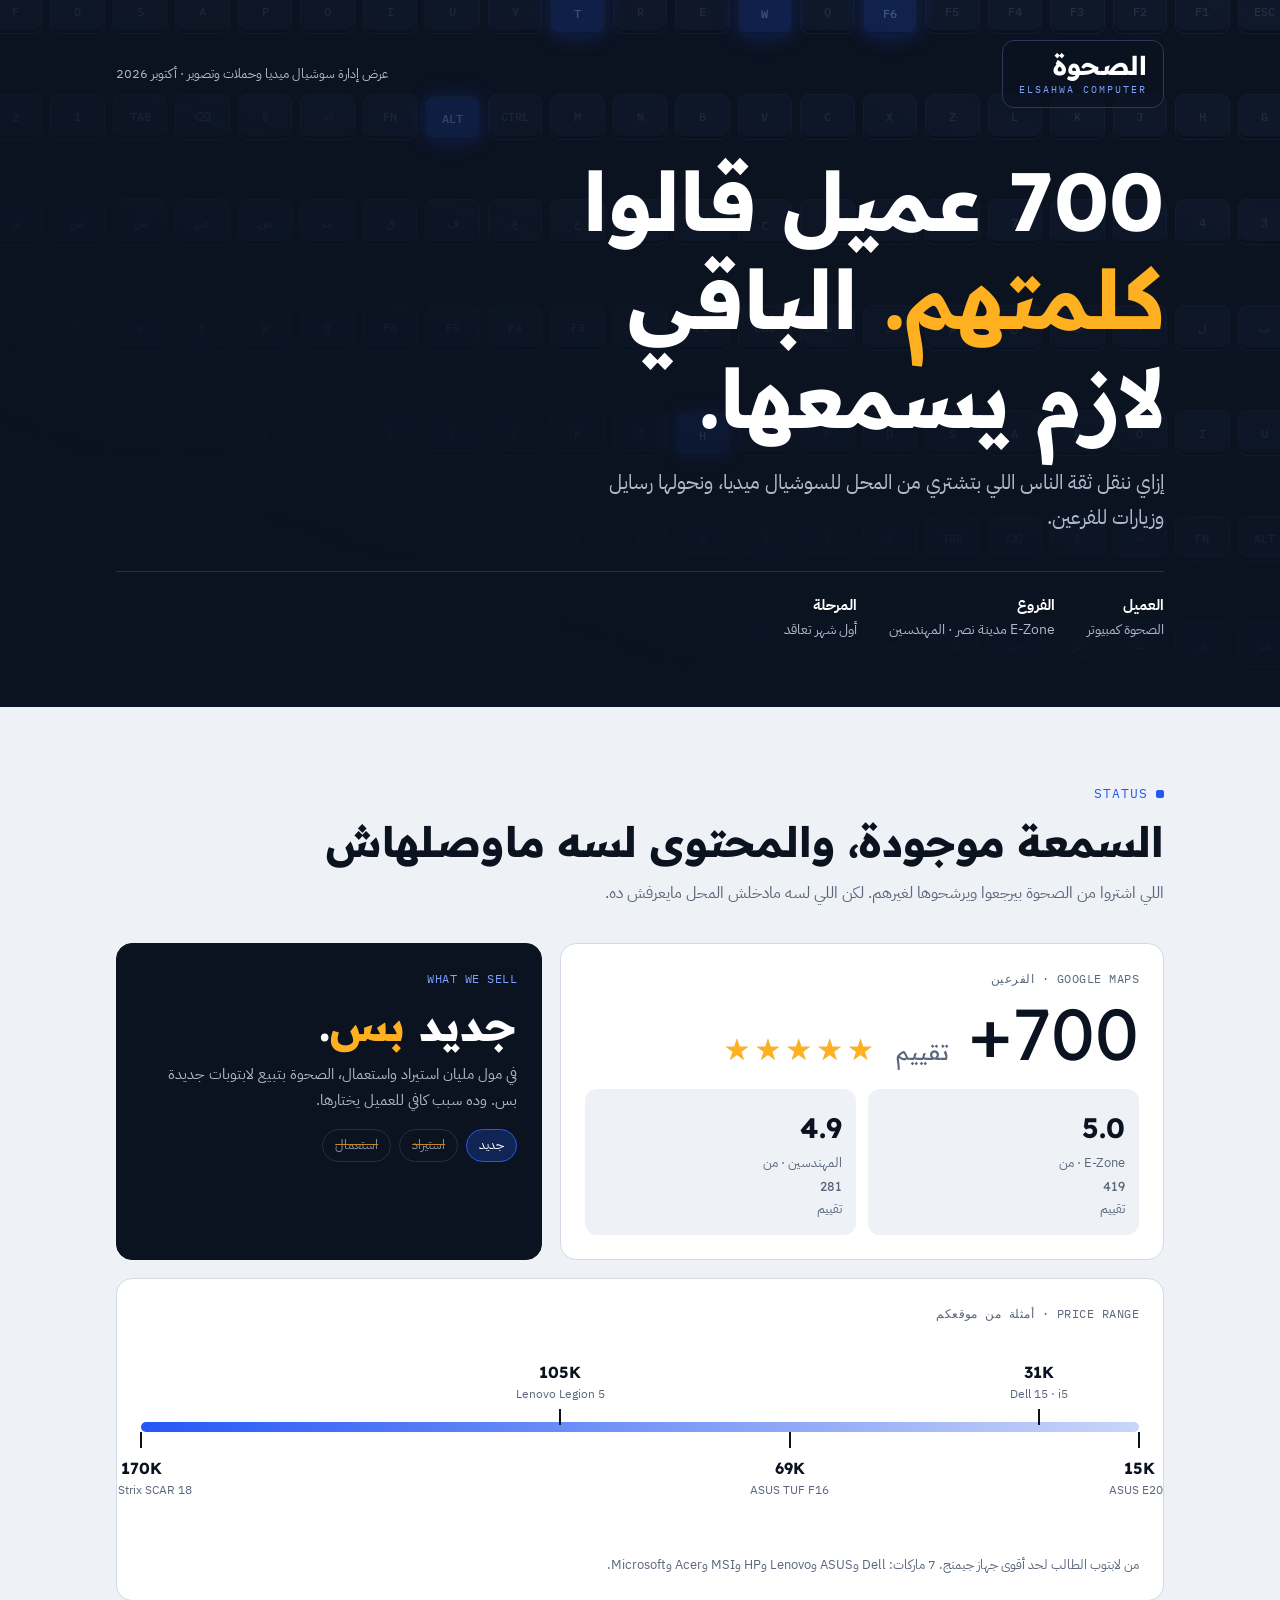
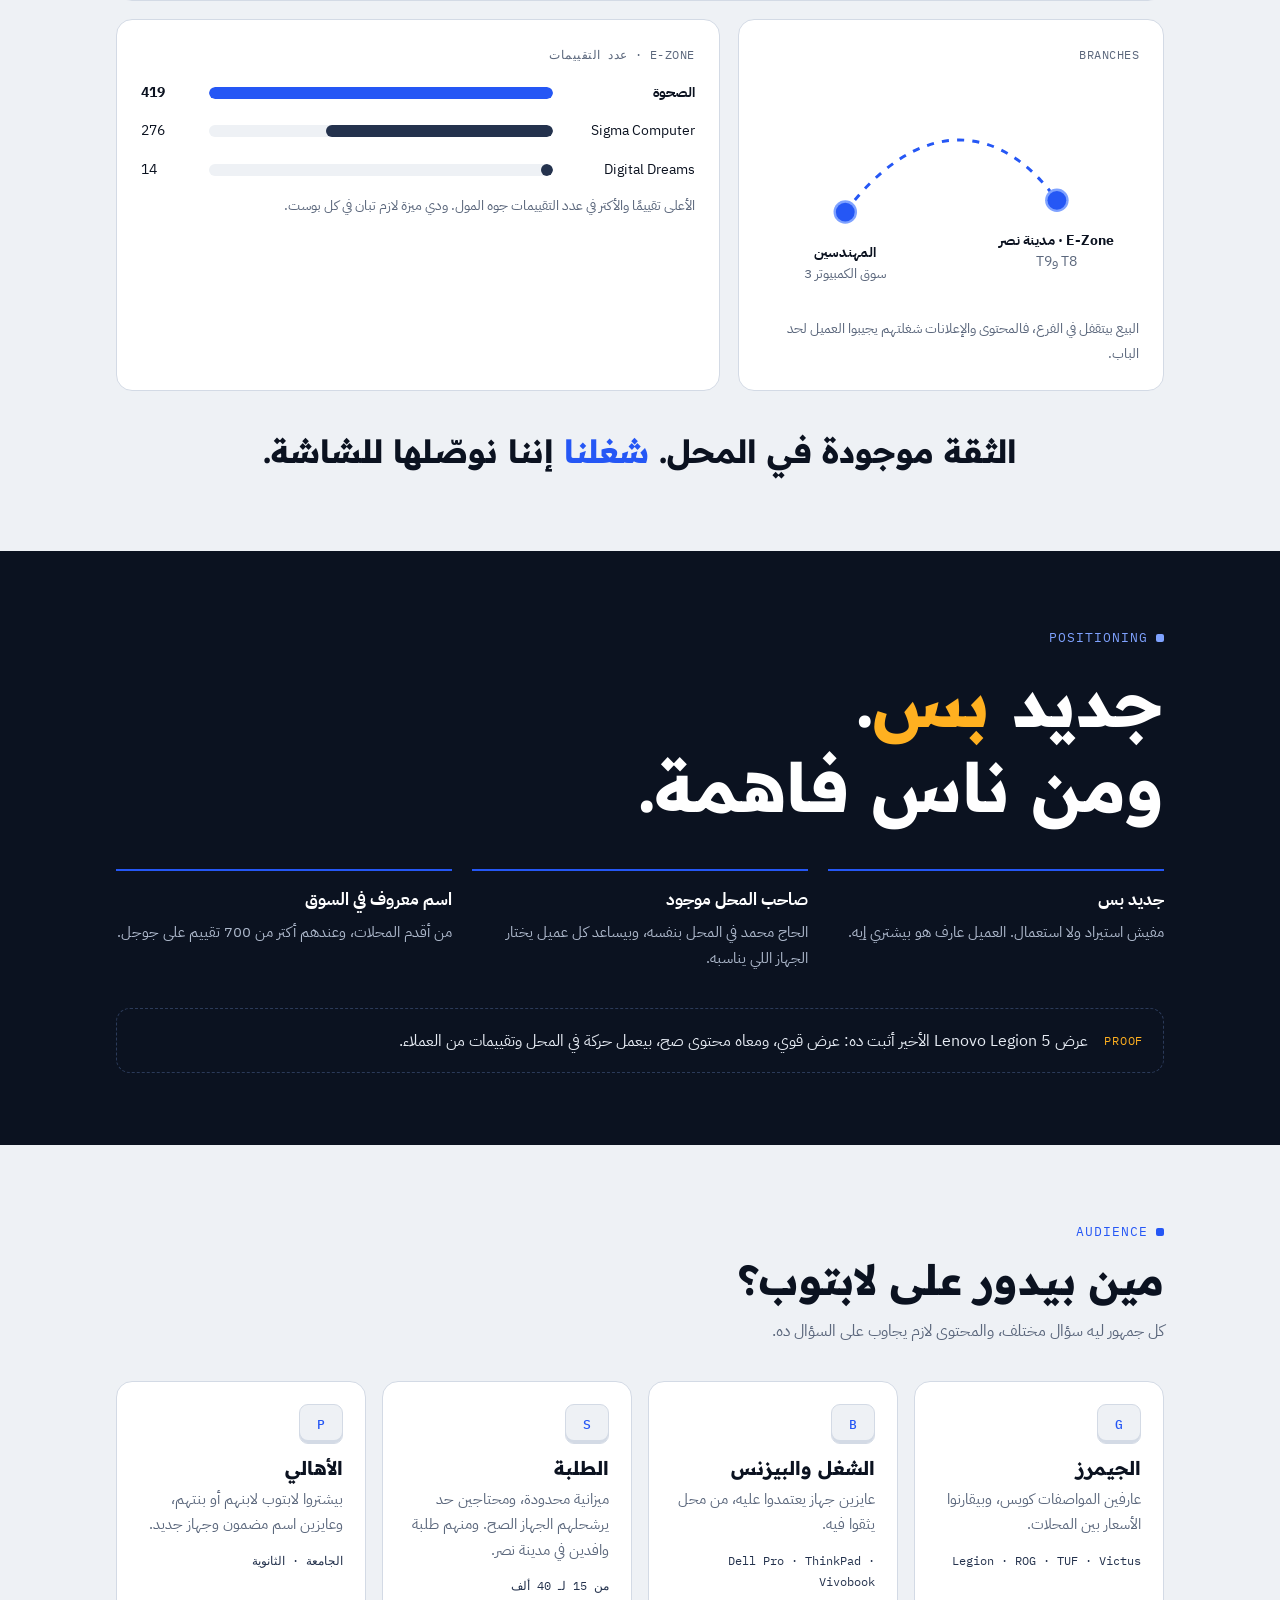
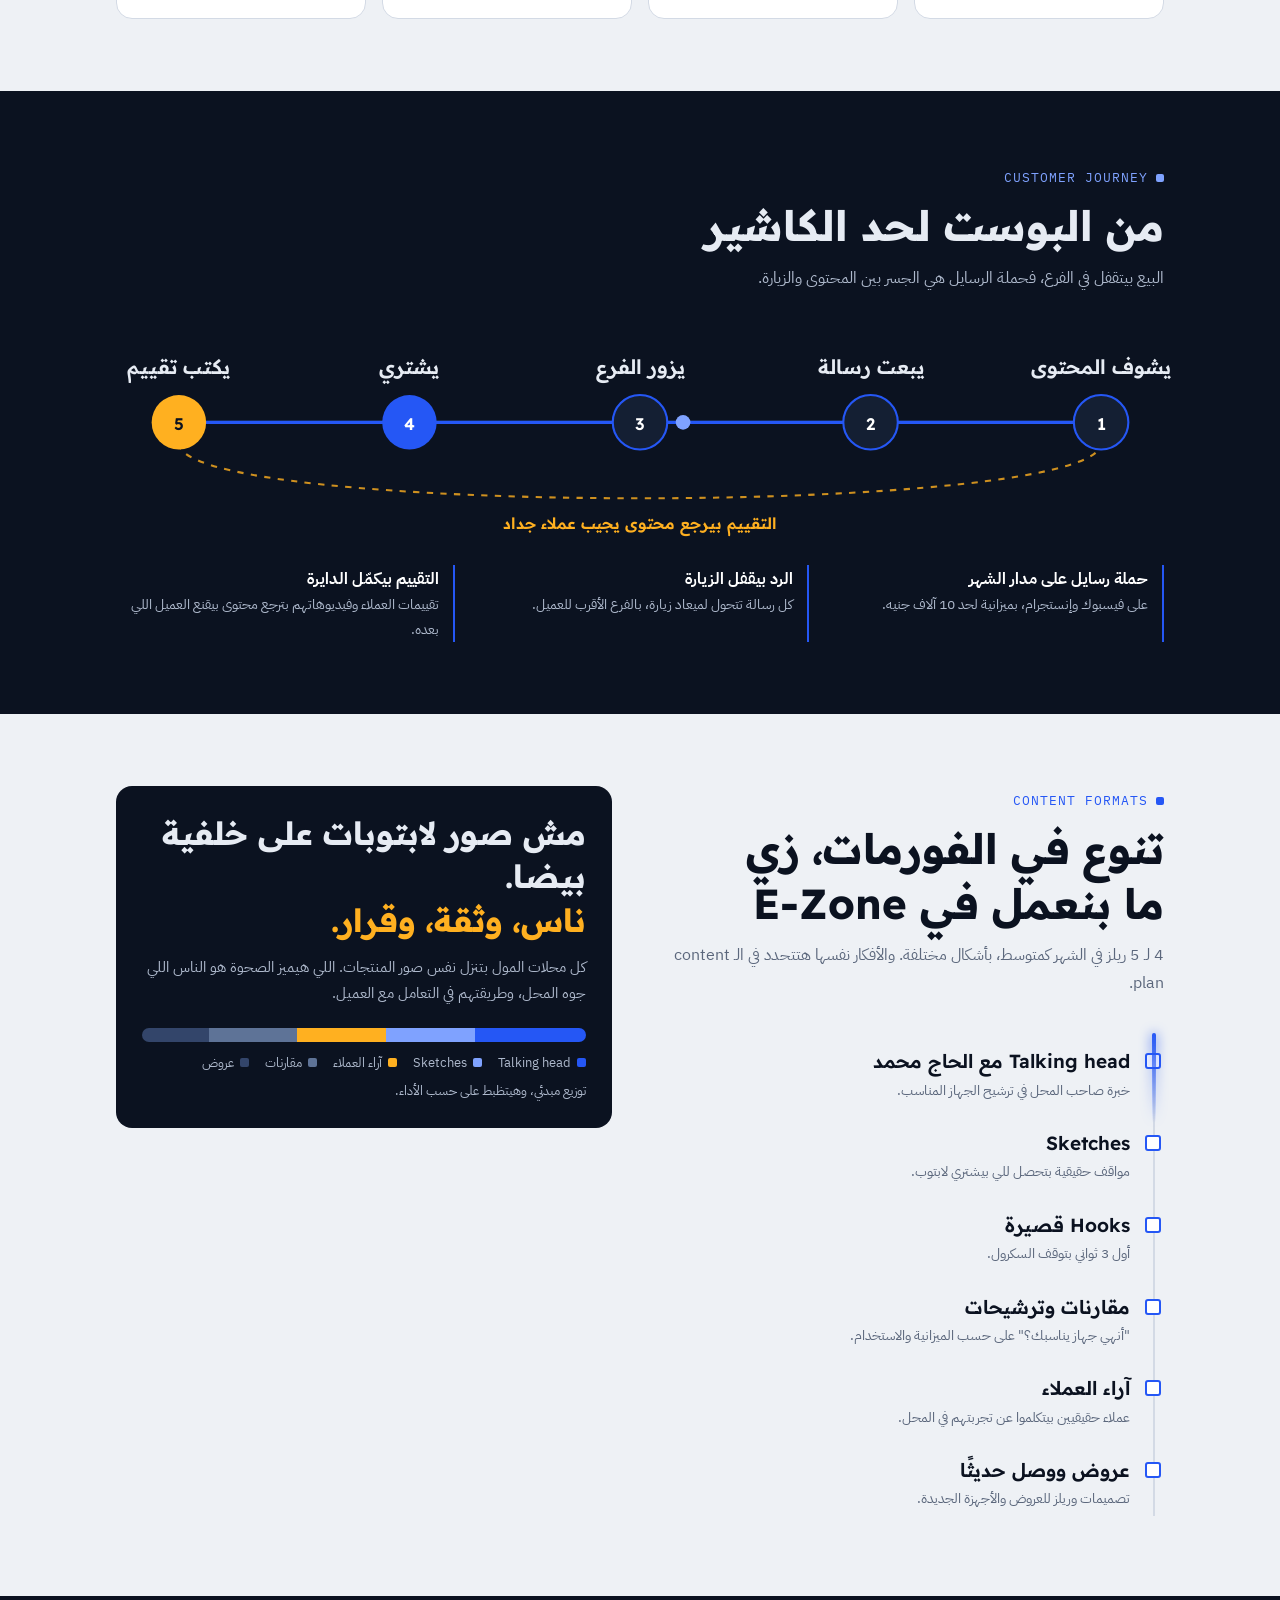
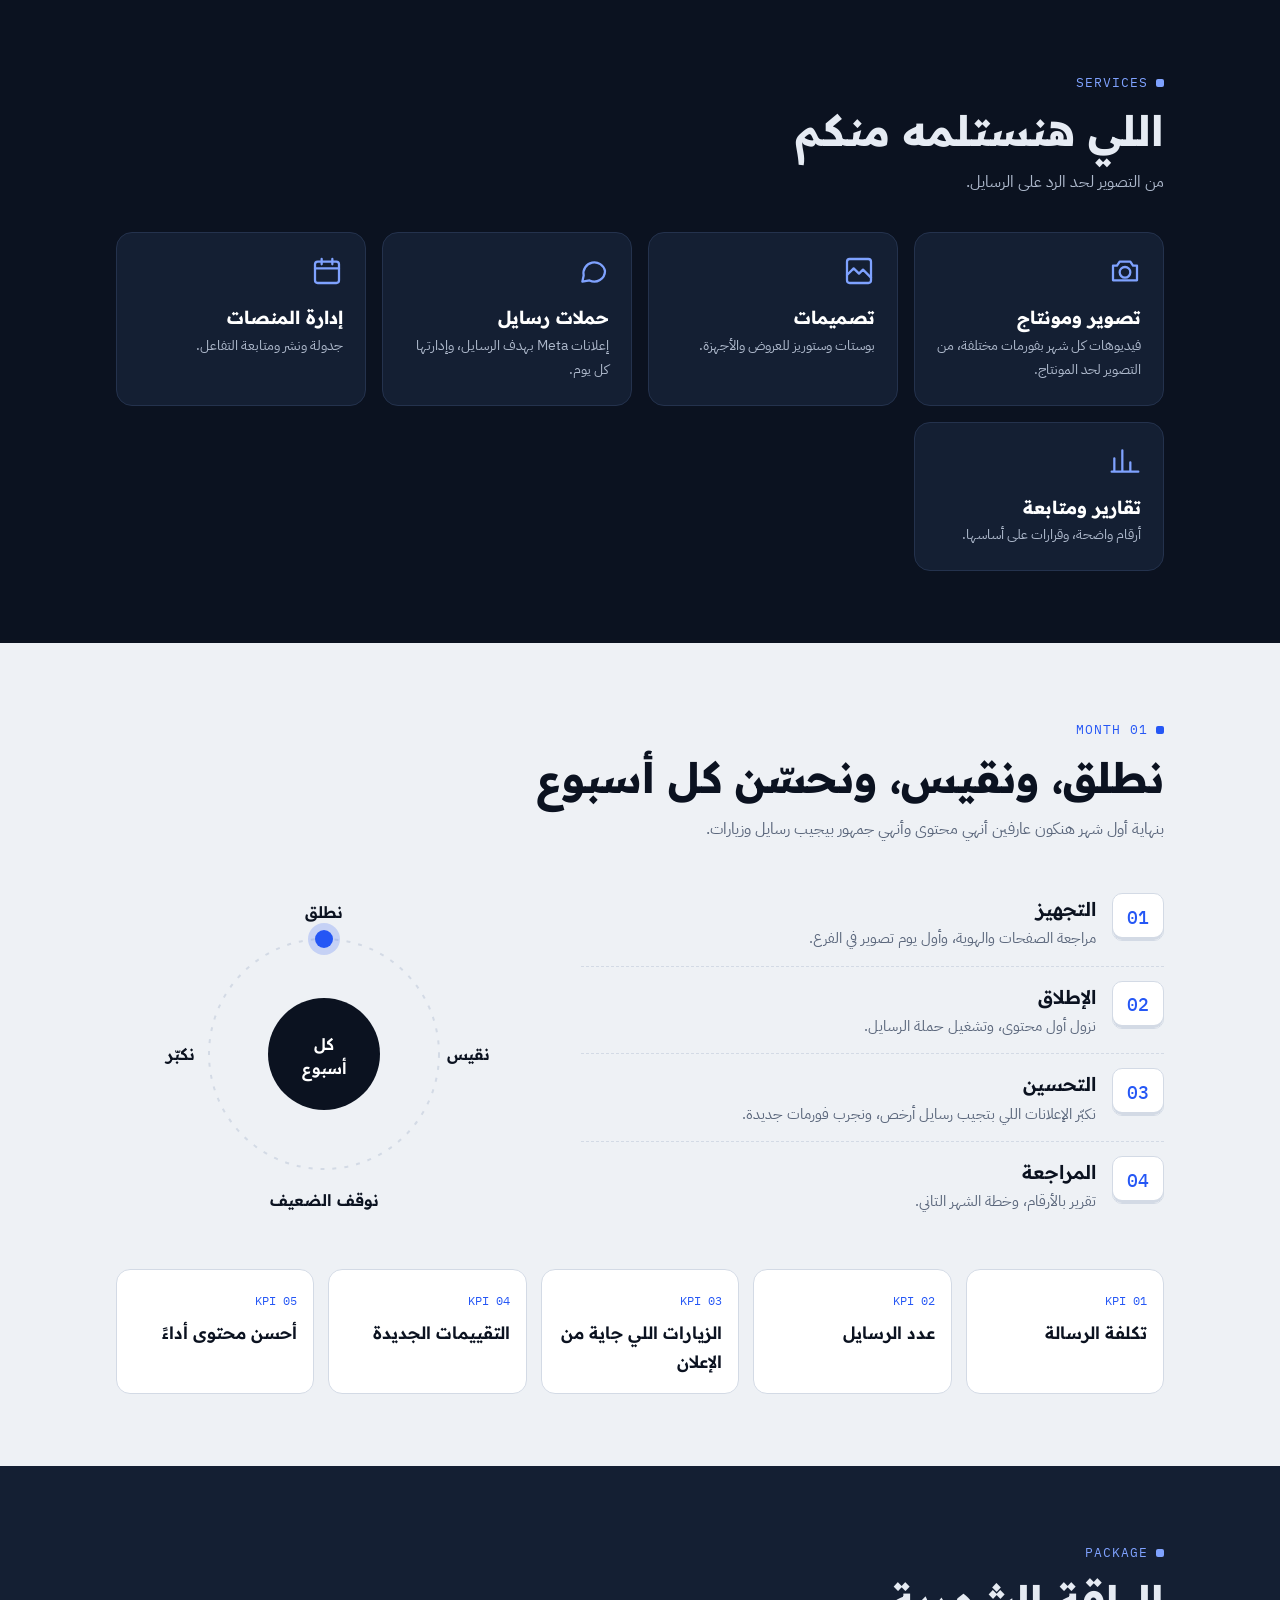
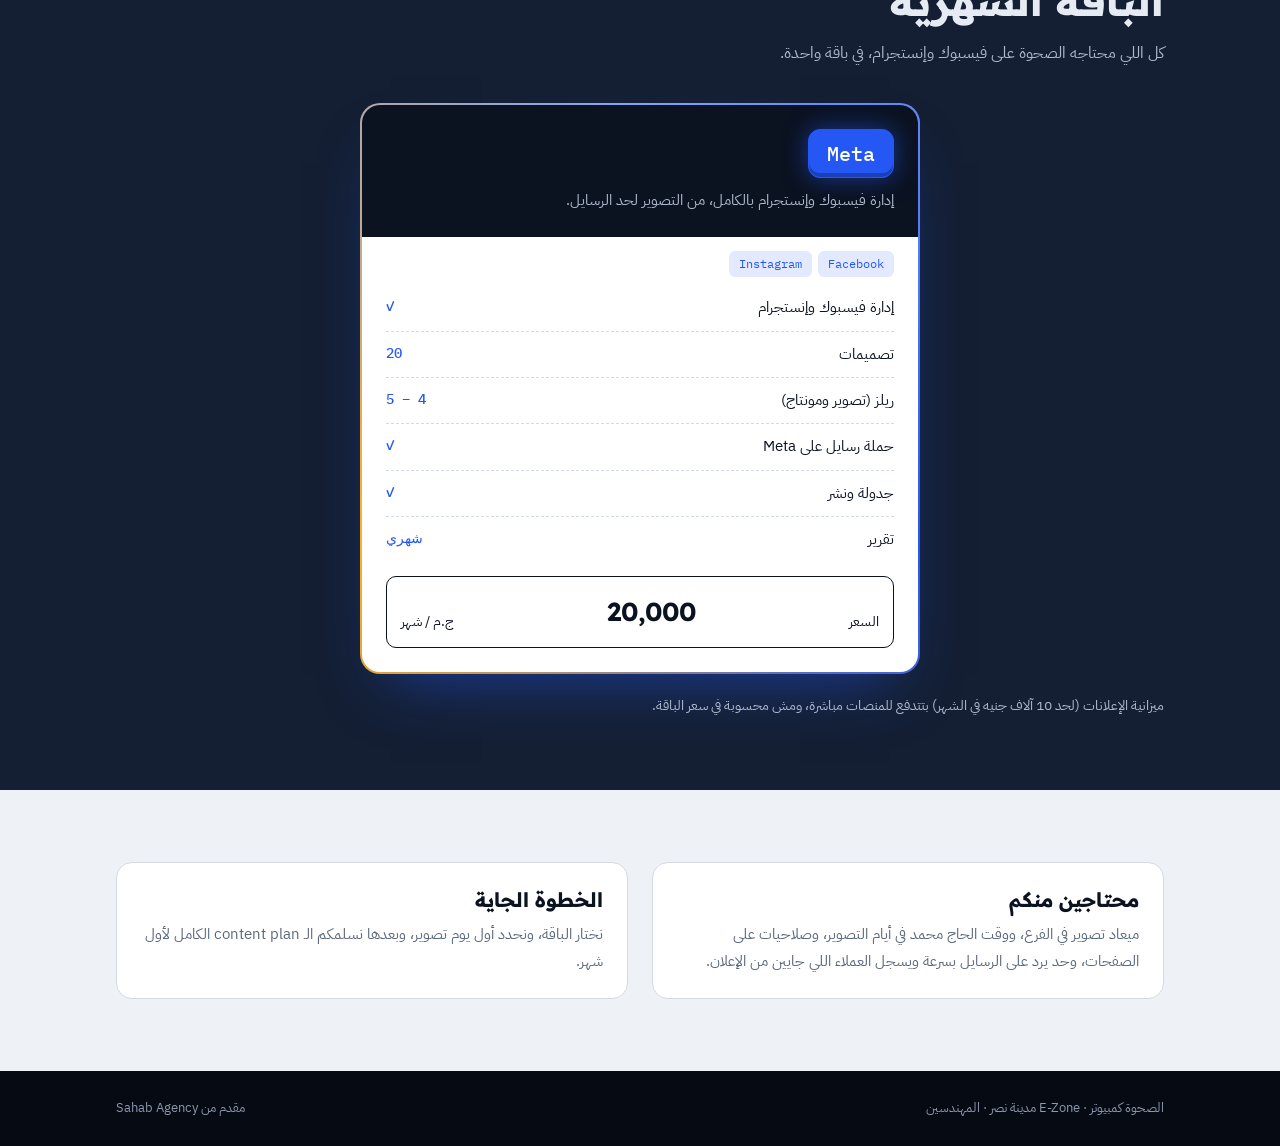
<file: index.html>
<!doctype html>
<html lang="ar" dir="rtl">
<head>
<meta charset="utf-8">
<meta name="viewport" content="width=device-width, initial-scale=1, viewport-fit=cover">
<title>عرض الصحوة كمبيوتر</title>
<link rel="preconnect" href="https://fonts.googleapis.com">
<link rel="preconnect" href="https://fonts.gstatic.com" crossorigin>
<link rel="stylesheet" href="https://fonts.googleapis.com/css2?family=Readex+Pro:wght@400;600;700&family=IBM+Plex+Sans+Arabic:wght@400;500;700&family=IBM+Plex+Mono:wght@500&display=swap">
<style>
/* Layout: laptop spec-sheet — cool paper with ink bands, cobalt signal, amber for stars; keycaps as the recurring motif. Single deliberate look. */
:root{
  --paper:#EEF1F5;
  --card:#FFFFFF;
  --ink:#0B1220;
  --ink-2:#141F33;
  --ink-3:#24324D;
  --cobalt:#2557F5;
  --cobalt-2:#7FA2FF;
  --amber:#FFB020;
  --muted:#5B677C;
  --soft:#AEB9CC;
  --line:#D3DAE5;
  --display:"Readex Pro","IBM Plex Sans Arabic",system-ui,sans-serif;
  --body:"IBM Plex Sans Arabic",system-ui,"Segoe UI",Tahoma,sans-serif;
  --mono:"IBM Plex Mono",ui-monospace,Menlo,monospace;
  --ease:cubic-bezier(.2,.7,.2,1);
  color-scheme:light;
}
*{box-sizing:border-box}
html{direction:rtl;scroll-behavior:smooth}
body{background:var(--paper);color:var(--ink);font-family:var(--body);font-size:16px;line-height:1.75;margin:0;overflow-x:hidden}
.wrap{max-width:1080px;margin:0 auto;padding-left:max(16px,env(safe-area-inset-left,0px));padding-right:max(16px,env(safe-area-inset-right,0px))}
section{padding-block:72px;position:relative}
.dark{background:var(--ink);color:#E6EBF3}
h1,h2,h3{font-family:var(--display);font-weight:700;line-height:1.3;text-wrap:balance;margin:0}
h2{font-size:clamp(28px,4.2vw,42px)}
h3{font-size:20px}
p{margin:0}
.eyebrow{display:inline-flex;align-items:center;gap:8px;font-family:var(--mono);font-size:12.5px;letter-spacing:.08em;color:var(--cobalt);margin-bottom:10px;text-transform:uppercase}
.eyebrow::before{content:"";width:8px;height:8px;border-radius:2px;background:currentColor}
.dark .eyebrow{color:var(--cobalt-2)}
.lead{color:var(--muted);max-width:60ch;margin-top:10px;margin-bottom:36px}
.dark .lead{color:var(--soft)}
.num{font-family:var(--display);font-variant-numeric:tabular-nums}
.mono{font-family:var(--mono)}

.progress{position:fixed;top:0;right:0;left:0;height:3px;z-index:20;padding-top:env(safe-area-inset-top,0px);pointer-events:none}
.progress i{display:block;height:3px;background:linear-gradient(270deg,var(--cobalt),var(--cobalt-2));transform-origin:right;transform:scaleX(0)}

/* hero */
.hero{background:var(--ink);color:#E6EBF3;padding-block:40px 64px;position:relative;overflow:hidden}
.keys{position:absolute;inset:-20px;display:grid;grid-template-columns:repeat(auto-fill,minmax(54px,1fr));gap:8px;padding:8px;opacity:.55;pointer-events:none;mask-image:linear-gradient(200deg,#000 0%,rgba(0,0,0,.6) 40%,transparent 75%);-webkit-mask-image:linear-gradient(200deg,#000 0%,rgba(0,0,0,.6) 40%,transparent 75%)}
.keys b{height:46px;border-radius:9px;background:var(--ink-2);border:1px solid #1E2A42;box-shadow:inset 0 -3px 0 #0A1020;font:500 12px var(--mono);color:#3A4B6C;display:grid;place-items:center;transition:background .5s,color .5s,box-shadow .5s,transform .2s}
.keys b.on{background:#16337F;color:var(--cobalt-2);box-shadow:inset 0 -3px 0 #0E2160,0 0 22px rgba(37,87,245,.55);transform:translateY(2px)}
.hero .wrap{position:relative;z-index:1}
.topbar{display:flex;justify-content:space-between;align-items:center;gap:12px;flex-wrap:wrap;font-size:13px;color:var(--soft)}
.mark{display:inline-flex;flex-direction:column;align-items:flex-start;line-height:1;padding:12px 16px;border:1.5px solid #2B3A59;border-radius:12px;background:rgba(11,18,32,.6)}
.mark b{font-family:var(--display);font-size:26px;color:#fff}
.mark small{font-family:var(--mono);font-size:10px;letter-spacing:.2em;color:var(--cobalt-2);margin-top:6px}
.hero h1{font-size:clamp(38px,7vw,82px);margin-top:44px;color:#fff;line-height:1.2;max-width:15ch}
.hero h1 .w{display:inline-block;animation:rise .9s var(--ease) both}
.hero h1 .hot{color:var(--amber)}
@keyframes rise{from{opacity:0;transform:translateY(40px)}to{opacity:1;transform:none}}
.hero .sub{font-size:clamp(17px,2.2vw,20px);max-width:48ch;margin-top:18px;color:var(--soft);animation:rise .9s .5s var(--ease) both}
.hero .meta{display:flex;gap:32px;flex-wrap:wrap;margin-top:36px;padding-top:20px;border-top:1px solid #24324D;font-size:14px;color:var(--soft);animation:rise .9s .7s var(--ease) both}
.hero .meta b{display:block;color:#fff;font-size:15px}

/* snapshot */
.snap{display:grid;grid-template-columns:repeat(12,1fr);gap:18px}
.card{background:var(--card);border:1px solid var(--line);border-radius:16px;padding:24px;position:relative;overflow:hidden;min-width:0}
.spot::before{content:"";position:absolute;inset:0;background:radial-gradient(320px circle at var(--mx,-300px) var(--my,-300px),rgba(37,87,245,.10),transparent 60%);pointer-events:none}
.c-stars{grid-column:span 7}
.c-new{grid-column:span 5;background:var(--ink);color:#fff;border-color:var(--ink)}
.c-ladder{grid-column:span 12}
.c-map{grid-column:span 5}
.c-rank{grid-column:span 7}
@media (max-width:860px){.c-stars,.c-new,.c-map,.c-rank{grid-column:span 12}}
.lbl{font-family:var(--mono);font-size:12px;color:var(--muted);letter-spacing:.04em}
.c-new .lbl{color:var(--cobalt-2)}
.stars-big{display:flex;align-items:flex-end;gap:18px;flex-wrap:wrap;margin-top:8px}
.stars-big .num{font-size:72px;line-height:1;color:var(--ink)}
.stars-big .num small{font-size:22px;color:var(--muted)}
.starrow{position:relative;display:inline-block;font-size:30px;letter-spacing:4px;line-height:1;color:var(--line)}
.starrow i{position:absolute;inset:0 0 0 auto;overflow:hidden;white-space:nowrap;color:var(--amber);font-style:normal;width:var(--w,100%)}
.branches{display:grid;grid-template-columns:1fr 1fr;gap:12px;margin-top:20px}
.br{background:var(--paper);border-radius:12px;padding:14px}
.br b{font-family:var(--display);font-size:28px}
.br span{display:block;font-size:13px;color:var(--muted)}
.c-new h3{font-size:clamp(30px,4vw,44px);margin-top:10px;line-height:1.2}
.c-new h3 em{font-style:normal;color:var(--amber)}
.c-new p{color:var(--soft);font-size:14.5px;margin-top:10px}
.x{display:flex;gap:8px;flex-wrap:wrap;margin-top:16px}
.x span{font-size:13px;border:1px solid #2B3A59;border-radius:99px;padding:4px 12px;color:var(--soft)}
.x span.no{text-decoration:line-through;text-decoration-color:var(--amber);opacity:.75}
.x span.yes{border-color:var(--cobalt);color:#fff;background:rgba(37,87,245,.25)}

.ladder{position:relative;margin-top:22px;padding-top:6px}
.ladder .track{height:10px;border-radius:99px;background:linear-gradient(270deg,#C9D5F8,var(--cobalt));transform-origin:right}
.ticks{position:relative;height:118px}
.tick{position:absolute;top:0;transform:translateX(50%);text-align:center;width:120px}
.tick::before{content:"";display:block;width:2px;height:16px;background:var(--ink);margin:0 auto 6px}
.tick b{display:block;font-family:var(--display);font-size:16px}
.tick span{display:block;font-size:12px;color:var(--muted);line-height:1.4}
.tick.up{top:-74px}
.tick.up::before{display:none}
.tick.up::after{content:"";display:block;width:2px;height:16px;background:var(--ink);margin:6px auto 0}
.ladder-note{font-size:12.5px;color:var(--muted);margin-top:4px}
@media (max-width:700px){
  .ticks{height:auto;display:grid;grid-template-columns:1fr 1fr;gap:10px;margin-top:14px}
  .tick,.tick.up{position:static;transform:none;width:auto;text-align:right;background:var(--paper);border-radius:10px;padding:10px}
  .tick::before,.tick.up::after{display:none}
  .ladder{padding-top:0}
}
.ladder-wrap{padding-top:70px}
@media (max-width:700px){.ladder-wrap{padding-top:0}}

.map{width:100%;height:auto;display:block;margin-top:6px}
.map text{font-family:var(--body);font-size:12px}
.flow{stroke-dasharray:6 7;animation:flow 1.4s linear infinite}
@keyframes flow{to{stroke-dashoffset:-26}}
.ping{transform-origin:center;transform-box:fill-box;animation:ping 2s var(--ease) infinite}
@keyframes ping{0%{transform:scale(.6);opacity:.9}100%{transform:scale(2.8);opacity:0}}
.bars{display:grid;gap:14px;margin-top:16px}
.bar{display:grid;grid-template-columns:130px 1fr 56px;gap:12px;align-items:center;font-size:14px}
.bar .t{height:12px;background:var(--paper);border-radius:99px;overflow:hidden}
.bar .t i{display:block;height:100%;background:var(--ink-3);border-radius:99px;transform-origin:right}
.bar.us{font-weight:700}
.bar.us .t i{background:var(--cobalt)}
.bar .v{text-align:left;font-variant-numeric:tabular-nums}
@media (max-width:480px){.bar{grid-template-columns:96px 1fr 44px;font-size:13px}}
.callout{margin-top:32px;font-family:var(--display);font-weight:700;font-size:clamp(22px,3.2vw,32px);text-align:center}
.callout em{font-style:normal;color:var(--cobalt)}

/* positioning */
.thesis{font-family:var(--display);font-weight:700;font-size:clamp(34px,6vw,68px);line-height:1.25;color:#fff}
.thesis em{font-style:normal;color:var(--amber)}
.pill3{display:grid;grid-template-columns:repeat(auto-fit,minmax(230px,1fr));gap:20px;margin-top:40px}
.pill3 > div{border-top:2px solid var(--cobalt);padding-top:14px}
.pill3 b{display:block;font-size:17px;color:#fff;margin-bottom:4px}
.pill3 p{font-size:15px;color:var(--soft)}
.proof{margin-top:36px;display:flex;gap:16px;align-items:center;flex-wrap:wrap;border:1px dashed #2B3A59;border-radius:14px;padding:18px 20px}
.proof .k{font-family:var(--mono);font-size:12px;color:var(--amber);letter-spacing:.06em}
.proof p{color:#E6EBF3;font-size:15.5px;flex:1;min-width:240px}

/* audience */
.aud{display:grid;grid-template-columns:repeat(auto-fit,minmax(240px,1fr));gap:16px}
.au{background:var(--card);border:1px solid var(--line);border-radius:16px;padding:22px;position:relative;overflow:hidden}
.au .cap{display:inline-grid;place-items:center;min-width:44px;height:40px;padding:0 10px;border-radius:9px;background:var(--paper);border:1px solid var(--line);box-shadow:inset 0 -3px 0 var(--line);font:500 13px var(--mono);color:var(--cobalt);margin-bottom:12px}
.au h3{font-size:19px}
.au p{font-size:14.5px;color:var(--muted);margin-top:6px}
.au .ex{font-family:var(--mono);font-size:12px;color:var(--ink-3);margin-top:12px}

/* journey */
.journey{position:relative;margin-top:10px}
.journey svg{width:100%;height:auto;display:block;overflow:visible}
.journey text{font-family:var(--display);font-weight:600}
.steps-m{display:none}
@media (max-width:700px){.journey svg{display:none}.steps-m{display:grid;gap:10px}}
.steps-m div{display:flex;gap:12px;align-items:center;background:var(--ink-2);border:1px solid #24324D;border-radius:12px;padding:12px 14px}
.steps-m b{font-family:var(--mono);color:var(--cobalt-2);font-size:13px}
.jnote{display:grid;grid-template-columns:repeat(auto-fit,minmax(220px,1fr));gap:16px;margin-top:28px}
.jnote div{border-right:2px solid var(--cobalt);padding-right:14px}
.jnote b{display:block;color:#fff;font-size:16px}
.jnote p{font-size:14px;color:var(--soft)}

/* formats */
.formats{display:grid;grid-template-columns:1fr 1fr;gap:56px;align-items:start}
@media (max-width:820px){.formats{grid-template-columns:1fr;gap:32px}}
.rail{position:relative;padding-right:34px}
.rail::before{content:"";position:absolute;right:9px;top:8px;bottom:8px;width:2px;background:var(--line)}
.rail::after{content:"";position:absolute;right:8px;top:0;width:4px;height:90px;border-radius:4px;background:linear-gradient(var(--cobalt),transparent);animation:travel 3.6s var(--ease) infinite;filter:drop-shadow(0 0 6px var(--cobalt))}
@keyframes travel{0%{top:0;opacity:0}10%{opacity:1}90%{opacity:1}100%{top:calc(100% - 90px);opacity:0}}
.node{position:relative;padding-block:12px}
.node::before{content:"";position:absolute;right:-31px;top:20px;width:12px;height:12px;border-radius:3px;background:var(--card);border:2px solid var(--cobalt)}
.node b{font-family:var(--display);font-weight:600;font-size:19px}
.node p{font-size:14px;color:var(--muted)}
.rulebox{background:var(--ink);color:#E6EBF3;border-radius:16px;padding:26px;position:sticky;top:calc(env(safe-area-inset-top,0px) + 24px)}
.rulebox .q{font-family:var(--display);font-weight:700;font-size:clamp(24px,3.2vw,32px);line-height:1.35}
.rulebox .q em{font-style:normal;color:var(--amber)}
.rulebox p{color:var(--soft);font-size:15px;margin-top:12px}
.mix{display:flex;height:14px;border-radius:99px;overflow:hidden;margin-top:22px}
.mix i{display:block;height:100%;transform-origin:right}
.mixkey{display:flex;flex-wrap:wrap;gap:6px 16px;margin-top:10px;font-size:12.5px;color:var(--soft)}
.mixkey span::before{content:"";display:inline-block;width:9px;height:9px;border-radius:2px;margin-left:6px;background:var(--c)}

/* services */
.svc{display:grid;grid-template-columns:repeat(auto-fit,minmax(220px,1fr));gap:16px}
.sv{background:var(--ink-2);border:1px solid #24324D;border-radius:16px;padding:22px;transition:transform .4s var(--ease),border-color .4s}
.sv:hover{transform:translateY(-4px);border-color:var(--cobalt)}
.sv svg{width:32px;height:32px;stroke:var(--cobalt-2);fill:none;stroke-width:1.7;stroke-linecap:round;stroke-linejoin:round}
.sv h3{font-size:18px;color:#fff;margin-top:10px}
.sv p{font-size:14px;color:var(--soft);margin-top:4px}

/* month */
.month{display:grid;grid-template-columns:1.4fr 1fr;gap:48px;align-items:center}
@media (max-width:860px){.month{grid-template-columns:1fr}}
.wk{display:grid;grid-template-columns:52px 1fr;gap:16px;padding-block:14px;border-bottom:1px dashed var(--line)}
.wk:last-child{border-bottom:0}
.wk .n{width:52px;height:48px;border-radius:10px;border:1px solid var(--line);background:var(--card);box-shadow:inset 0 -3px 0 var(--line);display:grid;place-items:center;font:500 18px var(--mono);color:var(--cobalt)}
.wk b{font-family:var(--display);font-weight:600;font-size:19px}
.wk p{font-size:14.5px;color:var(--muted)}
.loop{width:100%;max-width:340px;margin:0 auto;display:block}
.loop text{font-family:var(--display);font-weight:600;font-size:16px}
.spin{transform-origin:170px 170px;animation:turn 8s linear infinite}
@keyframes turn{to{transform:rotate(360deg)}}
.kpis{display:grid;grid-template-columns:repeat(auto-fit,minmax(190px,1fr));gap:14px;margin-top:40px}
.kpi{background:var(--card);border:1px solid var(--line);border-radius:14px;padding:16px}
.kpi .mono{font-size:11.5px;color:var(--cobalt)}
.kpi b{display:block;font-family:var(--display);font-weight:600;font-size:17px;margin-top:4px}

/* packages */
.offers{display:grid;grid-template-columns:repeat(auto-fit,minmax(300px,1fr));gap:24px;align-items:start}
.offer{background:var(--card);color:var(--ink);border-radius:20px;overflow:hidden;min-width:0;border:1px solid var(--line)}
@property --ang{syntax:"<angle>";inherits:false;initial-value:0deg}
.offer.pro{border:2.5px solid transparent;background:linear-gradient(var(--card),var(--card)) padding-box,conic-gradient(from var(--ang),var(--cobalt-2),var(--cobalt),var(--amber),var(--cobalt-2)) border-box;animation:angle 5s linear infinite;box-shadow:0 30px 60px -30px rgba(37,87,245,.6)}
@keyframes angle{to{--ang:360deg}}
.offer .head{padding:24px;display:flex;justify-content:space-between;align-items:flex-start;gap:12px;background:var(--paper)}
.offer.pro .head{background:var(--ink);color:#fff}
.keycap{display:inline-grid;place-items:center;padding:10px 18px;border-radius:12px;background:var(--card);border:1px solid var(--line);box-shadow:inset 0 -4px 0 var(--line);font:500 20px var(--mono);color:var(--ink)}
.offer.pro .keycap{background:var(--cobalt);border-color:var(--cobalt);box-shadow:inset 0 -4px 0 #1A3FB8,0 0 24px rgba(37,87,245,.55);color:#fff}
.offer .pitch{font-size:14.5px;margin-top:10px}
.offer.pro .pitch{color:var(--soft)}
.badge{display:inline-block;background:var(--amber);color:var(--ink);font-size:12px;font-weight:700;padding:4px 12px;border-radius:99px}
.plats{display:flex;gap:6px;flex-wrap:wrap;padding:14px 24px 0}
.plats span{font-family:var(--mono);font-size:11.5px;padding:3px 10px;border-radius:6px;background:var(--paper);color:var(--ink-3)}
.plats span.off{opacity:.4;text-decoration:line-through}
.offer.pro .plats span{background:#E3EAFF;color:var(--cobalt)}
.offer ul{list-style:none;margin:0;padding:8px 24px 4px}
.offer li{display:flex;gap:10px;justify-content:space-between;padding:10px 0;border-bottom:1px dashed var(--line);font-size:14.5px}
.offer li:last-child{border-bottom:0}
.offer li span:last-child{font-family:var(--mono);font-size:13.5px;color:var(--ink-3);white-space:nowrap}
.offer.pro li span:last-child{color:var(--cobalt);font-weight:500}
.offer li.no{color:#9AA4B5}
.offer li.no span:last-child{color:#B5BDCA}
.price{margin:10px 24px 24px;border:1.5px solid var(--ink);border-radius:10px;padding:12px 14px;display:flex;justify-content:space-between;align-items:flex-end;gap:12px;font-size:14px}
.price .blank{flex:1;border-bottom:1.5px dotted var(--ink);min-width:60px;height:1em}
.note{margin-top:20px;font-size:14px;color:var(--muted)}

.two{display:grid;grid-template-columns:repeat(auto-fit,minmax(280px,1fr));gap:24px}
.two h3{margin-bottom:8px}
.two p{color:var(--muted);font-size:15px}
footer{background:#060A12;color:#8C98AE;font-size:13px;padding-block:26px}
footer .wrap{display:flex;justify-content:space-between;gap:12px;flex-wrap:wrap}

:focus-visible{outline:2px solid var(--cobalt);outline-offset:3px}
@page{margin:0}
@media print{
  *{-webkit-print-color-adjust:exact!important;print-color-adjust:exact!important}
  *,*::before,*::after{animation:none!important;transition:none!important}
  .progress{display:none!important}
  .hero h1 .w,.hero .sub,.hero .meta{opacity:1!important;transform:none!important}
  .rulebox{position:static}
  .card,.offer,.au,.sv,.wk,.node,.kpi,.bar,.pill3>div,.jnote>div{break-inside:avoid}
}
@media (prefers-reduced-motion:reduce){
  *,*::before,*::after{animation:none!important;transition:none!important}
  html{scroll-behavior:auto}
}
</style>
</head>
<body>

<div class="progress" aria-hidden="true"><i id="prog"></i></div>

<header class="hero">
  <div class="keys" id="keys" aria-hidden="true"></div>
  <div class="wrap">
    <div class="topbar">
      <span class="mark"><b>الصحوة</b><small>ELSAHWA COMPUTER</small></span>
      <span>عرض إدارة سوشيال ميديا وحملات وتصوير · أكتوبر 2026</span>
    </div>
    <h1>
      <span class="w" style="animation-delay:.05s">700</span>
      <span class="w" style="animation-delay:.12s">عميل</span>
      <span class="w" style="animation-delay:.2s">قالوا</span>
      <span class="w hot" style="animation-delay:.28s">كلمتهم.</span>
      <span class="w" style="animation-delay:.42s">الباقي</span>
      <span class="w" style="animation-delay:.5s">لازم</span>
      <span class="w" style="animation-delay:.58s">يسمعها.</span>
    </h1>
    <p class="sub">إزاي ننقل ثقة الناس اللي بتشتري من المحل للسوشيال ميديا، ونحولها رسايل وزيارات للفرعين.</p>
    <div class="meta">
      <div><b>العميل</b>الصحوة كمبيوتر</div>
      <div><b>الفروع</b>E-Zone مدينة نصر · المهندسين</div>
      <div><b>المرحلة</b>أول شهر تعاقد</div>
    </div>
  </div>
</header>

<section>
  <div class="wrap">
    <div class="eyebrow">Status</div>
    <h2>السمعة موجودة، والمحتوى لسه ماوصلهاش</h2>
    <p class="lead">اللي اشتروا من الصحوة بيرجعوا ويرشحوها لغيرهم. لكن اللي لسه مادخلش المحل مايعرفش ده.</p>
    <div class="snap">
      <div class="card spot c-stars" data-anim="rise">
        <div class="lbl">GOOGLE MAPS · الفرعين</div>
        <div class="stars-big">
          <div class="num"><span data-count="700">700</span>+ <small>تقييم</small></div>
          <div><span class="starrow" aria-label="تقييم 5 من 5">★★★★★<i data-stars>★★★★★</i></span></div>
        </div>
        <div class="branches">
          <div class="br"><b class="num">5.0</b><span>E-Zone · من <span class="num">419</span> تقييم</span></div>
          <div class="br"><b class="num">4.9</b><span>المهندسين · من <span class="num">281</span> تقييم</span></div>
        </div>
      </div>
      <div class="card c-new" data-anim="rise" data-d="100">
        <div class="lbl">WHAT WE SELL</div>
        <h3>جديد <em>بس</em>.</h3>
        <p>في مول مليان استيراد واستعمال، الصحوة بتبيع لابتوبات جديدة بس. وده سبب كافي للعميل يختارها.</p>
        <div class="x"><span class="yes">جديد</span><span class="no">استيراد</span><span class="no">استعمال</span></div>
      </div>
      <div class="card spot c-ladder" data-anim="rise">
        <div class="lbl">PRICE RANGE · أمثلة من موقعكم</div>
        <div class="ladder-wrap">
          <div class="ladder">
            <div class="track" data-grow></div>
            <div class="ticks">
              <div class="tick" style="right:0%"><b class="num">15K</b><span>ASUS E203</span></div>
              <div class="tick up" style="right:10%"><b class="num">31K</b><span>Dell 15 · i5</span></div>
              <div class="tick" style="right:35%"><b class="num">69K</b><span>ASUS TUF F16</span></div>
              <div class="tick up" style="right:58%"><b class="num">105K</b><span>Lenovo Legion 5</span></div>
              <div class="tick" style="right:100%"><b class="num">170K</b><span>ROG Strix SCAR 18</span></div>
            </div>
          </div>
        </div>
        <p class="ladder-note">من لابتوب الطالب لحد أقوى جهاز جيمنج. 7 ماركات: Dell وASUS وLenovo وHP وMSI وAcer وMicrosoft.</p>
      </div>
      <div class="card spot c-map" data-anim="rise">
        <div class="lbl">BRANCHES</div>
        <svg class="map" viewBox="0 0 320 210" role="img" aria-label="فرعين: E-Zone في مدينة نصر، والمهندسين">
          <path class="flow" d="M70 120 C130 40, 200 40, 250 110" stroke="#2557F5" stroke-width="2.5" fill="none"/>
          <circle class="ping" cx="250" cy="110" r="10" fill="#7FA2FF"/>
          <circle cx="250" cy="110" r="8" fill="#2557F5"/>
          <circle class="ping" cx="70" cy="120" r="10" fill="#7FA2FF" style="animation-delay:1s"/>
          <circle cx="70" cy="120" r="8" fill="#2557F5"/>
          <text x="250" y="148" text-anchor="middle" fill="#0B1220" font-weight="700">E-Zone · مدينة نصر</text>
          <text x="250" y="166" text-anchor="middle" fill="#5B677C">T8 وT9</text>
          <text x="70" y="158" text-anchor="middle" fill="#0B1220" font-weight="700">المهندسين</text>
          <text x="70" y="176" text-anchor="middle" fill="#5B677C">سوق الكمبيوتر 3</text>
        </svg>
        <p style="font-size:14px;color:var(--muted)">البيع بيتقفل في الفرع، فالمحتوى والإعلانات شغلتهم يجيبوا العميل لحد الباب.</p>
      </div>
      <div class="card spot c-rank" data-anim="rise" data-d="100">
        <div class="lbl">E-ZONE · عدد التقييمات</div>
        <div class="bars">
          <div class="bar us"><span>الصحوة</span><span class="t"><i data-bar style="width:100%"></i></span><span class="v">419</span></div>
          <div class="bar"><span>Sigma Computer</span><span class="t"><i data-bar style="width:66%"></i></span><span class="v">276</span></div>
          <div class="bar"><span>Digital Dreams</span><span class="t"><i data-bar style="width:3.5%"></i></span><span class="v">14</span></div>
        </div>
        <p style="font-size:14px;color:var(--muted);margin-top:12px">الأعلى تقييمًا والأكتر في عدد التقييمات جوه المول. ودي ميزة لازم تبان في كل بوست.</p>
      </div>
    </div>
    <p class="callout" data-anim="rise">الثقة موجودة في المحل. <em>شغلنا</em> إننا نوصّلها للشاشة.</p>
  </div>
</section>

<section class="dark">
  <div class="wrap">
    <div class="eyebrow">Positioning</div>
    <p class="thesis" data-anim="rise">جديد <em>بس</em>.<br>ومن ناس فاهمة.</p>
    <div class="pill3">
      <div data-anim="rise"><b>جديد بس</b><p>مفيش استيراد ولا استعمال. العميل عارف هو بيشتري إيه.</p></div>
      <div data-anim="rise" data-d="100"><b>صاحب المحل موجود</b><p>الحاج محمد في المحل بنفسه، وبيساعد كل عميل يختار الجهاز اللي يناسبه.</p></div>
      <div data-anim="rise" data-d="200"><b>اسم معروف في السوق</b><p>من أقدم المحلات، وعندهم أكتر من 700 تقييم على جوجل.</p></div>
    </div>
    <div class="proof" data-anim="rise">
      <span class="k mono">PROOF</span>
      <p>عرض Lenovo Legion 5 الأخير أثبت ده: عرض قوي، ومعاه محتوى صح، بيعمل حركة في المحل وتقييمات من العملاء.</p>
    </div>
  </div>
</section>

<section>
  <div class="wrap">
    <div class="eyebrow">Audience</div>
    <h2>مين بيدور على لابتوب؟</h2>
    <p class="lead">كل جمهور ليه سؤال مختلف، والمحتوى لازم يجاوب على السؤال ده.</p>
    <div class="aud">
      <div class="au spot" data-anim="rise"><span class="cap">G</span><h3>الجيمرز</h3><p>عارفين المواصفات كويس، وبيقارنوا الأسعار بين المحلات.</p><div class="ex">Legion · ROG · TUF · Victus</div></div>
      <div class="au spot" data-anim="rise" data-d="80"><span class="cap">B</span><h3>الشغل والبيزنس</h3><p>عايزين جهاز يعتمدوا عليه، من محل يثقوا فيه.</p><div class="ex">Dell Pro · ThinkPad · Vivobook</div></div>
      <div class="au spot" data-anim="rise" data-d="160"><span class="cap">S</span><h3>الطلبة</h3><p>ميزانية محدودة، ومحتاجين حد يرشحلهم الجهاز الصح. ومنهم طلبة وافدين في مدينة نصر.</p><div class="ex">من 15 لـ 40 ألف</div></div>
      <div class="au spot" data-anim="rise" data-d="240"><span class="cap">P</span><h3>الأهالي</h3><p>بيشتروا لابتوب لابنهم أو بنتهم، وعايزين اسم مضمون وجهاز جديد.</p><div class="ex">الجامعة · الثانوية</div></div>
    </div>
  </div>
</section>

<section class="dark">
  <div class="wrap">
    <div class="eyebrow">Customer Journey</div>
    <h2>من البوست لحد الكاشير</h2>
    <p class="lead">البيع بيتقفل في الفرع، فحملة الرسايل هي الجسر بين المحتوى والزيارة.</p>
    <div class="journey" data-anim="journey">
      <svg viewBox="0 0 1000 200" role="img" aria-label="رحلة العميل: يشوف المحتوى، يبعت رسالة، يزور الفرع، يشتري، يكتب تقييم">
        <path d="M940 90 L60 90" stroke="#24324D" stroke-width="3" fill="none"/>
        <path data-draw d="M940 90 L60 90" pathLength="100" stroke="#2557F5" stroke-width="3" fill="none" stroke-dasharray="100 100"/>
        <path d="M60 110 C60 180, 940 180, 940 110" stroke="#FFB020" stroke-width="2" fill="none" stroke-dasharray="5 7" class="flow" opacity=".8"/>
        <circle r="7" fill="#7FA2FF"><animateMotion dur="5s" repeatCount="indefinite" path="M940 90 L60 90"/></circle>
        <g font-size="19" text-anchor="middle">
          <circle cx="940" cy="90" r="26" fill="#141F33" stroke="#2557F5" stroke-width="2"/><text x="940" y="97" fill="#fff" font-size="16">1</text><text x="940" y="44" fill="#E6EBF3">يشوف المحتوى</text>
          <circle cx="720" cy="90" r="26" fill="#141F33" stroke="#2557F5" stroke-width="2"/><text x="720" y="97" fill="#fff" font-size="16">2</text><text x="720" y="44" fill="#E6EBF3">يبعت رسالة</text>
          <circle cx="500" cy="90" r="26" fill="#141F33" stroke="#2557F5" stroke-width="2"/><text x="500" y="97" fill="#fff" font-size="16">3</text><text x="500" y="44" fill="#E6EBF3">يزور الفرع</text>
          <circle cx="280" cy="90" r="26" fill="#2557F5"/><text x="280" y="97" fill="#fff" font-size="16">4</text><text x="280" y="44" fill="#E6EBF3">يشتري</text>
          <circle cx="60" cy="90" r="26" fill="#FFB020"/><text x="60" y="97" fill="#0B1220" font-size="16">5</text><text x="60" y="44" fill="#E6EBF3">يكتب تقييم</text>
          <text x="500" y="192" fill="#FFB020" font-size="15">التقييم بيرجع محتوى يجيب عملاء جداد</text>
        </g>
      </svg>
      <div class="steps-m">
        <div><b>01</b>يشوف المحتوى</div><div><b>02</b>يبعت رسالة</div><div><b>03</b>يزور الفرع</div><div><b>04</b>يشتري</div><div><b>05</b>يكتب تقييم، ويرجع محتوى</div>
      </div>
    </div>
    <div class="jnote">
      <div data-anim="rise"><b>حملة رسايل على مدار الشهر</b><p>على فيسبوك وإنستجرام، بميزانية لحد 10 آلاف جنيه.</p></div>
      <div data-anim="rise" data-d="100"><b>الرد بيقفل الزيارة</b><p>كل رسالة تتحول لميعاد زيارة، بالفرع الأقرب للعميل.</p></div>
      <div data-anim="rise" data-d="200"><b>التقييم بيكمّل الدايرة</b><p>تقييمات العملاء وفيديوهاتهم بترجع محتوى بيقنع العميل اللي بعده.</p></div>
    </div>
  </div>
</section>

<section>
  <div class="wrap formats">
    <div>
      <div class="eyebrow">Content Formats</div>
      <h2>تنوع في الفورمات، زي ما بنعمل في E-Zone</h2>
      <p class="lead">4 لـ 5 ريلز في الشهر كمتوسط، بأشكال مختلفة. والأفكار نفسها هتتحدد في الـ content plan.</p>
      <div class="rail">
        <div class="node" data-anim="rise"><b>Talking head مع الحاج محمد</b><p>خبرة صاحب المحل في ترشيح الجهاز المناسب.</p></div>
        <div class="node" data-anim="rise" data-d="60"><b>Sketches</b><p>مواقف حقيقية بتحصل للي بيشتري لابتوب.</p></div>
        <div class="node" data-anim="rise" data-d="120"><b>Hooks قصيرة</b><p>أول 3 ثواني بتوقف السكرول.</p></div>
        <div class="node" data-anim="rise" data-d="180"><b>مقارنات وترشيحات</b><p>"أنهي جهاز يناسبك؟" على حسب الميزانية والاستخدام.</p></div>
        <div class="node" data-anim="rise" data-d="240"><b>آراء العملاء</b><p>عملاء حقيقيين بيتكلموا عن تجربتهم في المحل.</p></div>
        <div class="node" data-anim="rise" data-d="300"><b>عروض ووصل حديثًا</b><p>تصميمات وريلز للعروض والأجهزة الجديدة.</p></div>
      </div>
    </div>
    <div class="rulebox" data-anim="rise" data-d="150">
      <div class="q">مش صور لابتوبات على خلفية بيضا.<br><em>ناس، وثقة، وقرار.</em></div>
      <p>كل محلات المول بتنزل نفس صور المنتجات. اللي هيميز الصحوة هو الناس اللي جوه المحل، وطريقتهم في التعامل مع العميل.</p>
      <div class="mix" data-anim="mix" aria-hidden="true">
        <i style="flex:25;background:var(--cobalt)"></i><i style="flex:20;background:var(--cobalt-2)"></i><i style="flex:20;background:var(--amber)"></i><i style="flex:20;background:#5E7397"></i><i style="flex:15;background:#33456A"></i>
      </div>
      <div class="mixkey"><span style="--c:var(--cobalt)">Talking head</span><span style="--c:var(--cobalt-2)">Sketches</span><span style="--c:var(--amber)">آراء العملاء</span><span style="--c:#5E7397">مقارنات</span><span style="--c:#33456A">عروض</span></div>
      <p style="font-size:12.5px;margin-top:6px">توزيع مبدئي، وهيتظبط على حسب الأداء.</p>
    </div>
  </div>
</section>

<section class="dark">
  <div class="wrap">
    <div class="eyebrow">Services</div>
    <h2>اللي هنستلمه منكم</h2>
    <p class="lead">من التصوير لحد الرد على الرسايل.</p>
    <div class="svc">
      <div class="sv" data-anim="rise"><svg viewBox="0 0 24 24"><path d="M3 8h3l2-3h8l2 3h3v11H3z"/><circle cx="12" cy="13" r="4"/></svg><h3>تصوير ومونتاج</h3><p>فيديوهات كل شهر بفورمات مختلفة، من التصوير لحد المونتاج.</p></div>
      <div class="sv" data-anim="rise" data-d="60"><svg viewBox="0 0 24 24"><rect x="3" y="3" width="18" height="18" rx="2"/><path d="M3 15l5-5 4 4 3-3 6 6"/></svg><h3>تصميمات</h3><p>بوستات وستوريز للعروض والأجهزة.</p></div>
      <div class="sv" data-anim="rise" data-d="120"><svg viewBox="0 0 24 24"><path d="M21 12a8 8 0 0 1-11.6 7.1L4 20l1-4.6A8 8 0 1 1 21 12z"/></svg><h3>حملات رسايل</h3><p>إعلانات Meta بهدف الرسايل، وإدارتها كل يوم.</p></div>
      <div class="sv" data-anim="rise" data-d="180"><svg viewBox="0 0 24 24"><rect x="3" y="5" width="18" height="16" rx="2"/><path d="M3 10h18M8 3v4M16 3v4"/></svg><h3>إدارة المنصات</h3><p>جدولة ونشر ومتابعة التفاعل.</p></div>
      <div class="sv" data-anim="rise" data-d="300"><svg viewBox="0 0 24 24"><path d="M4 20V10M10 20V4M16 20v-7M22 20H2"/></svg><h3>تقارير ومتابعة</h3><p>أرقام واضحة، وقرارات على أساسها.</p></div>
    </div>
  </div>
</section>

<section>
  <div class="wrap">
    <div class="eyebrow">Month 01</div>
    <h2>نطلق، ونقيس، ونحسّن كل أسبوع</h2>
    <p class="lead">بنهاية أول شهر هنكون عارفين أنهي محتوى وأنهي جمهور بيجيب رسايل وزيارات.</p>
    <div class="month">
      <div>
        <div class="wk" data-anim="rise"><span class="n">01</span><div><b>التجهيز</b><p>مراجعة الصفحات والهوية، وأول يوم تصوير في الفرع.</p></div></div>
        <div class="wk" data-anim="rise" data-d="80"><span class="n">02</span><div><b>الإطلاق</b><p>نزول أول محتوى، وتشغيل حملة الرسايل.</p></div></div>
        <div class="wk" data-anim="rise" data-d="160"><span class="n">03</span><div><b>التحسين</b><p>نكبّر الإعلانات اللي بتجيب رسايل أرخص، ونجرب فورمات جديدة.</p></div></div>
        <div class="wk" data-anim="rise" data-d="240"><span class="n">04</span><div><b>المراجعة</b><p>تقرير بالأرقام، وخطة الشهر التاني.</p></div></div>
      </div>
      <svg class="loop" viewBox="0 0 340 340" role="img" aria-label="دورة التحسين الأسبوعية">
        <circle cx="170" cy="170" r="115" fill="none" stroke="#D3DAE5" stroke-width="2" stroke-dasharray="4 8"/>
        <g class="spin"><circle cx="170" cy="55" r="9" fill="#2557F5"/><circle cx="170" cy="55" r="16" fill="#2557F5" opacity=".2"/></g>
        <circle cx="170" cy="170" r="56" fill="#0B1220"/>
        <text x="170" y="166" text-anchor="middle" fill="#fff" font-size="17">كل</text>
        <text x="170" y="190" text-anchor="middle" fill="#fff" font-size="17">أسبوع</text>
        <text x="170" y="34" text-anchor="middle" fill="#0B1220">نطلق</text>
        <text x="314" y="176" text-anchor="middle" fill="#0B1220">نقيس</text>
        <text x="170" y="322" text-anchor="middle" fill="#0B1220">نوقف الضعيف</text>
        <text x="26" y="176" text-anchor="middle" fill="#0B1220">نكبّر</text>
      </svg>
    </div>
    <div class="kpis">
      <div class="kpi" data-anim="rise"><span class="mono">KPI 01</span><b>تكلفة الرسالة</b></div>
      <div class="kpi" data-anim="rise" data-d="60"><span class="mono">KPI 02</span><b>عدد الرسايل</b></div>
      <div class="kpi" data-anim="rise" data-d="120"><span class="mono">KPI 03</span><b>الزيارات اللي جاية من الإعلان</b></div>
      <div class="kpi" data-anim="rise" data-d="180"><span class="mono">KPI 04</span><b>التقييمات الجديدة</b></div>
      <div class="kpi" data-anim="rise" data-d="240"><span class="mono">KPI 05</span><b>أحسن محتوى أداءً</b></div>
    </div>
  </div>
</section>

<section class="dark" id="offers" style="background:var(--ink-2)">
  <div class="wrap">
    <div class="eyebrow">Package</div>
    <h2>الباقة الشهرية</h2>
    <p class="lead">كل اللي محتاجه الصحوة على فيسبوك وإنستجرام، في باقة واحدة.</p>
    <div class="offers" style="grid-template-columns:minmax(0,560px);justify-content:center">
      <div class="offer pro" data-anim="rise">
        <div class="head"><div><span class="keycap">Meta</span><p class="pitch">إدارة فيسبوك وإنستجرام بالكامل، من التصوير لحد الرسايل.</p></div></div>
        <div class="plats"><span>Facebook</span><span>Instagram</span></div>
        <ul>
          <li><span>إدارة فيسبوك وإنستجرام</span><span>✓</span></li>
          <li><span>تصميمات</span><span>20</span></li>
          <li><span>ريلز (تصوير ومونتاج)</span><span>4 – 5</span></li>
          <li><span>حملة رسايل على Meta</span><span>✓</span></li>
          <li><span>جدولة ونشر</span><span>✓</span></li>
          <li><span>تقرير</span><span>شهري</span></li>
        </ul>
        <div class="price"><span>السعر</span><b class="num" style="font-size:26px">20,000</b><span>ج.م / شهر</span></div>
      </div>
    </div>
    <p class="note" style="color:var(--soft)">ميزانية الإعلانات (لحد 10 آلاف جنيه في الشهر) بتتدفع للمنصات مباشرة، ومش محسوبة في سعر الباقة.</p>
  </div>
</section>

<section>
  <div class="wrap two">
    <div class="card spot" data-anim="rise"><h3>محتاجين منكم</h3><p>ميعاد تصوير في الفرع، ووقت الحاج محمد في أيام التصوير، وصلاحيات على الصفحات، وحد يرد على الرسايل بسرعة ويسجل العملاء اللي جايين من الإعلان.</p></div>
    <div class="card spot" data-anim="rise" data-d="100"><h3>الخطوة الجاية</h3><p>نختار الباقة، ونحدد أول يوم تصوير، وبعدها نسلمكم الـ content plan الكامل لأول شهر.</p></div>
  </div>
</section>

<footer>
  <div class="wrap"><span>الصحوة كمبيوتر · E-Zone مدينة نصر · المهندسين</span><span>مقدم من Sahab Agency</span></div>
</footer>

<script>
(function(){
  var reduce = window.matchMedia && matchMedia('(prefers-reduced-motion: reduce)').matches;
  var prog = document.getElementById('prog');
  function onScroll(){ var h=document.documentElement, m=h.scrollHeight-h.clientHeight; prog.style.transform='scaleX('+(m>0?h.scrollTop/m:0)+')'; }
  addEventListener('scroll', onScroll, {passive:true}); onScroll();

  document.querySelectorAll('.spot').forEach(function(c){
    c.addEventListener('pointermove', function(e){ var r=c.getBoundingClientRect(); c.style.setProperty('--mx',(e.clientX-r.left)+'px'); c.style.setProperty('--my',(e.clientY-r.top)+'px'); });
  });

  /* keycaps */
  var kb = document.getElementById('keys');
  if (kb){
    var labels = 'ESC F1 F2 F3 F4 F5 F6 Q W E R T Y U I O P A S D F G H J K L Z X C V B N M CTRL ALT FN ⏎ ⇧ ⌫ TAB 1 2 3 4 5 6 7 8 9 0 ح خ ه ع غ ف ق ث ص ض ش س ي ب ل ا ت ن م ك ط'.split(' ');
    var n = 140, html = '';
    for (var i=0;i<n;i++) html += '<b>'+labels[i % labels.length]+'</b>';
    kb.innerHTML = html;
    var keys = kb.children;
    if (!reduce){
      setInterval(function(){
        var k = keys[Math.floor(Math.random()*keys.length)];
        k.classList.add('on'); setTimeout(function(){ k.classList.remove('on'); }, 900);
      }, 140);
    }
  }

  if (reduce || !('IntersectionObserver' in window) || !Element.prototype.animate) return;
  var E='cubic-bezier(.2,.7,.2,1)';
  function rise(el,d){ el.animate([{opacity:0,transform:'translateY(30px)'},{opacity:1,transform:'none'}],{duration:850,delay:d||0,easing:E,fill:'backwards'}); }
  function grow(el,d,dur){ el.animate([{transform:'scaleX(0)'},{transform:'scaleX(1)'}],{duration:dur||1100,delay:d||0,easing:E,fill:'backwards'}); }
  function draw(el,d){ el.animate([{strokeDasharray:'0 100'},{strokeDasharray:'100 100'}],{duration:1600,delay:d||0,easing:E,fill:'backwards'}); }
  function count(el){ var to=parseFloat(el.dataset.count),s=null; function st(t){ if(!s)s=t; var k=Math.min(1,(t-s)/1300); k=1-Math.pow(1-k,3); el.textContent=Math.round(to*k).toLocaleString('en-US'); if(k<1) requestAnimationFrame(st); } requestAnimationFrame(st); }
  function play(el){
    var d=+(el.dataset.d||0), a=el.dataset.anim;
    if (a==='rise') rise(el,d);
    if (a==='mix') el.querySelectorAll('i').forEach(function(s,i){ grow(s,i*120,700); });
    if (a==='journey') el.querySelectorAll('[data-draw]').forEach(function(p){ draw(p,150); });
    el.querySelectorAll('[data-bar]').forEach(function(b,i){ grow(b,200+i*140); });
    el.querySelectorAll('[data-grow]').forEach(function(b){ grow(b,200,1400); });
    if (innerWidth > 700) el.querySelectorAll('.tick').forEach(function(t,i){ t.animate([{opacity:0,transform:t.classList.contains('up')?'translate(50%,-10px)':'translate(50%,10px)'},{opacity:1,transform:'translateX(50%)'}],{duration:600,delay:500+i*160,easing:E,fill:'backwards'}); });
    el.querySelectorAll('[data-stars]').forEach(function(s){ s.animate([{width:'0%'},{width:'100%'}],{duration:1400,delay:300,easing:E,fill:'backwards'}); });
    el.querySelectorAll('[data-count]').forEach(count);
  }
  var io=new IntersectionObserver(function(es){ es.forEach(function(e){ if(e.isIntersecting){ play(e.target); io.unobserve(e.target); } }); },{threshold:0});
  document.querySelectorAll('[data-anim]').forEach(function(el){ io.observe(el); });
})();
</script>

</body>
</html>
</file>
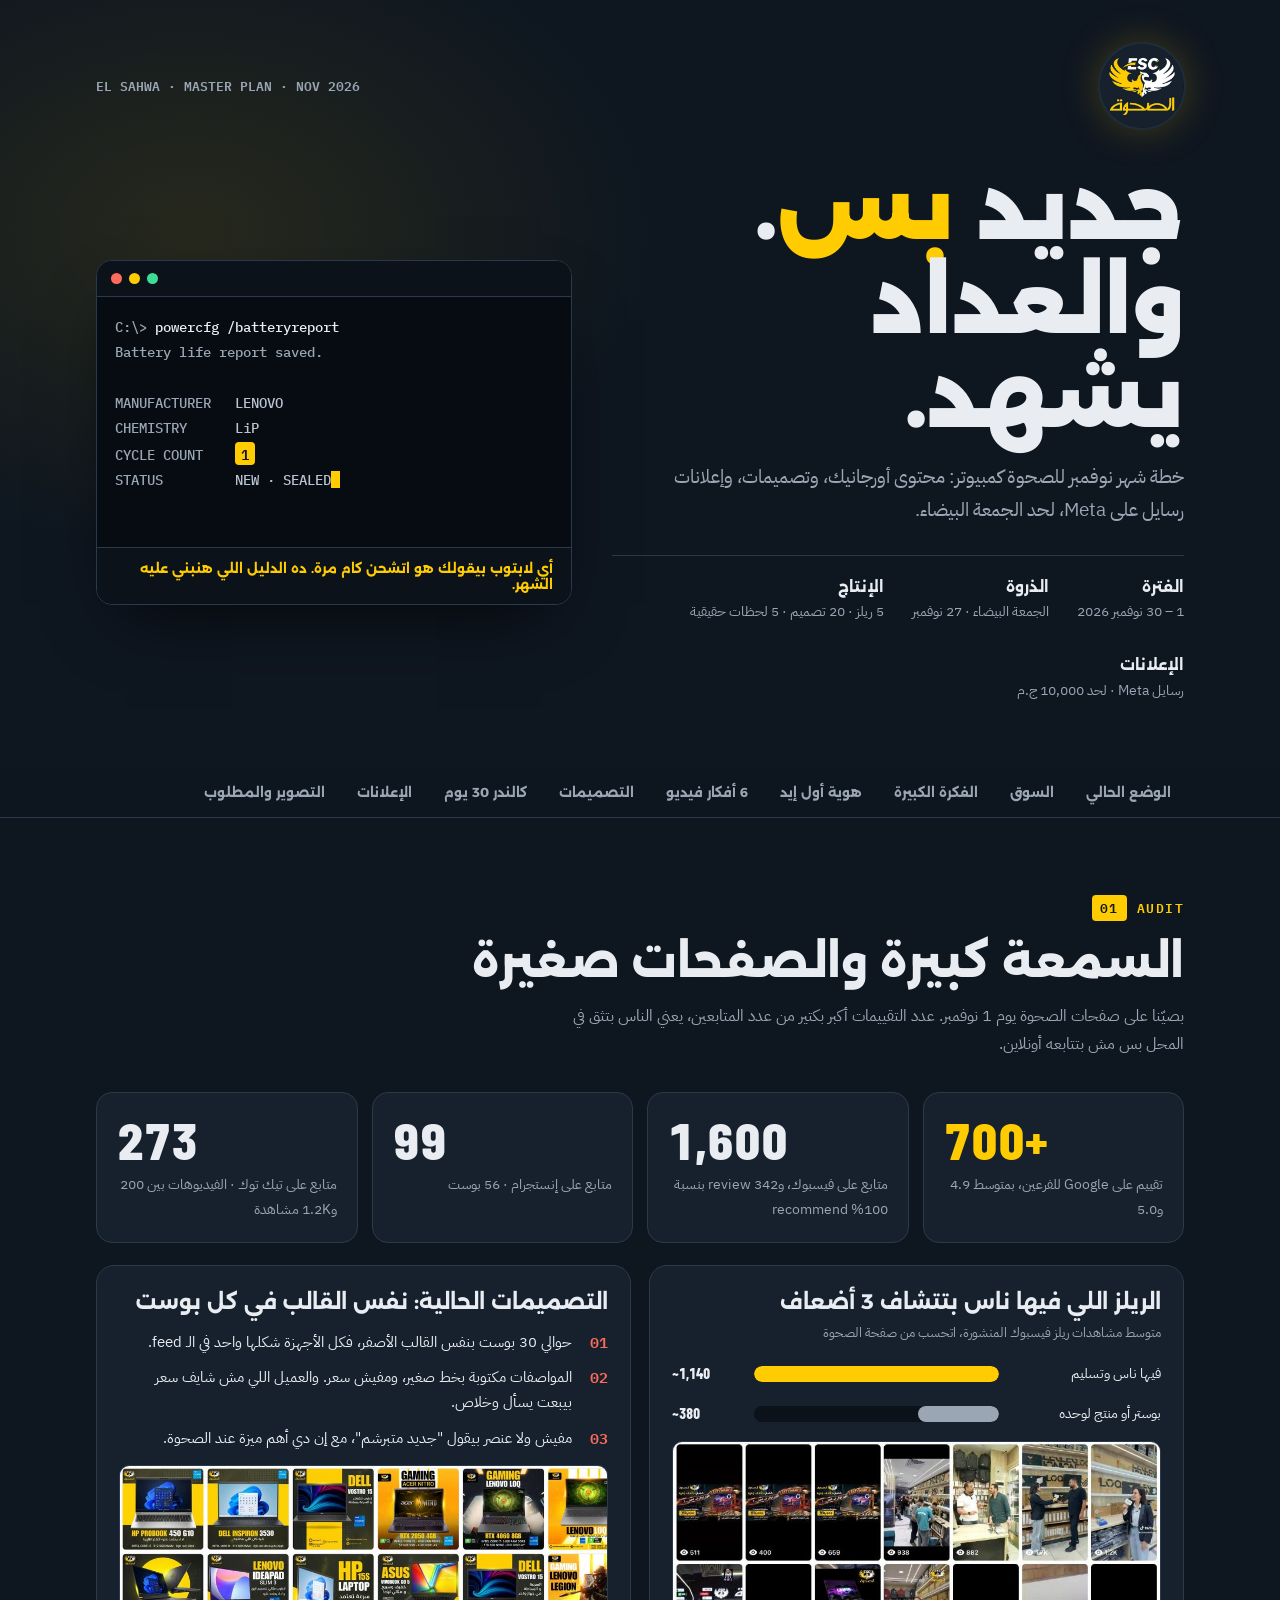
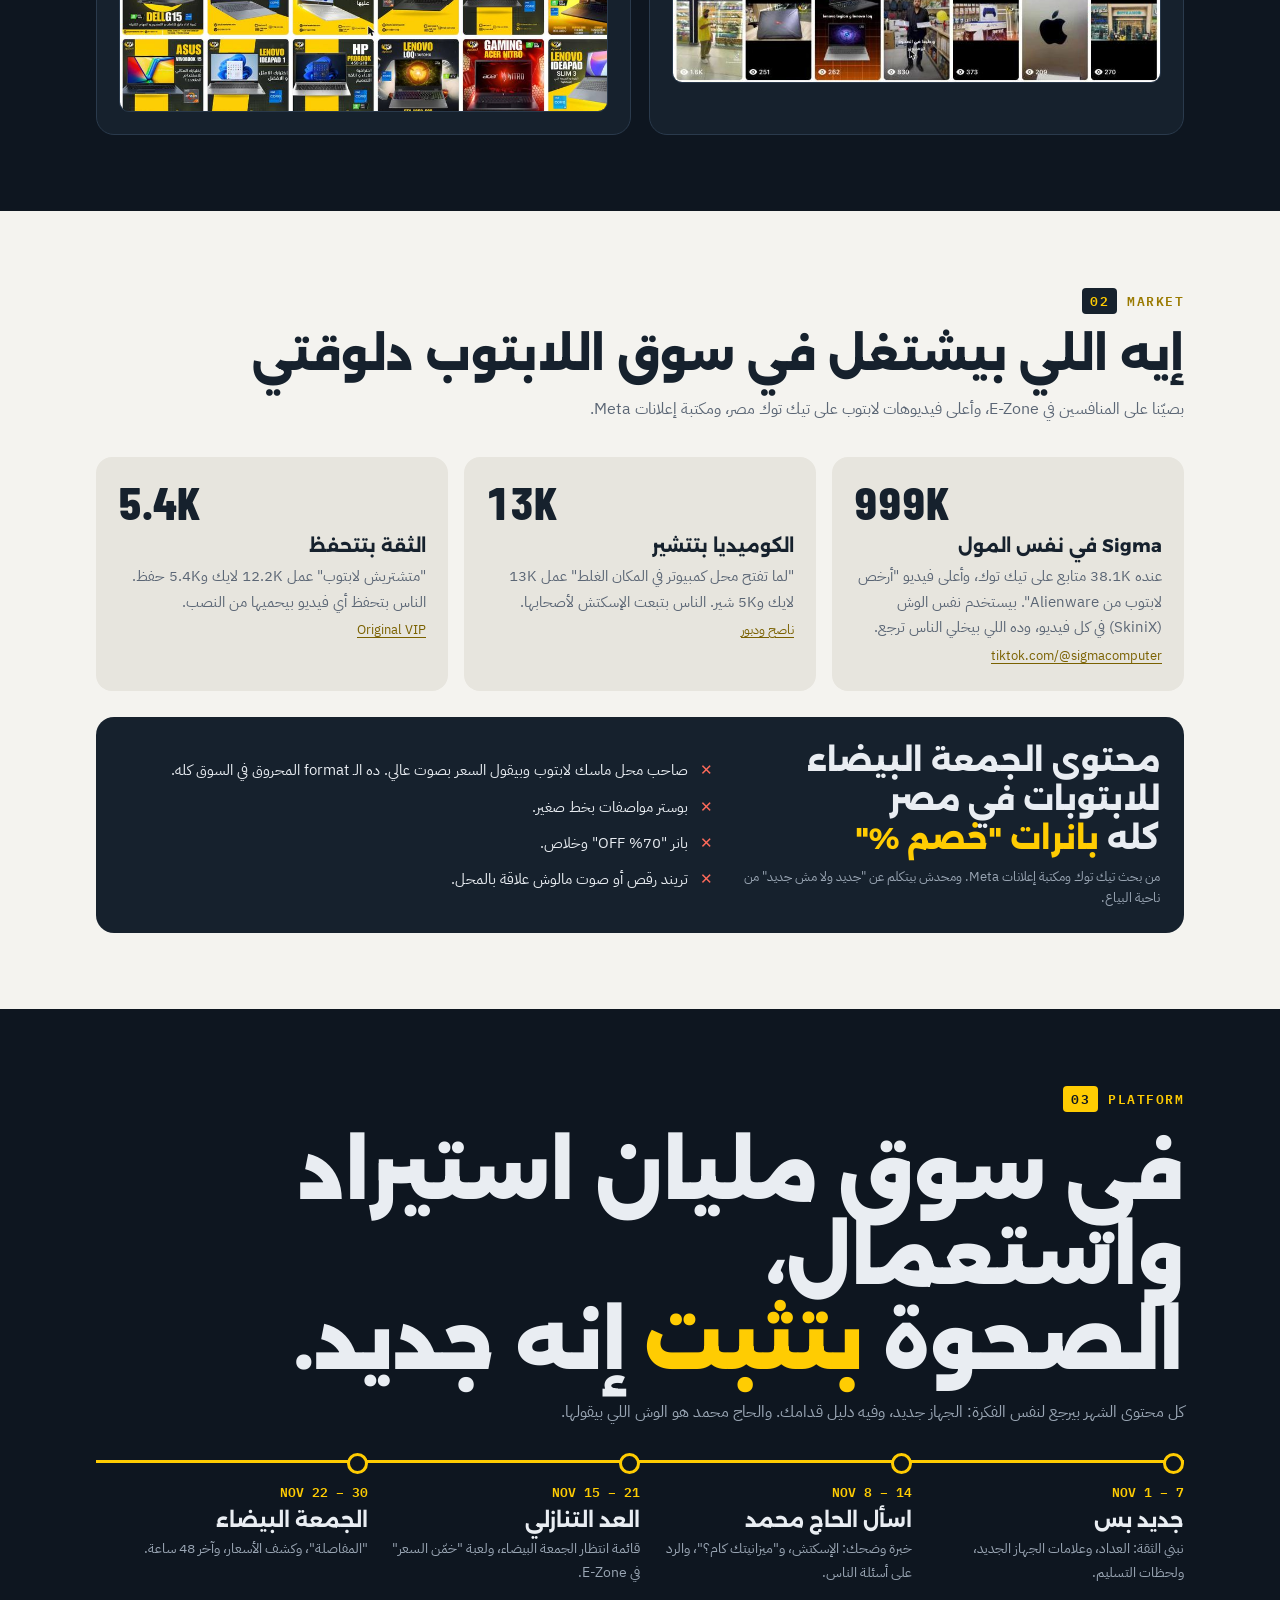
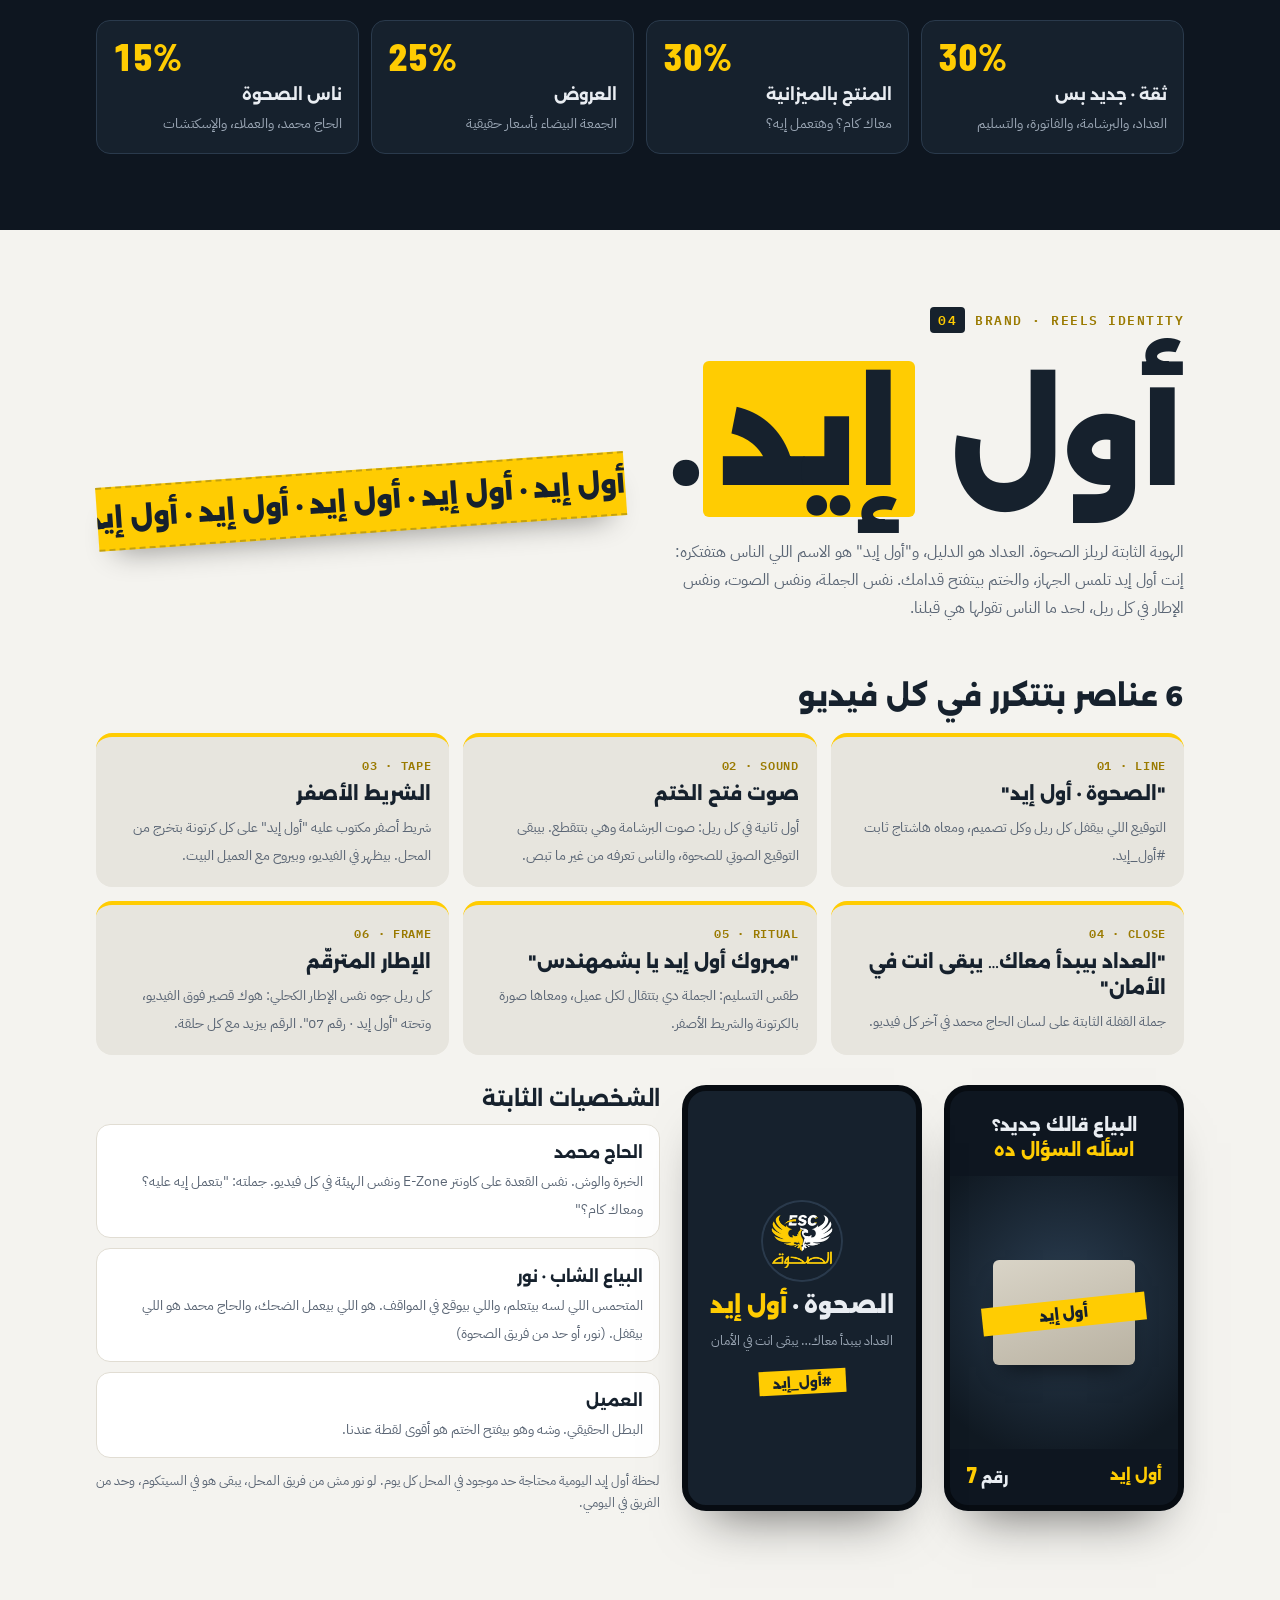
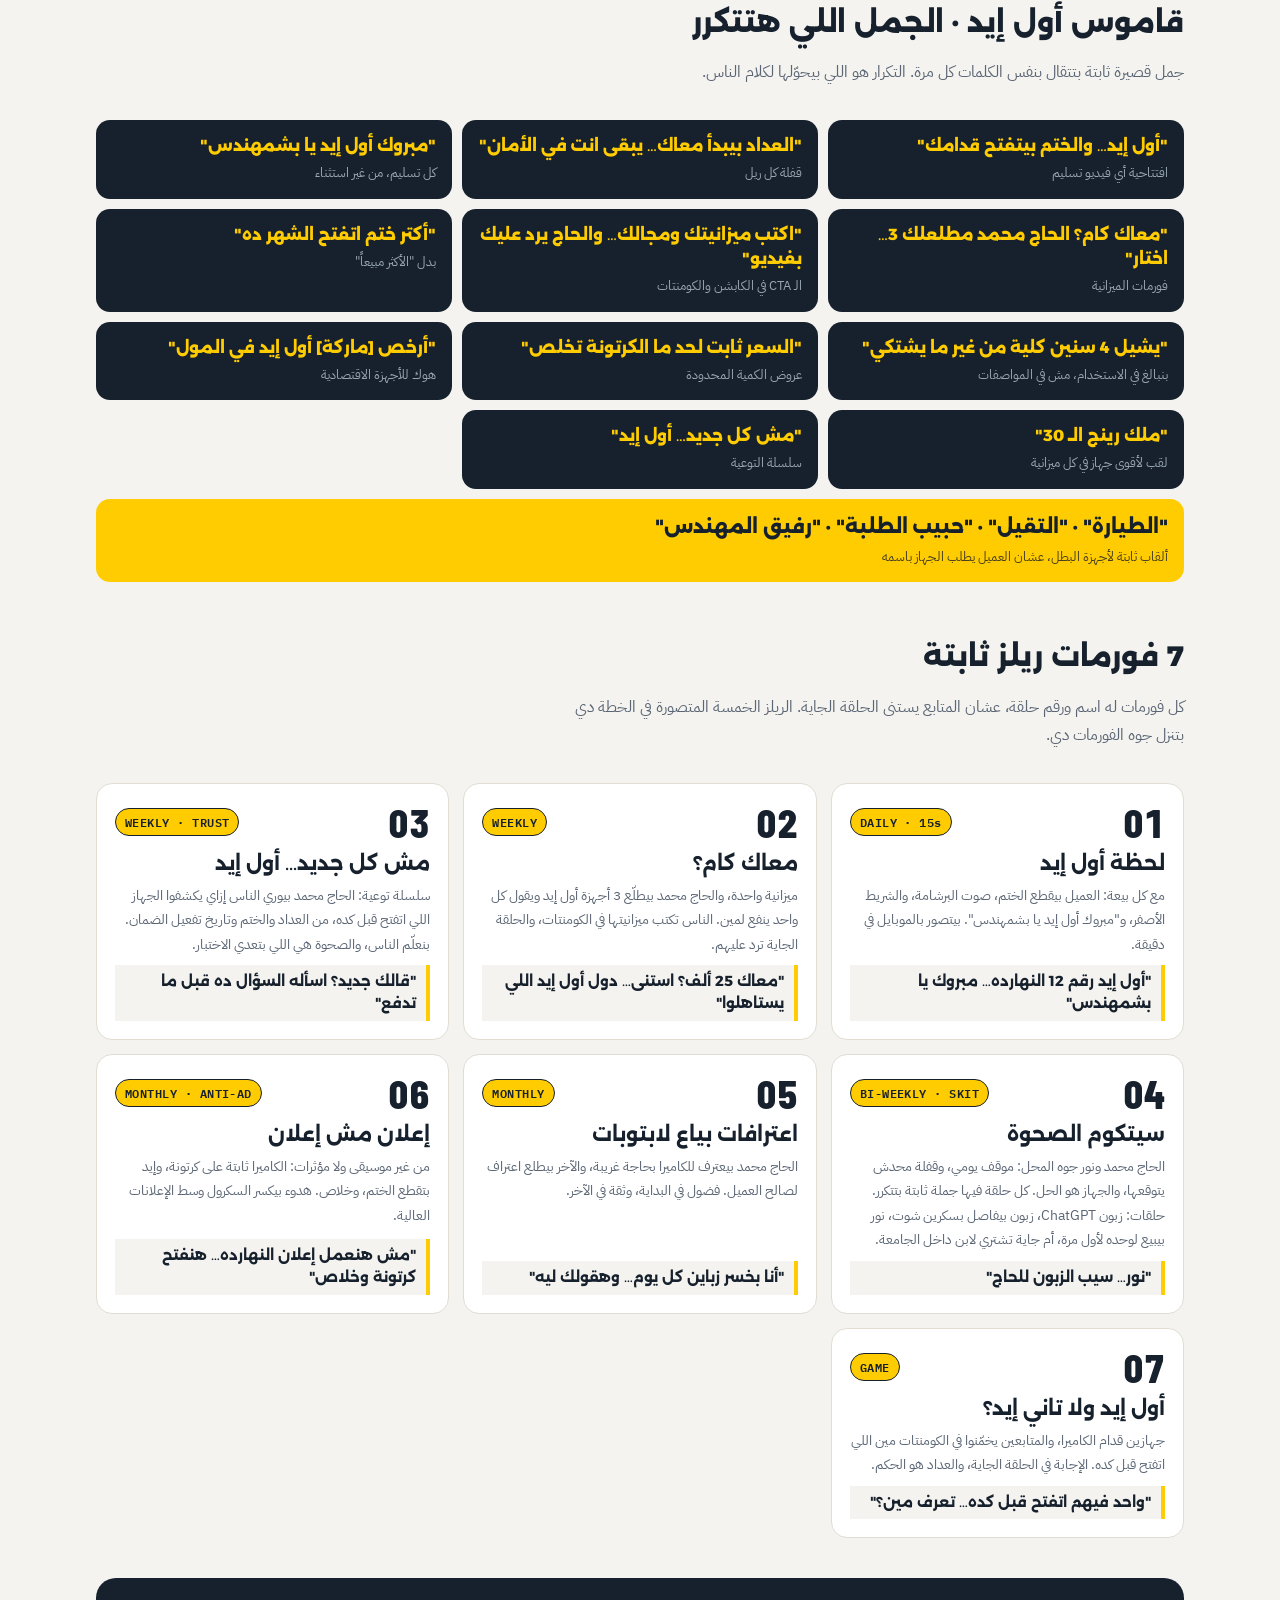
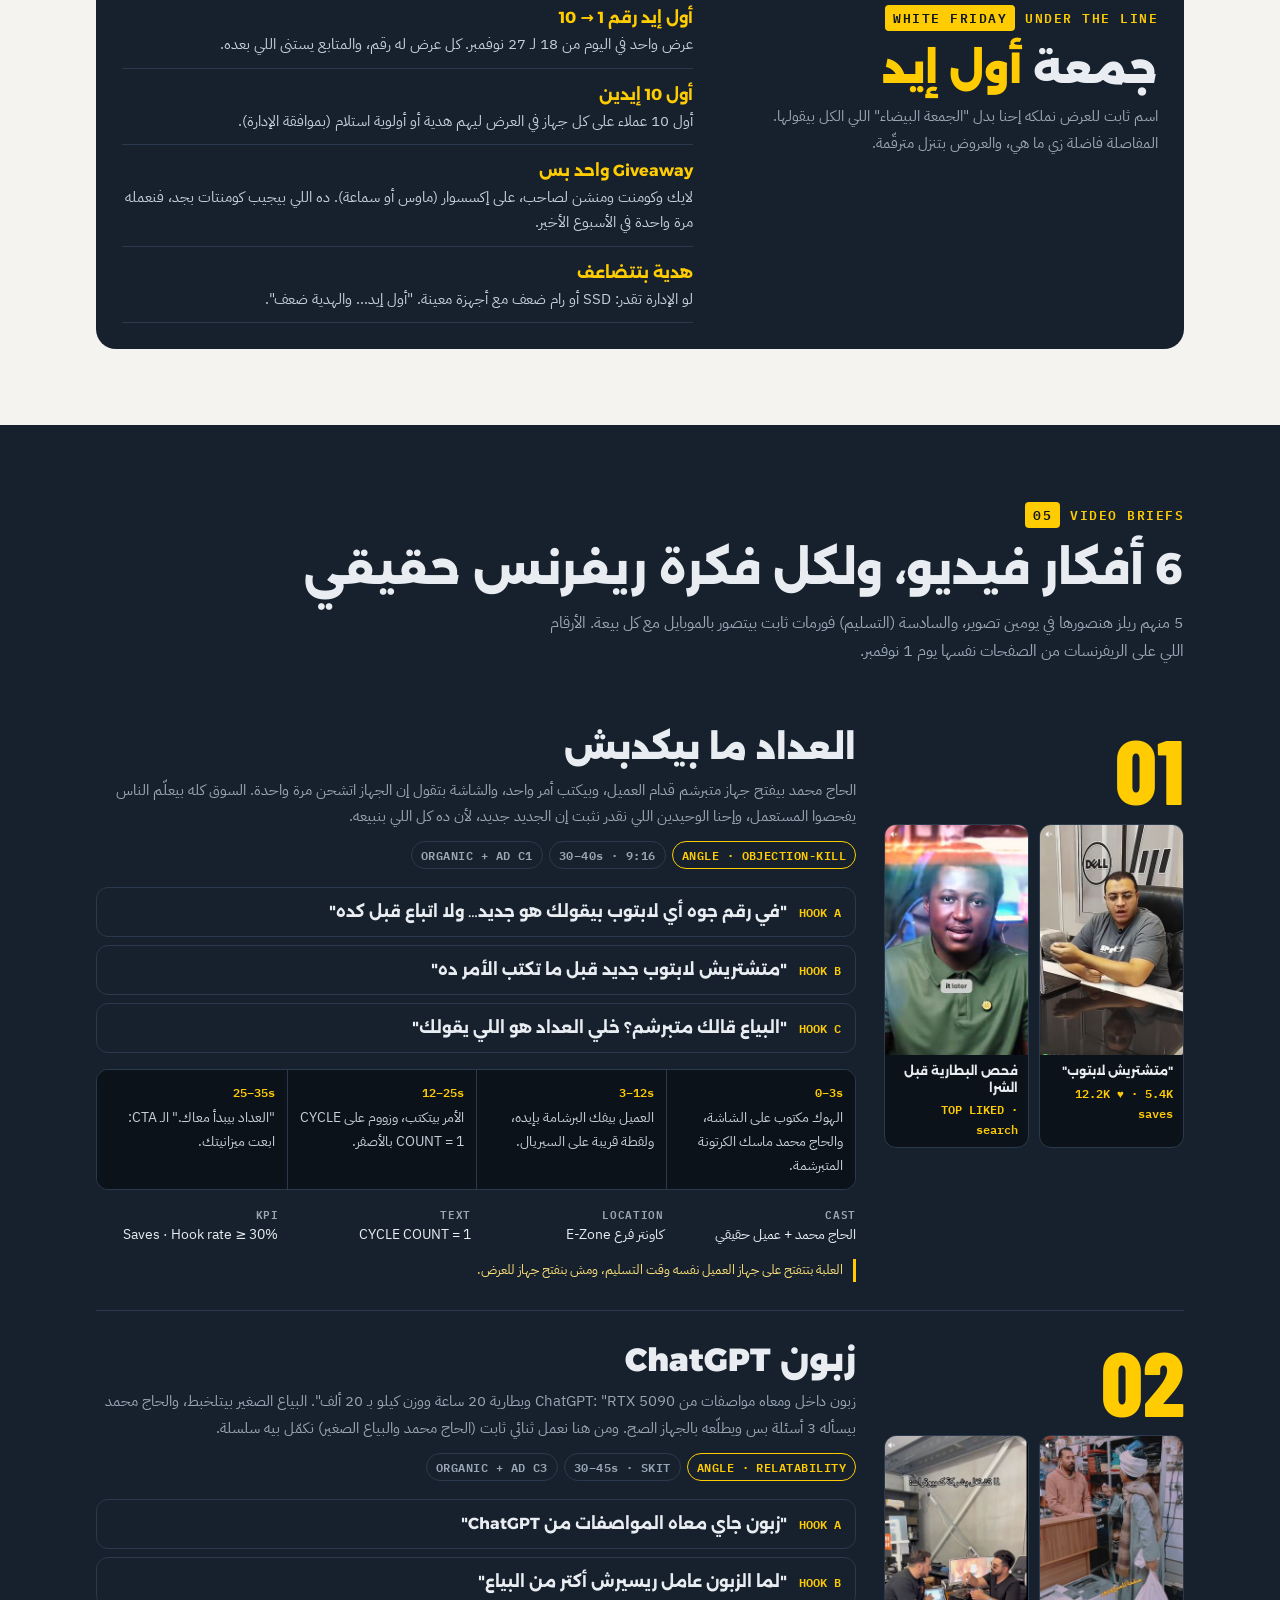
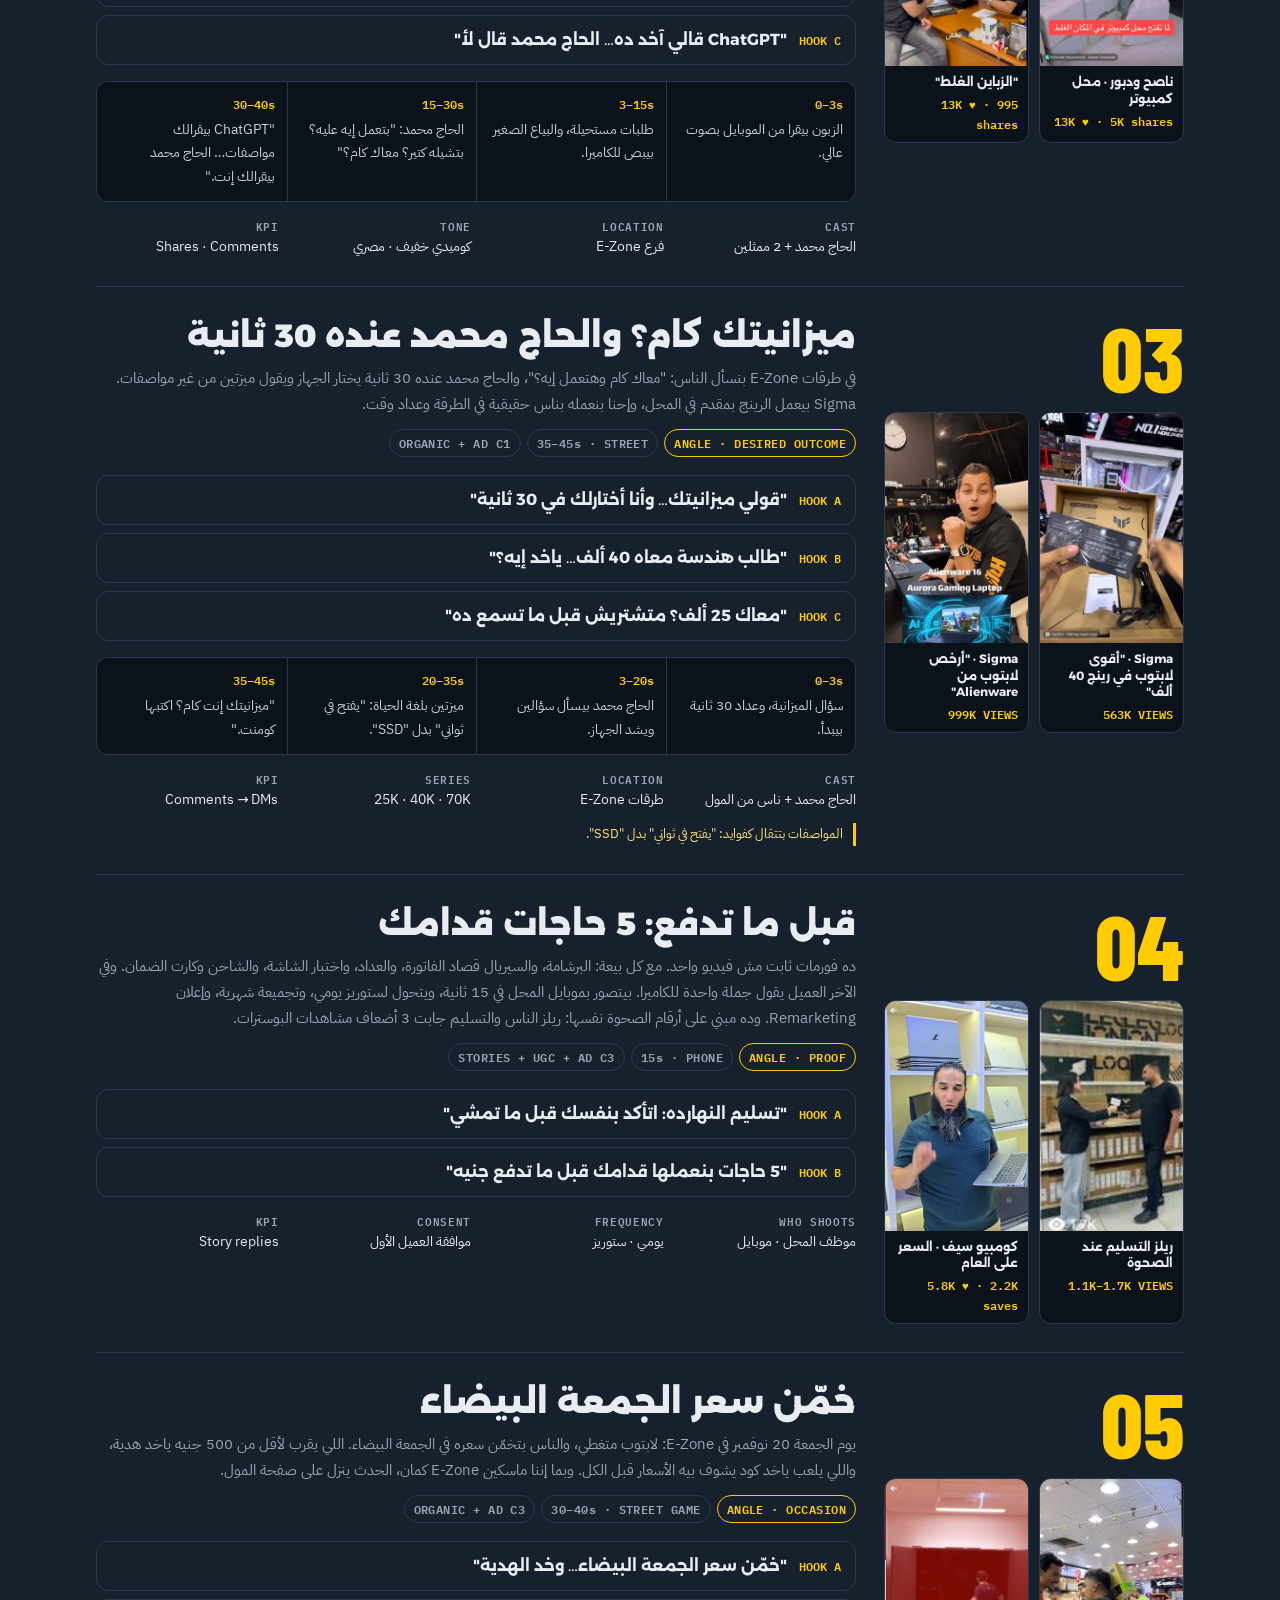
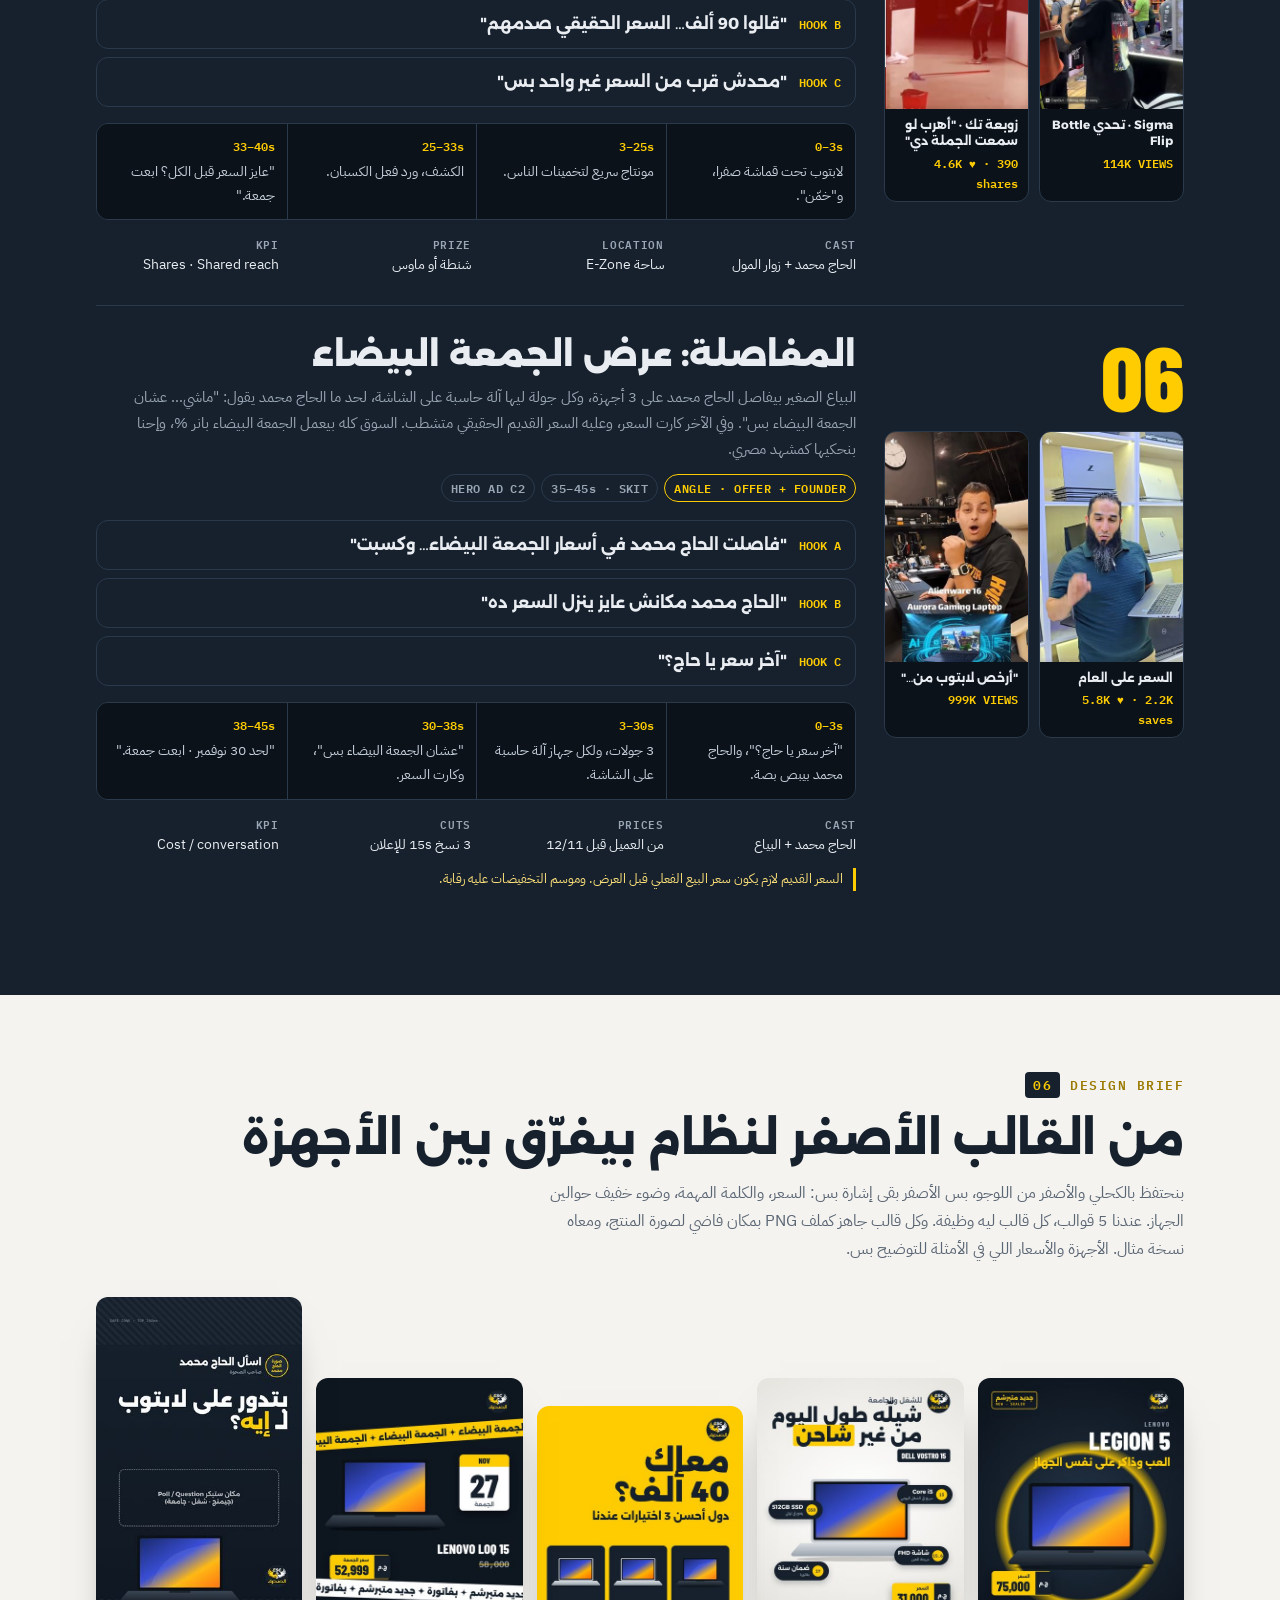
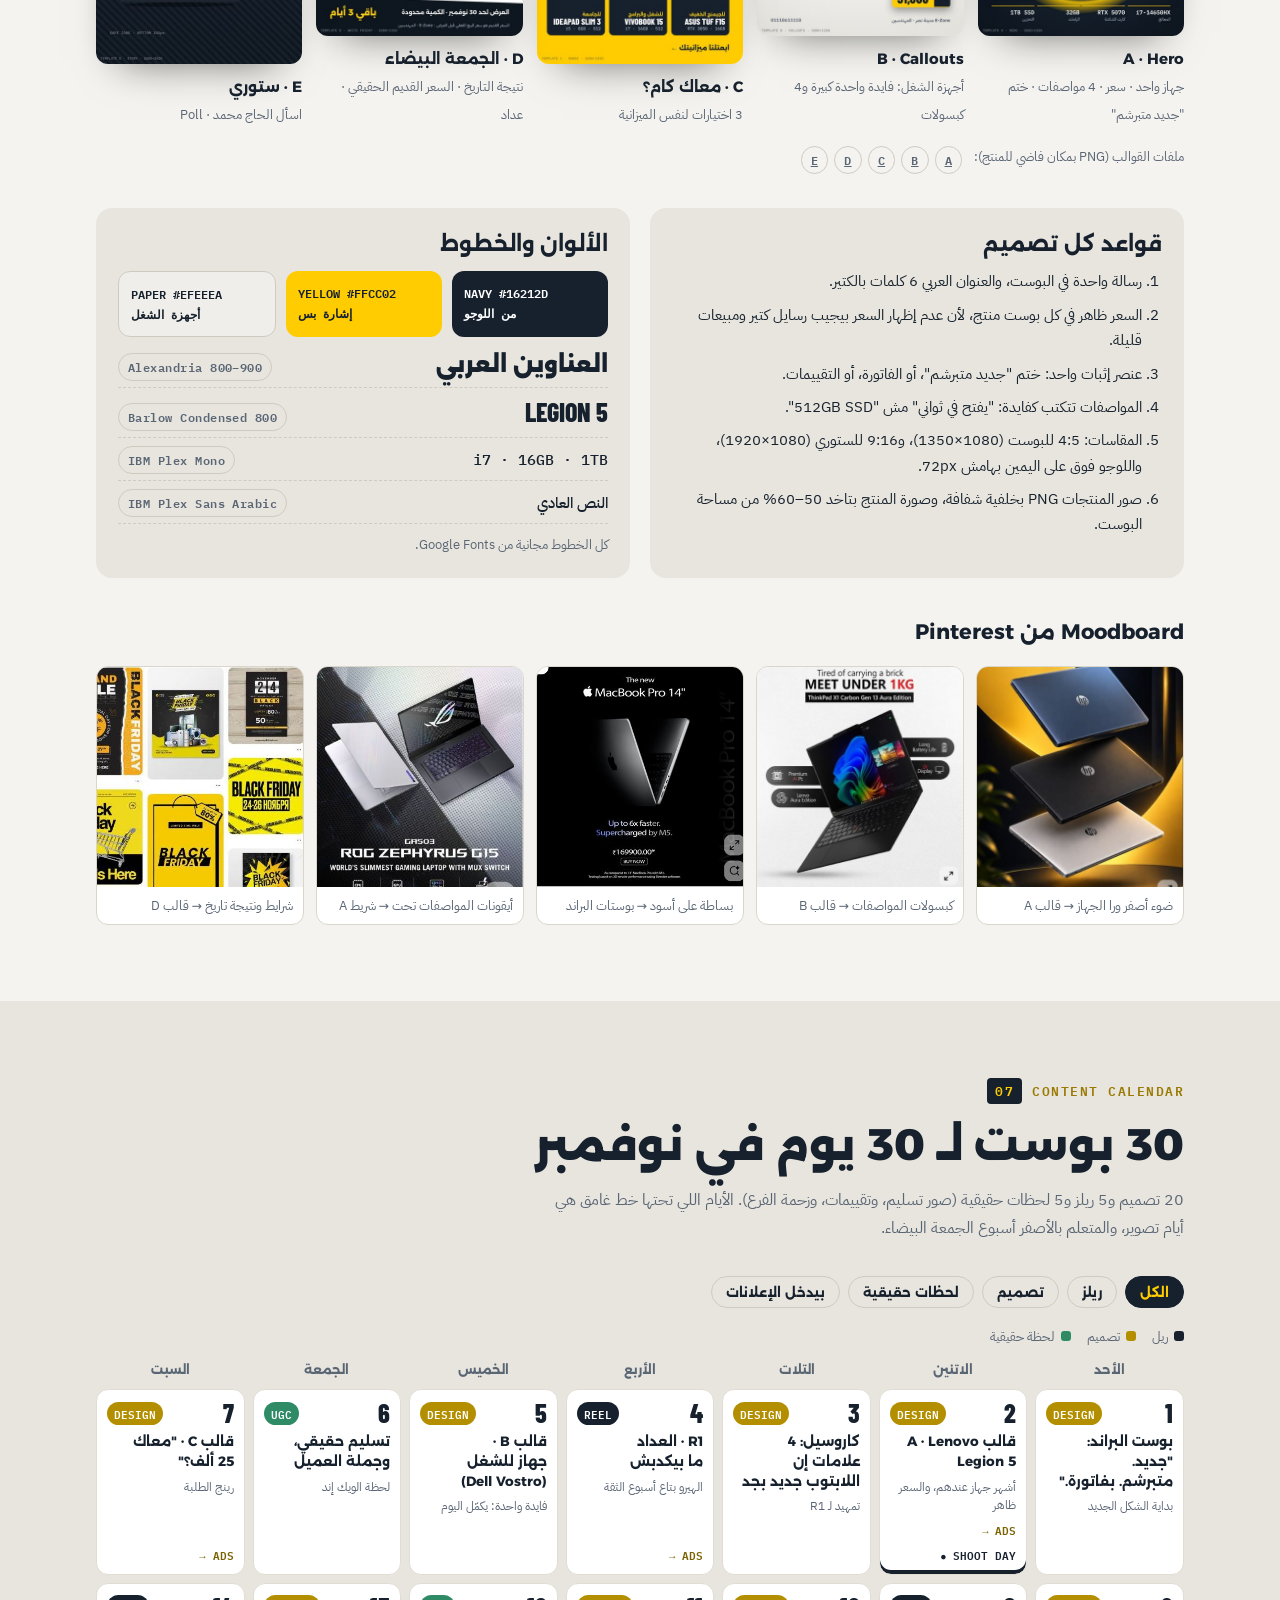
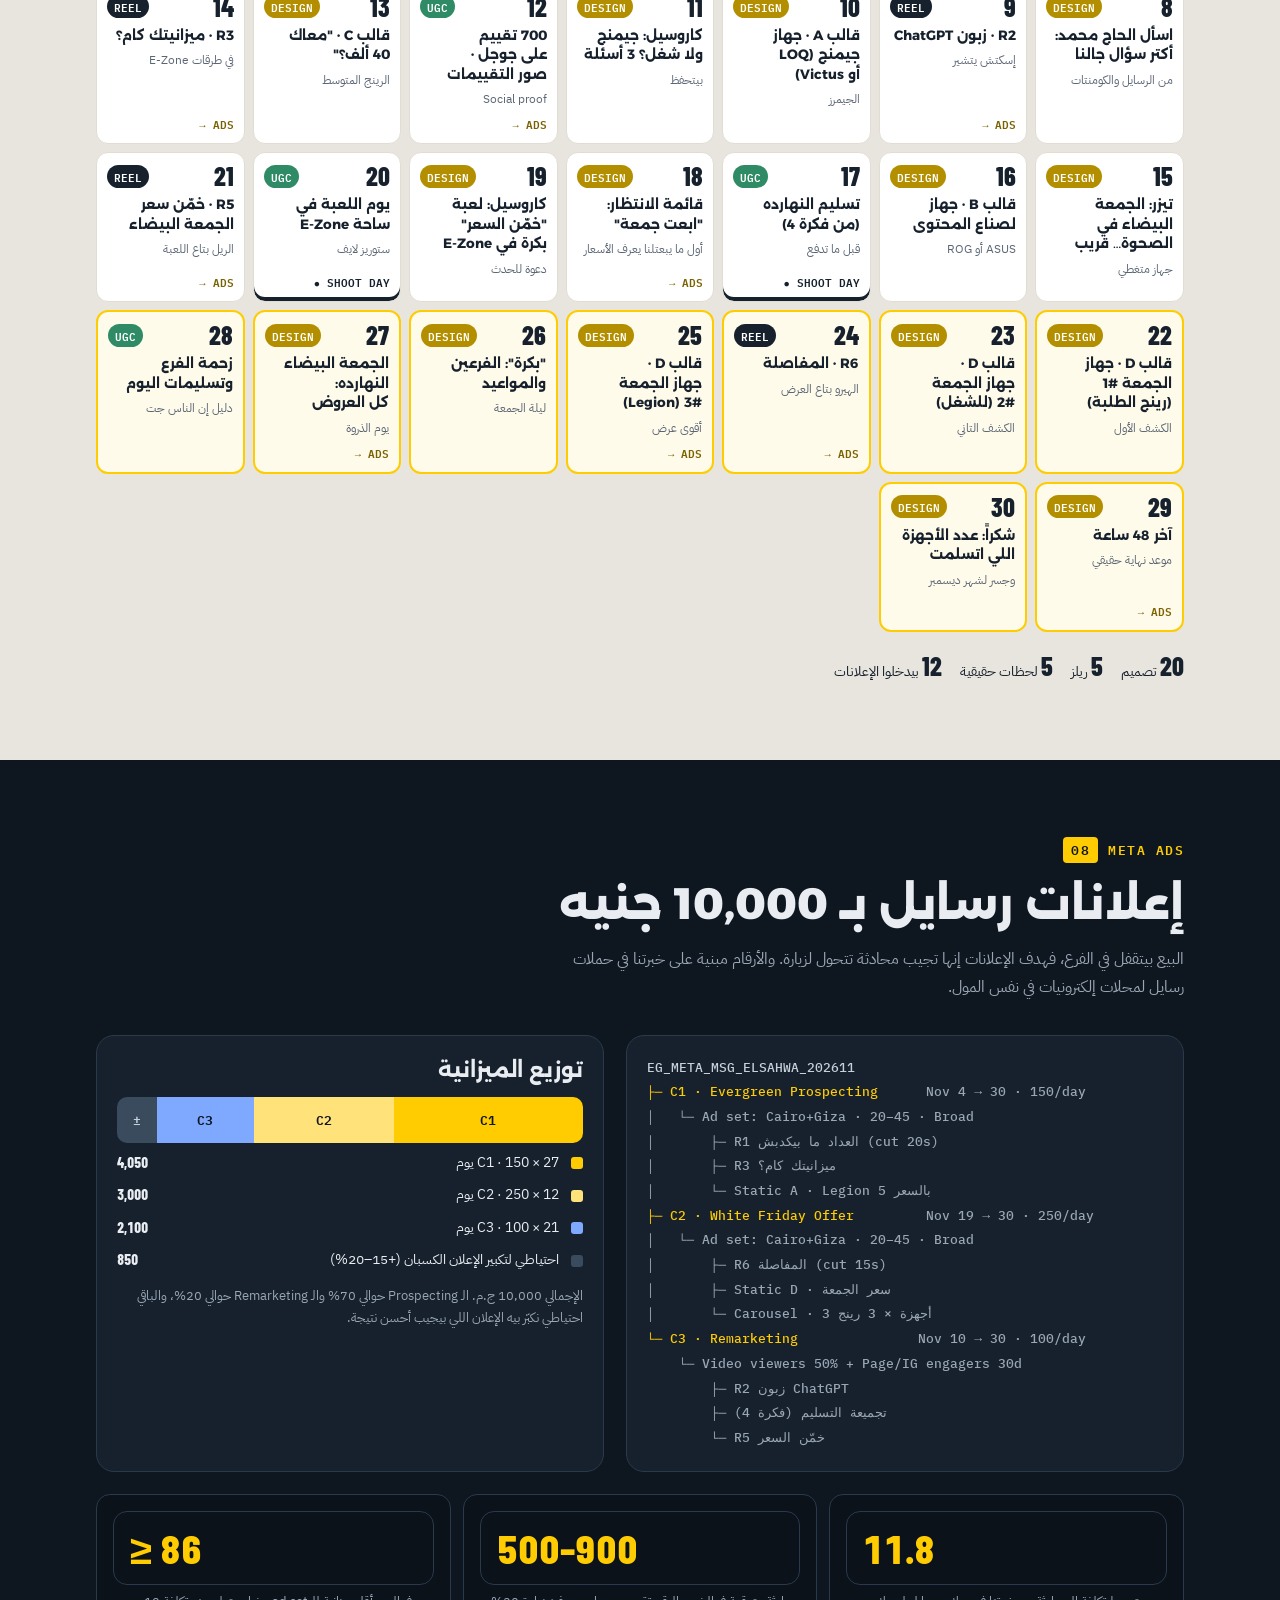
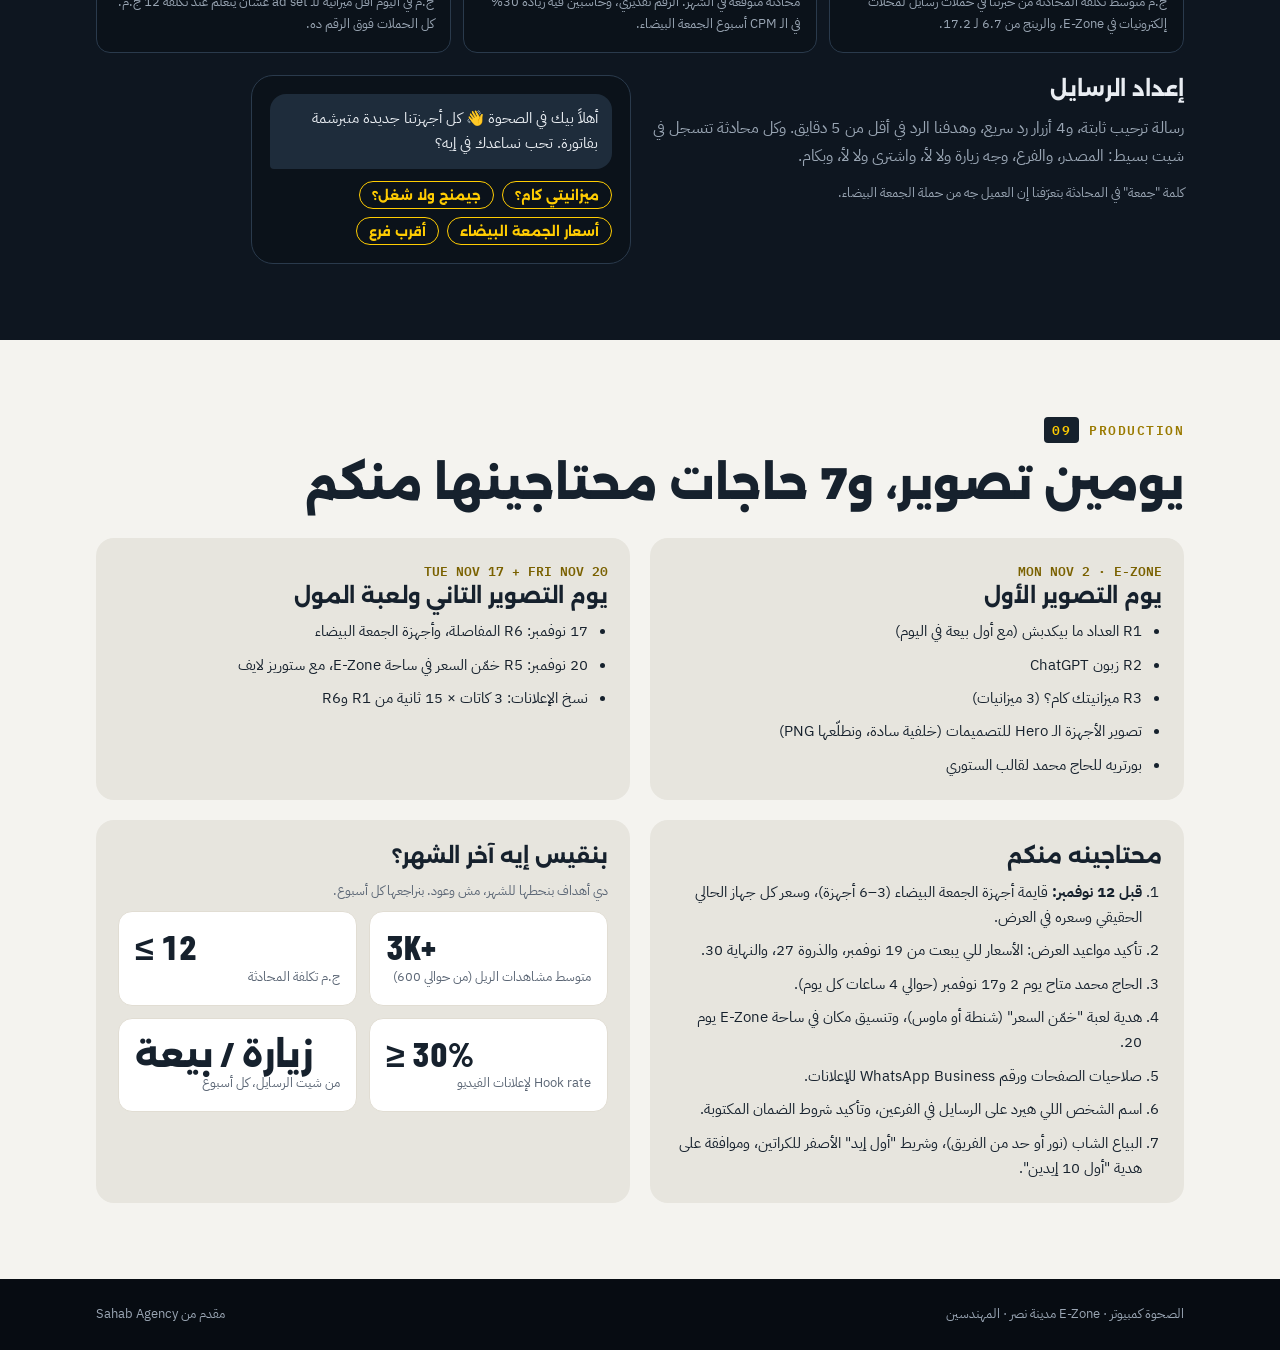
<file: plan/index.html>
<!doctype html>
<html lang="ar" dir="rtl">
<head>
<meta charset="utf-8">
<meta name="viewport" content="width=device-width, initial-scale=1, viewport-fit=cover">
<title>ماستر بلان الصحوة · نوفمبر</title>
<link rel="stylesheet" href="fonts.css">
<style>
/* Layout: laptop-store night shift — navy-black from the ESC logo, yellow used only as signal (prices, counters, the one word that matters); paper bands for working sections (calendar, ads). Single deliberate brand look. */
:root{
  --ink:#0E1620; --navy:#16212D; --navy2:#1E2C3B; --line:#2A3A4C;
  --yellow:#FFCC02; --yellow2:#FFE27A;
  --paper:#F4F3EF; --paper2:#E7E5DE; --text:#E9EDF2; --muted:#9AA6B4; --dark:#16212D; --dmuted:#5B6675;
  --red:#FF6B5B; --green:#3DDC97; --blue:#7FA8FF;
  --ar:"Alexandria","IBM Plex Sans Arabic",system-ui,sans-serif;
  --body:"IBM Plex Sans Arabic","Readex Pro",system-ui,sans-serif;
  --cond:"Barlow Condensed","Alexandria",sans-serif;
  --mono:"IBM Plex Mono",ui-monospace,monospace;
  --ease:cubic-bezier(.2,.7,.2,1);
  color-scheme:dark;
}
*{box-sizing:border-box}
html{direction:rtl;scroll-behavior:smooth}
body{margin:0;background:var(--ink);color:var(--text);font-family:var(--body);font-size:16px;line-height:1.75;overflow-x:hidden}
.wrap{max-width:1120px;margin:0 auto;padding-left:max(16px,env(safe-area-inset-left,0px));padding-right:max(16px,env(safe-area-inset-right,0px))}
section{padding-block:76px;position:relative}
.paper{background:var(--paper);color:var(--dark)}
.navy{background:var(--navy)}
h1,h2,h3,h4{font-family:var(--ar);margin:0;line-height:1.3;text-wrap:balance}
h2{font-size:clamp(28px,4.2vw,44px);font-weight:800}
h3{font-size:21px;font-weight:700}
p{margin:0}
a{color:inherit}
.eyebrow{display:inline-flex;align-items:center;gap:10px;font:600 12.5px var(--mono);letter-spacing:.12em;color:var(--yellow);text-transform:uppercase;margin-bottom:12px;direction:ltr}
.eyebrow b{background:var(--yellow);color:var(--ink);padding:2px 8px;border-radius:4px}
.paper .eyebrow{color:#9A7A00}
.paper .eyebrow b{background:var(--dark);color:var(--yellow)}
.lead{color:var(--muted);max-width:64ch;margin:12px 0 34px}
.paper .lead{color:var(--dmuted)}
.mono{font-family:var(--mono);direction:ltr;unicode-bidi:isolate}
.num{font-family:var(--cond);font-weight:800;font-variant-numeric:tabular-nums;direction:ltr;unicode-bidi:isolate}
.src{font-size:12.5px;color:var(--muted)}
.paper .src{color:var(--dmuted)}
.tag{display:inline-block;font:600 11.5px var(--mono);letter-spacing:.04em;padding:3px 9px;border-radius:99px;border:1px solid var(--line);color:var(--muted);direction:ltr}
.tag.y{border-color:var(--yellow);color:var(--yellow)}
.paper .tag{border-color:#CFCBC0;color:var(--dmuted)}

/* progress */
.progress{position:fixed;top:0;left:0;right:0;height:3px;z-index:30;padding-top:env(safe-area-inset-top,0px);pointer-events:none}
.progress i{display:block;height:3px;background:var(--yellow);transform-origin:right;transform:scaleX(0)}
/* nav */
.toc{position:sticky;top:env(safe-area-inset-top,0px);z-index:20;background:rgba(14,22,32,.92);backdrop-filter:blur(8px);border-bottom:1px solid var(--line)}
.toc .wrap{display:flex;gap:6px;overflow-x:auto;padding-block:10px;scrollbar-width:none}
.toc a{flex:none;font:600 13px var(--ar);text-decoration:none;color:var(--muted);padding:6px 12px;border-radius:99px;border:1px solid transparent}
.toc a:hover,.toc a:focus-visible{color:var(--text);border-color:var(--line)}
.toc a.on{color:var(--ink);background:var(--yellow)}

/* hero */
.hero{padding-block:44px 64px;overflow:hidden;background:radial-gradient(60% 70% at 15% 30%,rgba(255,204,2,.10),transparent 60%),var(--ink)}
.hero .top{display:flex;justify-content:space-between;align-items:center;gap:12px;flex-wrap:wrap}
.hero .top img{width:84px;height:84px;border-radius:50%;box-shadow:0 0 0 2px var(--navy2),0 0 40px rgba(255,204,2,.25)}
.hero .top span{font:600 12.5px var(--mono);color:var(--muted);direction:ltr}
.hgrid{display:grid;grid-template-columns:1.2fr 1fr;gap:40px;align-items:center;margin-top:34px}
@media (max-width:880px){.hgrid{grid-template-columns:1fr}}
.hero h1{font-size:clamp(40px,7vw,84px);font-weight:900;line-height:1.12}
.hero h1 em{font-style:normal;color:var(--yellow)}
.hero .sub{color:var(--muted);font-size:clamp(16px,2vw,19px);max-width:48ch;margin-top:16px}
.hero .meta{display:flex;gap:28px;flex-wrap:wrap;margin-top:28px;padding-top:18px;border-top:1px solid var(--line);font-size:14px;color:var(--muted)}
.hero .meta b{display:block;color:var(--text);font-family:var(--ar);font-size:15px}
.term{background:#070C12;border:1px solid var(--line);border-radius:16px;overflow:hidden;box-shadow:0 30px 70px -30px rgba(0,0,0,.8);direction:ltr}
.term .bar{display:flex;gap:7px;padding:12px 14px;background:#0B121A;border-bottom:1px solid var(--line)}
.term .bar i{width:11px;height:11px;border-radius:50%;background:#2A3A4C}
.term .bar i:first-child{background:var(--red)}.term .bar i:nth-child(2){background:var(--yellow)}.term .bar i:nth-child(3){background:var(--green)}
.term pre{margin:0;padding:18px 18px 22px;font:500 14px/1.8 var(--mono);color:#B9C4D0;white-space:pre-wrap;min-height:250px}
.term .cmd{color:var(--text)}
.term .k{color:var(--muted)}
.term .hit{color:var(--ink);background:var(--yellow);padding:0 6px;border-radius:4px;font-weight:600}
.term .cur{display:inline-block;width:9px;height:17px;background:var(--yellow);vertical-align:-3px;animation:blink 1s steps(1) infinite}
@keyframes blink{50%{opacity:0}}
.term .note{font:600 13px var(--ar);direction:rtl;padding:12px 18px;border-top:1px solid var(--line);color:var(--yellow);background:#0B121A}

/* stats */
.stats{display:grid;grid-template-columns:repeat(4,1fr);gap:14px}
@media (max-width:860px){.stats{grid-template-columns:repeat(2,1fr)}}
.st{background:var(--navy);border:1px solid var(--line);border-radius:16px;padding:20px;min-width:0}
.st .num{font-size:52px;line-height:1;color:var(--text)}
.st .num small{font-size:20px;color:var(--muted)}
.st p{font-size:14px;color:var(--muted);margin-top:8px}
.st.hl .num{color:var(--yellow)}
.vs{display:grid;grid-template-columns:1fr 1fr;gap:18px;margin-top:22px}
@media (max-width:860px){.vs{grid-template-columns:1fr}}
.panel{background:var(--navy);border:1px solid var(--line);border-radius:18px;padding:22px;min-width:0}
.panel h3{margin-bottom:6px}
.panel img{width:100%;height:auto;border-radius:10px;display:block;margin-top:14px;border:1px solid var(--line)}
.bars{display:grid;gap:16px;margin-top:18px}
.bar{display:grid;grid-template-columns:150px 1fr 70px;gap:12px;align-items:center;font-size:14px}
.bar .t{height:16px;border-radius:99px;background:#0B121A;overflow:hidden}
.bar .t i{display:block;height:100%;border-radius:99px;background:var(--muted);transform-origin:right}
.bar.y .t i{background:var(--yellow)}
.bar .v{text-align:left}
@media (max-width:480px){.bar{grid-template-columns:104px 1fr 56px;font-size:13px}}
.probs{list-style:none;padding:0;margin:14px 0 0;display:grid;gap:10px}
.probs li{display:grid;grid-template-columns:28px 1fr;gap:8px;font-size:14.5px}
.probs li b{color:var(--red);font-family:var(--mono)}

/* market */
.mk{display:grid;grid-template-columns:repeat(3,1fr);gap:16px}
@media (max-width:900px){.mk{grid-template-columns:1fr}}
.mcard{background:var(--paper2);border-radius:16px;padding:22px;min-width:0}
.mcard .num{font-size:46px;color:var(--dark);line-height:1}
.mcard h3{margin:10px 0 6px;font-size:18px}
.mcard p{font-size:14.5px;color:var(--dmuted)}
.mcard a{font-size:13px;color:#7A6100;text-decoration:underline;text-underline-offset:3px}
.nope{margin-top:26px;background:var(--dark);color:var(--text);border-radius:18px;padding:24px;display:grid;grid-template-columns:1fr 1.4fr;gap:24px;align-items:center}
@media (max-width:860px){.nope{grid-template-columns:1fr}}
.nope h3{font-size:clamp(22px,3vw,30px);font-weight:800}
.nope h3 em{font-style:normal;color:var(--yellow)}
.nope ul{list-style:none;margin:0;padding:0;display:grid;gap:10px}
.nope li{display:flex;gap:12px;align-items:flex-start;font-size:15px}
.nope li::before{content:"✕";color:var(--red);font-weight:700;flex:none}

/* platform */
.thesis{font:900 clamp(34px,6.4vw,74px)/1.15 var(--ar);margin:6px 0 10px}
.thesis em{font-style:normal;color:var(--yellow)}
.phases{display:grid;grid-template-columns:repeat(4,1fr);gap:0;margin-top:34px;border-top:3px solid var(--line);position:relative}
.phases .fill{position:absolute;top:-3px;right:0;height:3px;width:100%;background:var(--yellow);transform-origin:right}
@media (max-width:860px){.phases{grid-template-columns:1fr 1fr}}
@media (max-width:480px){.phases{grid-template-columns:1fr}}
.ph{padding:18px 0 0 18px;position:relative}
.ph::before{content:"";position:absolute;top:-10px;right:0;width:15px;height:15px;border-radius:50%;background:var(--ink);border:3px solid var(--yellow)}
.ph .d{font:600 12.5px var(--mono);color:var(--yellow);direction:ltr;text-align:right}
.ph h3{font-size:20px;margin:4px 0}
.ph p{font-size:14px;color:var(--muted)}
.pillars{display:grid;grid-template-columns:repeat(4,1fr);gap:12px;margin-top:34px}
@media (max-width:860px){.pillars{grid-template-columns:1fr 1fr}}
.pil{border:1px solid var(--line);border-radius:14px;padding:16px;background:var(--navy)}
.pil .num{font-size:38px;color:var(--yellow);line-height:1}
.pil b{display:block;font-family:var(--ar);margin-top:6px}
.pil span{font-size:13.5px;color:var(--muted)}

/* ideas */
.idea{display:grid;grid-template-columns:300px 1fr;gap:28px;padding:28px 0;border-top:1px solid var(--line)}
.idea:first-of-type{border-top:0}
@media (max-width:900px){.idea{grid-template-columns:1fr}}
.idea .no{font:800 92px/0.9 var(--cond);color:var(--yellow);direction:ltr;text-align:right}
.idea .refs{display:grid;grid-template-columns:1fr 1fr;gap:10px;margin-top:14px}
.ref{display:block;text-decoration:none;background:#0B121A;border:1px solid var(--line);border-radius:12px;overflow:hidden;transition:transform .35s var(--ease),border-color .35s}
.ref:hover{transform:translateY(-3px);border-color:var(--yellow)}
.ref img{width:100%;aspect-ratio:300/482;object-fit:cover;display:block}
.ref div{padding:8px 10px}
.ref b{display:block;font:600 12px var(--ar);color:var(--text);line-height:1.4}
.ref span{display:block;font:600 11.5px var(--mono);color:var(--yellow);direction:ltr;text-align:right;margin-top:3px}
.idea h3{font-size:clamp(24px,3vw,32px);font-weight:900}
.idea .why{color:var(--muted);margin-top:8px;font-size:15px}
.chips{display:flex;flex-wrap:wrap;gap:6px;margin-top:12px}
.hooks{margin-top:18px;display:grid;gap:8px}
.hook{display:grid;grid-template-columns:auto 1fr;gap:12px;align-items:baseline;background:var(--navy);border:1px solid var(--line);border-radius:12px;padding:10px 14px}
.hook i{font:600 11.5px var(--mono);font-style:normal;color:var(--yellow);direction:ltr}
.hook b{font-family:var(--ar);font-weight:700;font-size:16px}
.beats{margin-top:16px;display:grid;grid-template-columns:repeat(4,1fr);gap:0;border-radius:12px;overflow:hidden;border:1px solid var(--line)}
@media (max-width:640px){.beats{grid-template-columns:1fr 1fr}}
.beat{padding:12px;background:#0B121A;border-left:1px solid var(--line);min-width:0}
.beat:last-child{border-left:0}
.beat .s{font:600 11.5px var(--mono);color:var(--yellow);direction:ltr;text-align:right}
.beat p{font-size:13.5px;color:#C6CFDA;margin-top:4px}
.spec{display:grid;grid-template-columns:repeat(4,1fr);gap:10px;margin-top:14px}
@media (max-width:640px){.spec{grid-template-columns:1fr 1fr}}
.spec div{font-size:13.5px}
.spec span{display:block;font:600 11px var(--mono);color:var(--muted);direction:ltr;text-align:right;letter-spacing:.06em}
.flag{margin-top:12px;font-size:13px;color:var(--yellow2);border-right:3px solid var(--yellow);padding-right:10px}

/* design */
.tgrid{display:grid;grid-template-columns:repeat(5,1fr);gap:14px;align-items:end}
@media (max-width:980px){.tgrid{grid-template-columns:repeat(3,1fr)}}
@media (max-width:560px){.tgrid{grid-template-columns:1fr 1fr}}
.tp{min-width:0}
.tp img{width:100%;height:auto;display:block;border-radius:12px;box-shadow:0 20px 40px -24px rgba(0,0,0,.6);transition:transform .45s var(--ease)}
.tp:hover img{transform:translateY(-6px) rotate(-.6deg)}
.tp b{display:block;font-family:var(--ar);margin-top:10px;font-size:15px}
.tp span{font-size:13px;color:var(--dmuted)}
.rules{display:grid;grid-template-columns:1fr 1fr;gap:20px;margin-top:34px}
@media (max-width:860px){.rules{grid-template-columns:1fr}}
.rbox{background:var(--paper2);border-radius:16px;padding:22px;min-width:0}
.rbox h3{margin-bottom:12px}
.rbox ol,.rbox ul{margin:0;padding-right:20px;display:grid;gap:8px;font-size:14.5px}
.sw{display:flex;gap:10px;margin-top:14px;flex-wrap:wrap}
.sw div{flex:1;min-width:110px;border-radius:12px;padding:12px;font:600 12px var(--mono);direction:ltr}
.type{display:grid;gap:8px;margin-top:14px}
.type div{display:flex;justify-content:space-between;gap:10px;align-items:baseline;border-bottom:1px dashed #CFCBC0;padding-bottom:6px}
.mood{display:grid;grid-template-columns:repeat(5,1fr);gap:12px;margin-top:20px}
@media (max-width:860px){.mood{grid-template-columns:repeat(3,1fr)}}
@media (max-width:480px){.mood{grid-template-columns:1fr 1fr}}
.mood a{display:block;text-decoration:none;border-radius:12px;overflow:hidden;background:#fff;border:1px solid #DAD6CB}
.mood img{width:100%;height:220px;object-fit:cover;display:block}
.mood .wide{grid-column:span 2}
.mood span{display:block;padding:8px 10px;font-size:12.5px;color:var(--dmuted)}
.before{display:grid;grid-template-columns:1fr 1fr;gap:16px;margin-top:20px}
@media (max-width:760px){.before{grid-template-columns:1fr}}
.before figure{margin:0;background:var(--paper2);border-radius:14px;padding:12px}
.before img{width:100%;height:auto;border-radius:8px;display:block}
.before figcaption{font-size:13.5px;color:var(--dmuted);margin-top:8px}

/* calendar */
.filters{display:flex;gap:8px;flex-wrap:wrap;margin-bottom:18px}
.filters button{font:600 13px var(--ar);border:1px solid #CFCBC0;background:transparent;color:var(--dark);padding:7px 14px;border-radius:99px;cursor:pointer}
.filters button[aria-pressed="true"]{background:var(--dark);color:var(--yellow);border-color:var(--dark)}
.legend{display:flex;gap:16px;flex-wrap:wrap;font-size:13px;color:var(--dmuted);margin-bottom:14px}
.legend span::before{content:"";display:inline-block;width:10px;height:10px;border-radius:3px;margin-left:6px;background:var(--c)}
.cal{display:grid;grid-template-columns:repeat(7,minmax(0,1fr));gap:8px}
.dow{font:700 12.5px var(--ar);color:var(--dmuted);text-align:center;padding-bottom:4px}
.day{background:#fff;border:1px solid #E1DDD3;border-radius:12px;padding:10px;min-height:150px;display:flex;flex-direction:column;gap:6px;min-width:0;transition:opacity .3s,transform .3s}
.day.blank{background:transparent;border:0}
.day .dn{display:flex;justify-content:space-between;align-items:center}
.day .dn b{font:800 26px/1 var(--cond);direction:ltr}
.day .k{font:700 10.5px var(--mono);padding:2px 7px;border-radius:99px;color:#fff;background:var(--c);direction:ltr}
.day h4{font-size:13.5px;line-height:1.45;font-weight:700}
.day p{font-size:12px;color:var(--dmuted);line-height:1.5}
.day .ad{margin-top:auto;font:600 10.5px var(--mono);color:#7A6100;direction:ltr;text-align:right}
.day.wf{border:2px solid var(--yellow);background:#FFFBEA}
.day.dim{opacity:.18;transform:scale(.97)}
.day.shoot{box-shadow:inset 0 -4px 0 var(--dark)}
@media (max-width:900px){.cal{grid-template-columns:1fr 1fr}.dow,.day.blank{display:none}.day{min-height:0}}
@media (max-width:420px){.cal{grid-template-columns:1fr}}
.cnt{display:flex;gap:18px;flex-wrap:wrap;margin-top:18px;font-size:14px}
.cnt b{font:800 26px var(--cond)}

/* ads */
.adgrid{display:grid;grid-template-columns:1.1fr 1fr;gap:22px}
@media (max-width:900px){.adgrid{grid-template-columns:1fr}}
.tree{background:var(--navy);border:1px solid var(--line);border-radius:18px;padding:20px;font:500 13px/1.9 var(--mono);direction:ltr;overflow-x:auto;white-space:pre;color:#C6CFDA}
.tree .y{color:var(--yellow)}.tree .m{color:var(--muted)}
.budget{background:var(--navy);border:1px solid var(--line);border-radius:18px;padding:20px}
.stack{display:flex;height:46px;border-radius:10px;overflow:hidden;margin:14px 0 8px}
.stack i{display:grid;place-items:center;font:700 13px var(--mono);color:var(--ink);font-style:normal;transform-origin:right;white-space:nowrap;overflow:hidden}
.bl{display:grid;gap:8px;font-size:14px}
.bl div{display:grid;grid-template-columns:14px 1fr auto;gap:10px;align-items:center}
.bl i{width:12px;height:12px;border-radius:3px}
.est{display:grid;grid-template-columns:repeat(3,1fr);gap:12px;margin-top:22px}
@media (max-width:640px){.est{grid-template-columns:1fr}}
.est div{border:1px solid var(--line);border-radius:14px;padding:16px;background:#0B121A}
.est .num{font-size:40px;color:var(--yellow);line-height:1}
.est p{font-size:13px;color:var(--muted);margin-top:6px}
.rtable{width:100%;border-collapse:collapse;font-size:14px;min-width:640px}
.rtable th,.rtable td{text-align:right;padding:12px;border-bottom:1px solid var(--line);vertical-align:top}
.rtable th{font:600 12px var(--mono);color:var(--yellow);direction:ltr;text-align:right;letter-spacing:.06em}
.rtable td:first-child{font-family:var(--ar);font-weight:700;white-space:nowrap}
.rtable .s{display:block;font:500 11.5px var(--mono);color:var(--muted);direction:ltr;text-align:right;margin-top:4px}
.scroll{overflow-x:auto;margin-top:22px;border:1px solid var(--line);border-radius:16px;background:var(--navy)}
.msg{display:grid;grid-template-columns:1fr 1fr;gap:18px;margin-top:22px}
@media (max-width:860px){.msg{grid-template-columns:1fr}}
.phone{background:#0B121A;border:1px solid var(--line);border-radius:22px;padding:18px;max-width:380px}
.bub{background:var(--navy2);border-radius:16px 16px 16px 4px;padding:12px 14px;font-size:14.5px}
.qr{display:flex;flex-wrap:wrap;gap:8px;margin-top:12px}
.qr span{border:1px solid var(--yellow);color:var(--yellow);border-radius:99px;padding:5px 12px;font:600 13px var(--ar)}

/* shoot + needs */
.two{display:grid;grid-template-columns:1fr 1fr;gap:20px}
@media (max-width:860px){.two{grid-template-columns:1fr}}
.box{background:var(--paper2);border-radius:18px;padding:22px;min-width:0}
.box h3{margin-bottom:10px}
.box ul,.box ol{margin:0;padding-right:20px;display:grid;gap:8px;font-size:14.5px}
.box .d{font:700 13px var(--mono);color:#7A6100;direction:ltr;text-align:right}
.kpis{display:grid;grid-template-columns:repeat(4,1fr);gap:12px;margin-top:20px}
@media (max-width:860px){.kpis{grid-template-columns:1fr 1fr}}
.kpi{background:#fff;border:1px solid #E1DDD3;border-radius:14px;padding:16px}
.kpi .num{font-size:34px;line-height:1.1}
.kpi p{font-size:13px;color:var(--dmuted)}
.sources{columns:2;column-gap:28px;font-size:13px;color:var(--muted);margin-top:16px}
@media (max-width:760px){.sources{columns:1}}
.sources a{display:block;break-inside:avoid;padding:4px 0;color:var(--muted);text-decoration:none;border-bottom:1px dashed var(--line)}
.sources a:hover{color:var(--yellow)}
/* brand · أول إيد */
.b-hero{display:grid;grid-template-columns:1fr 1fr;gap:30px;align-items:center}
@media (max-width:860px){.b-hero{grid-template-columns:1fr}}
.b-line{font:900 clamp(56px,11vw,128px)/1.2 var(--ar);color:var(--dark);margin:18px 0 22px}
.b-line em{font-style:normal;background:var(--yellow);padding:0 .12em;border-radius:6px;box-decoration-break:clone;-webkit-box-decoration-break:clone}
.b-tape{background:var(--yellow);color:var(--dark);transform:rotate(-4deg);padding:14px 0;overflow:hidden;white-space:nowrap;font:900 26px var(--ar);box-shadow:0 18px 30px -18px rgba(0,0,0,.45);border-top:2px dashed rgba(22,33,45,.25);border-bottom:2px dashed rgba(22,33,45,.25);transform-origin:right}
.b-tape span{display:inline-block;animation:tape 18s linear infinite}
@keyframes tape{to{transform:translateX(50%)}}
.b-sub{font-size:clamp(22px,3vw,28px);font-weight:800;margin:56px 0 18px}
.b-kit{display:grid;grid-template-columns:repeat(3,1fr);gap:14px}
@media (max-width:900px){.b-kit{grid-template-columns:1fr 1fr}}
@media (max-width:520px){.b-kit{grid-template-columns:1fr}}
.b-el{background:var(--paper2);border-radius:16px;padding:18px;min-width:0;border-top:4px solid var(--yellow)}
.b-el i{font:600 11.5px var(--mono);font-style:normal;color:#9A7A00;direction:ltr;display:block;text-align:right;letter-spacing:.06em}
.b-el b{display:block;font:800 18px/1.45 var(--ar);margin:6px 0}
.b-el span{font-size:14px;color:var(--dmuted)}
.b-mocks{display:grid;grid-template-columns:240px 240px 1fr;gap:22px;margin-top:30px;align-items:start}
@media (max-width:900px){.b-mocks{grid-template-columns:1fr 1fr}.b-cast{grid-column:1/-1}}
@media (max-width:520px){.b-mocks{grid-template-columns:1fr}.b-phone{max-width:260px;margin-inline:auto!important}}
.b-phone{margin:0;aspect-ratio:9/16;background:var(--ink);border-radius:24px;border:6px solid #070C12;display:flex;flex-direction:column;overflow:hidden;position:relative;box-shadow:0 30px 50px -28px rgba(0,0,0,.6)}
.b-phone figcaption{position:absolute;bottom:-34px;right:0;left:0;text-align:center;font-size:12.5px;color:var(--dmuted)}
.b-mocks{padding-bottom:34px}
.b-top{padding:22px 14px 12px;text-align:center;font:800 17px/1.5 var(--ar);color:var(--text)}
.b-top em{font-style:normal;color:var(--yellow)}
.b-vid{flex:1;background:radial-gradient(70% 60% at 50% 45%,#2B3E52,#101922);display:grid;place-items:center}
.b-box{width:62%;aspect-ratio:1.35;background:linear-gradient(160deg,#D9D4C7,#B9B2A2);border-radius:6px;position:relative;box-shadow:0 14px 24px -12px rgba(0,0,0,.7)}
.b-boxtape{position:absolute;top:38%;right:-8%;left:-8%;background:var(--yellow);color:var(--dark);font:900 14px var(--ar);text-align:center;padding:5px 0;transform:rotate(-6deg)}
.b-bot{display:flex;justify-content:space-between;align-items:center;padding:12px 16px 18px;font:800 15px var(--ar);color:var(--yellow)}
.b-bot b{color:var(--text);font-weight:800}
.b-bot .num{font-size:22px;color:var(--yellow)}
.b-end{background:var(--navy)}
.b-endin{flex:1;display:flex;flex-direction:column;align-items:center;justify-content:center;gap:12px;padding:18px;text-align:center}
.b-endin img{width:78px;height:78px;border-radius:50%;box-shadow:0 0 0 2px var(--line)}
.b-endin p{font:900 22px var(--ar);color:var(--text)}
.b-endin p em{font-style:normal;color:var(--yellow)}
.b-endin small{font-size:13px;color:var(--muted);line-height:1.6}
.b-endtape{background:var(--yellow);color:var(--dark);font:800 13px var(--ar);padding:4px 14px;transform:rotate(-3deg);margin-top:6px}
.b-cast{min-width:0}
.b-cast h3{margin-bottom:12px}
.b-person{background:#fff;border:1px solid #E1DDD3;border-radius:14px;padding:14px 16px;margin-bottom:10px}
.b-person b{display:block;font-family:var(--ar);font-size:16px}
.b-person span{font-size:14px;color:var(--dmuted)}
.lex{display:grid;grid-template-columns:repeat(3,1fr);gap:10px}
@media (max-width:900px){.lex{grid-template-columns:1fr 1fr}}
@media (max-width:520px){.lex{grid-template-columns:1fr}}
.lex div{background:var(--dark);color:var(--text);border-radius:14px;padding:14px 16px;min-width:0}
.lex b{display:block;font:800 16px/1.5 var(--ar);color:var(--yellow)}
.lex span{display:block;font-size:13px;color:var(--muted);margin-top:4px}
.lex .lex-nick{grid-column:1/-1;background:var(--yellow)}
.lex .lex-nick b{color:var(--dark);font-size:19px}
.lex .lex-nick span{color:#4A4020}
.fmts{display:grid;grid-template-columns:repeat(3,1fr);gap:14px}
@media (max-width:900px){.fmts{grid-template-columns:1fr 1fr}}
@media (max-width:560px){.fmts{grid-template-columns:1fr}}
.fmt{background:#fff;border:1px solid #E1DDD3;border-radius:16px;padding:18px;display:flex;flex-direction:column;gap:8px;min-width:0}
.fmt .fh{display:flex;justify-content:space-between;align-items:center}
.fmt .fh .num{font-size:40px;line-height:1;color:var(--dark)}
.fmt .tag.y{border-color:var(--dark);color:var(--dark);background:var(--yellow)}
.fmt h3{font-size:20px}
.fmt p{font-size:14px;color:var(--dmuted)}
.fhook{margin-top:auto;font:700 14.5px/1.5 var(--ar);border-right:4px solid var(--yellow);padding:6px 10px;background:var(--paper)}
.b-wf{margin-top:40px;background:var(--dark);color:var(--text);border-radius:20px;padding:26px;display:grid;grid-template-columns:1fr 1.3fr;gap:26px}
@media (max-width:860px){.b-wf{grid-template-columns:1fr}}
.b-wf h3{font-size:clamp(28px,4vw,40px);font-weight:900}
.b-wf h3 em{font-style:normal;color:var(--yellow)}
.b-wf p{color:var(--muted);margin-top:8px;font-size:15px}
.b-wf .eyebrow b{background:var(--yellow);color:var(--ink)}
.b-wf ul{list-style:none;margin:0;padding:0;display:grid;gap:12px}
.b-wf li{font-size:14.5px;color:#C6CFDA;border-bottom:1px solid var(--line);padding-bottom:10px}
.b-wf li b{display:block;font-family:var(--ar);color:var(--yellow);font-size:16px}
@media print{.b-tape span{animation:none!important}.fmt,.b-el,.lex div,.b-person,.b-phone,.b-wf{break-inside:avoid}}
footer{background:#070C12;color:var(--muted);font-size:13px;padding-block:24px}
footer .wrap{display:flex;justify-content:space-between;gap:12px;flex-wrap:wrap}
:focus-visible{outline:2px solid var(--yellow);outline-offset:3px}
@page{margin:0}
@media print{
  *{-webkit-print-color-adjust:exact!important;print-color-adjust:exact!important}
  *,*::before,*::after{animation:none!important;transition:none!important}
  .progress,.toc,.filters{display:none!important}
  .day.dim{opacity:1;transform:none}
  .idea,.st,.panel,.mcard,.day,.box,.kpi,.rbox,.tp,.est div,.budget,.tree{break-inside:avoid}
}
@media (prefers-reduced-motion:reduce){*,*::before,*::after{animation:none!important;transition:none!important}html{scroll-behavior:auto}}
</style>
</head>
<body>

<div class="progress" aria-hidden="true"><i id="prog"></i></div>

<header class="hero" id="top">
  <div class="wrap">
    <div class="top"><img src="img/logo.png" alt="شعار الصحوة كمبيوتر"><span>EL SAHWA · MASTER PLAN · NOV 2026</span></div>
    <div class="hgrid">
      <div>
        <h1 data-anim="rise">جديد <em>بس</em>.<br>والعداد يشهد.</h1>
        <p class="sub" data-anim="rise" data-d="120">خطة شهر نوفمبر للصحوة كمبيوتر: محتوى أورجانيك، وتصميمات، وإعلانات رسايل على Meta، لحد الجمعة البيضاء.</p>
        <div class="meta" data-anim="rise" data-d="220">
          <div><b>الفترة</b>1 – 30 نوفمبر 2026</div>
          <div><b>الذروة</b>الجمعة البيضاء · 27 نوفمبر</div>
          <div><b>الإنتاج</b>5 ريلز · 20 تصميم · 5 لحظات حقيقية</div>
          <div><b>الإعلانات</b>رسايل Meta · لحد 10,000 ج.م</div>
        </div>
      </div>
      <div class="term" data-anim="rise" data-d="200" aria-label="شاشة بتعرض أمر تقرير البطارية وعداد الشحن = 1">
        <div class="bar"><i></i><i></i><i></i></div>
<pre id="term"><span class="k">C:\&gt;</span> <span class="cmd">powercfg /batteryreport</span>
<span class="k">Battery life report saved.</span>

<span class="k">MANUFACTURER</span>   LENOVO
<span class="k">CHEMISTRY</span>      LiP
<span class="k">CYCLE COUNT</span>    <span class="hit">1</span>
<span class="k">STATUS</span>         NEW · SEALED<span class="cur"></span></pre>
        <div class="note">أي لابتوب بيقولك هو اتشحن كام مرة. ده الدليل اللي هنبني عليه الشهر.</div>
      </div>
    </div>
  </div>
</header>

<nav class="toc" aria-label="أقسام الخطة"><div class="wrap">
  <a href="#audit">الوضع الحالي</a><a href="#market">السوق</a><a href="#idea">الفكرة الكبيرة</a><a href="#brand">هوية أول إيد</a><a href="#videos">6 أفكار فيديو</a><a href="#design">التصميمات</a><a href="#calendar">كالندر 30 يوم</a><a href="#ads">الإعلانات</a><a href="#shoot">التصوير والمطلوب</a>
</div></nav>

<!-- AUDIT -->
<section id="audit">
  <div class="wrap">
    <div class="eyebrow"><b>01</b> AUDIT</div>
    <h2>السمعة كبيرة والصفحات صغيرة</h2>
    <p class="lead">بصيّنا على صفحات الصحوة يوم 1 نوفمبر. عدد التقييمات أكبر بكتير من عدد المتابعين، يعني الناس بتثق في المحل بس مش بتتابعه أونلاين.</p>
    <div class="stats">
      <div class="st hl" data-anim="rise"><div class="num"><span data-count="700">700</span>+</div><p>تقييم على Google للفرعين، بمتوسط 4.9 و5.0</p></div>
      <div class="st" data-anim="rise" data-d="60"><div class="num"><span data-count="1600">1,600</span></div><p>متابع على فيسبوك، و342 review بنسبة 100% recommend</p></div>
      <div class="st" data-anim="rise" data-d="120"><div class="num"><span data-count="99">99</span></div><p>متابع على إنستجرام · 56 بوست</p></div>
      <div class="st" data-anim="rise" data-d="180"><div class="num"><span data-count="273">273</span></div><p>متابع على تيك توك · الفيديوهات بين 200 و1.2K مشاهدة</p></div>
    </div>
    <div class="vs">
      <div class="panel" data-anim="rise">
        <h3>الريلز اللي فيها ناس بتتشاف 3 أضعاف</h3>
        <p class="src">متوسط مشاهدات ريلز فيسبوك المنشورة، اتحسب من صفحة الصحوة</p>
        <div class="bars">
          <div class="bar y"><span>فيها ناس وتسليم</span><span class="t"><i data-bar style="width:100%"></i></span><span class="v num">~1,140</span></div>
          <div class="bar"><span>بوستر أو منتج لوحده</span><span class="t"><i data-bar style="width:33%"></i></span><span class="v num">~380</span></div>
        </div>
        <img src="img/current-reels.jpg" alt="شبكة ريلز صفحة الصحوة بعدد المشاهدات">
      </div>
      <div class="panel" data-anim="rise" data-d="100">
        <h3>التصميمات الحالية: نفس القالب في كل بوست</h3>
        <ul class="probs">
          <li><b>01</b><span>حوالي 30 بوست بنفس القالب الأصفر، فكل الأجهزة شكلها واحد في الـ feed.</span></li>
          <li><b>02</b><span>المواصفات مكتوبة بخط صغير، ومفيش سعر. والعميل اللي مش شايف سعر بيبعت يسأل وخلاص.</span></li>
          <li><b>03</b><span>مفيش ولا عنصر بيقول "جديد متبرشم"، مع إن دي أهم ميزة عند الصحوة.</span></li>
        </ul>
        <img src="img/current-designs.jpg" alt="شبكة تصميمات صفحة الصحوة الحالية">
      </div>
    </div>
  </div>
</section>

<!-- MARKET -->
<section class="paper" id="market">
  <div class="wrap">
    <div class="eyebrow"><b>02</b> MARKET</div>
    <h2>إيه اللي بيشتغل في سوق اللابتوب دلوقتي</h2>
    <p class="lead">بصيّنا على المنافسين في E-Zone، وأعلى فيديوهات لابتوب على تيك توك مصر، ومكتبة إعلانات Meta.</p>
    <div class="mk">
      <div class="mcard" data-anim="rise"><div class="num">999K</div><h3>Sigma في نفس المول</h3><p>عنده 38.1K متابع على تيك توك، وأعلى فيديو "أرخص لابتوب من Alienware". بيستخدم نفس الوش (SkiniX) في كل فيديو، وده اللي بيخلي الناس ترجع.</p><a href="https://www.tiktok.com/@sigmacomputer" target="_blank" rel="noopener">tiktok.com/@sigmacomputer</a></div>
      <div class="mcard" data-anim="rise" data-d="80"><div class="num">13K</div><h3>الكوميديا بتتشير</h3><p>"لما تفتح محل كمبيوتر في المكان الغلط" عمل 13K لايك و5K شير. الناس بتبعت الإسكتش لأصحابها.</p><a href="https://www.tiktok.com/@nasehwedabor/video/7469939567462731015" target="_blank" rel="noopener">ناصح ودبور</a></div>
      <div class="mcard" data-anim="rise" data-d="160"><div class="num">5.4K</div><h3>الثقة بتتحفظ</h3><p>"متشتريش لابتوب" عمل 12.2K لايك و5.4K حفظ. الناس بتحفظ أي فيديو بيحميها من النصب.</p><a href="https://www.tiktok.com/@original_vip1/video/7511702957272976658" target="_blank" rel="noopener">Original VIP</a></div>
    </div>
    <div class="nope" data-anim="rise">
      <div><h3>محتوى الجمعة البيضاء للابتوبات في مصر كله <em>بانرات "خصم %"</em></h3><p class="src" style="color:var(--muted);margin-top:8px">من بحث تيك توك ومكتبة إعلانات Meta. ومحدش بيتكلم عن "جديد ولا مش جديد" من ناحية البياع.</p></div>
      <ul>
        <li>صاحب محل ماسك لابتوب وبيقول السعر بصوت عالي. ده الـ format المحروق في السوق كله.</li>
        <li>بوستر مواصفات بخط صغير.</li>
        <li>بانر "70% OFF" وخلاص.</li>
        <li>تريند رقص أو صوت مالوش علاقة بالمحل.</li>
      </ul>
    </div>
  </div>
</section>

<!-- BIG IDEA -->
<section id="idea">
  <div class="wrap">
    <div class="eyebrow"><b>03</b> PLATFORM</div>
    <p class="thesis" data-anim="rise">في سوق مليان استيراد واستعمال،<br>الصحوة <em>بتثبت</em> إنه جديد.</p>
    <p class="lead">كل محتوى الشهر بيرجع لنفس الفكرة: الجهاز جديد، وفيه دليل قدامك. والحاج محمد هو الوش اللي بيقولها.</p>
    <div class="phases" data-anim="phases">
      <span class="fill"></span>
      <div class="ph"><div class="d">NOV 1 – 7</div><h3>جديد بس</h3><p>نبني الثقة: العداد، وعلامات الجهاز الجديد، ولحظات التسليم.</p></div>
      <div class="ph"><div class="d">NOV 8 – 14</div><h3>اسأل الحاج محمد</h3><p>خبرة وضحك: الإسكتش، و"ميزانيتك كام؟"، والرد على أسئلة الناس.</p></div>
      <div class="ph"><div class="d">NOV 15 – 21</div><h3>العد التنازلي</h3><p>قائمة انتظار الجمعة البيضاء، ولعبة "خمّن السعر" في E-Zone.</p></div>
      <div class="ph"><div class="d">NOV 22 – 30</div><h3>الجمعة البيضاء</h3><p>"المفاصلة"، وكشف الأسعار، وآخر 48 ساعة.</p></div>
    </div>
    <div class="pillars">
      <div class="pil" data-anim="rise"><div class="num">30%</div><b>ثقة · جديد بس</b><span>العداد، والبرشامة، والفاتورة، والتسليم</span></div>
      <div class="pil" data-anim="rise" data-d="60"><div class="num">30%</div><b>المنتج بالميزانية</b><span>معاك كام؟ وهتعمل إيه؟</span></div>
      <div class="pil" data-anim="rise" data-d="120"><div class="num">25%</div><b>العروض</b><span>الجمعة البيضاء بأسعار حقيقية</span></div>
      <div class="pil" data-anim="rise" data-d="180"><div class="num">15%</div><b>ناس الصحوة</b><span>الحاج محمد، والعملاء، والإسكتشات</span></div>
    </div>
  </div>
</section>

<!-- BRAND -->
<section class="paper" id="brand">
  <div class="wrap">
    <div class="eyebrow"><b>04</b> BRAND · REELS IDENTITY</div>
    <div class="b-hero">
      <div>
        <p class="b-line" data-anim="rise">أول <em>إيد</em>.</p>
        <p class="lead" style="margin-bottom:0">الهوية الثابتة لريلز الصحوة. العداد هو الدليل، و"أول إيد" هو الاسم اللي الناس هتفتكره: إنت أول إيد تلمس الجهاز، والختم بيتفتح قدامك. نفس الجملة، ونفس الصوت، ونفس الإطار في كل ريل، لحد ما الناس تقولها هي قبلنا.</p>
      </div>
      <div class="b-tape" data-anim="tape" aria-hidden="true"><span>أول إيد · أول إيد · أول إيد · أول إيد · أول إيد · أول إيد · أول إيد · أول إيد</span></div>
    </div>

    <h3 class="b-sub">6 عناصر بتتكرر في كل فيديو</h3>
    <div class="b-kit">
      <div class="b-el" data-anim="rise"><i>01 · LINE</i><b>"الصحوة · أول إيد"</b><span>التوقيع اللي بيقفل كل ريل وكل تصميم، ومعاه هاشتاج ثابت #أول_إيد.</span></div>
      <div class="b-el" data-anim="rise" data-d="60"><i>02 · SOUND</i><b>صوت فتح الختم</b><span>أول ثانية في كل ريل: صوت البرشامة وهي بتتقطع. بيبقى التوقيع الصوتي للصحوة، والناس تعرفه من غير ما تبص.</span></div>
      <div class="b-el" data-anim="rise" data-d="120"><i>03 · TAPE</i><b>الشريط الأصفر</b><span>شريط أصفر مكتوب عليه "أول إيد" على كل كرتونة بتخرج من المحل. بيظهر في الفيديو، وبيروح مع العميل البيت.</span></div>
      <div class="b-el" data-anim="rise"><i>04 · CLOSE</i><b>"العداد بيبدأ معاك… يبقى انت في الأمان"</b><span>جملة القفلة الثابتة على لسان الحاج محمد في آخر كل فيديو.</span></div>
      <div class="b-el" data-anim="rise" data-d="60"><i>05 · RITUAL</i><b>"مبروك أول إيد يا بشمهندس"</b><span>طقس التسليم: الجملة دي بتتقال لكل عميل، ومعاها صورة بالكرتونة والشريط الأصفر.</span></div>
      <div class="b-el" data-anim="rise" data-d="120"><i>06 · FRAME</i><b>الإطار المترقّم</b><span>كل ريل جوه نفس الإطار الكحلي: هوك قصير فوق الفيديو، وتحته "أول إيد · رقم 07". الرقم بيزيد مع كل حلقة.</span></div>
    </div>

    <div class="b-mocks">
      <figure class="b-phone" data-anim="rise">
        <div class="b-top">البياع قالك جديد؟<br><em>اسأله السؤال ده</em></div>
        <div class="b-vid">
          <div class="b-box"><div class="b-boxtape">أول إيد</div></div>
        </div>
        <div class="b-bot"><span>أول إيد</span><b>رقم <span class="num" data-count="7">7</span></b></div>
        <figcaption>الإطار المترقّم: هوك فوق، والرقم تحت</figcaption>
      </figure>
      <figure class="b-phone b-end" data-anim="rise" data-d="120">
        <div class="b-endin">
          <img src="img/logo.png" alt="">
          <p>الصحوة · <em>أول إيد</em></p>
          <small>العداد بيبدأ معاك… يبقى انت في الأمان</small>
          <div class="b-endtape">#أول_إيد</div>
        </div>
        <figcaption>الإند كارد: آخر 2 ثانية في كل ريل</figcaption>
      </figure>
      <div class="b-cast">
        <h3>الشخصيات الثابتة</h3>
        <div class="b-person" data-anim="rise"><b>الحاج محمد</b><span>الخبرة والوش. نفس القعدة على كاونتر E-Zone ونفس الهيئة في كل فيديو. جملته: "بتعمل إيه عليه؟ ومعاك كام؟"</span></div>
        <div class="b-person" data-anim="rise" data-d="60"><b>البياع الشاب · نور</b><span>المتحمس اللي لسه بيتعلم، واللي بيوقع في المواقف. هو اللي بيعمل الضحك، والحاج محمد هو اللي بيقفل. (نور، أو حد من فريق الصحوة)</span></div>
        <div class="b-person" data-anim="rise" data-d="120"><b>العميل</b><span>البطل الحقيقي. وشه وهو بيفتح الختم هو أقوى لقطة عندنا.</span></div>
        <p class="src" style="margin-top:12px">لحظة أول إيد اليومية محتاجة حد موجود في المحل كل يوم. لو نور مش من فريق المحل، يبقى هو في السيتكوم، وحد من الفريق في اليومي.</p>
      </div>
    </div>

    <h3 class="b-sub">قاموس أول إيد · الجمل اللي هتتكرر</h3>
    <p class="lead" style="margin-top:4px">جمل قصيرة ثابتة بتتقال بنفس الكلمات كل مرة. التكرار هو اللي بيحوّلها لكلام الناس.</p>
    <div class="lex">
      <div data-anim="rise"><b>"أول إيد… والختم بيتفتح قدامك"</b><span>افتتاحية أي فيديو تسليم</span></div>
      <div data-anim="rise" data-d="40"><b>"العداد بيبدأ معاك… يبقى انت في الأمان"</b><span>قفلة كل ريل</span></div>
      <div data-anim="rise" data-d="80"><b>"مبروك أول إيد يا بشمهندس"</b><span>كل تسليم، من غير استثناء</span></div>
      <div data-anim="rise"><b>"معاك كام؟ الحاج محمد مطلعلك 3… اختار"</b><span>فورمات الميزانية</span></div>
      <div data-anim="rise" data-d="40"><b>"اكتب ميزانيتك ومجالك… والحاج يرد عليك بفيديو"</b><span>الـ CTA في الكابشن والكومنتات</span></div>
      <div data-anim="rise" data-d="80"><b>"أكتر ختم اتفتح الشهر ده"</b><span>بدل "الأكثر مبيعاً"</span></div>
      <div data-anim="rise"><b>"يشيل 4 سنين كلية من غير ما يشتكي"</b><span>بنبالغ في الاستخدام، مش في المواصفات</span></div>
      <div data-anim="rise" data-d="40"><b>"السعر ثابت لحد ما الكرتونة تخلص"</b><span>عروض الكمية المحدودة</span></div>
      <div data-anim="rise" data-d="80"><b>"أرخص [ماركة] أول إيد في المول"</b><span>هوك للأجهزة الاقتصادية</span></div>
      <div data-anim="rise"><b>"ملك رينج الـ 30"</b><span>لقب لأقوى جهاز في كل ميزانية</span></div>
      <div data-anim="rise" data-d="40"><b>"مش كل جديد… أول إيد"</b><span>سلسلة التوعية</span></div>
      <div data-anim="rise" data-d="80" class="lex-nick"><b>"الطيارة" · "التقيل" · "حبيب الطلبة" · "رفيق المهندس"</b><span>ألقاب ثابتة لأجهزة البطل، عشان العميل يطلب الجهاز باسمه</span></div>
    </div>

    <h3 class="b-sub">7 فورمات ريلز ثابتة</h3>
    <p class="lead" style="margin-top:4px">كل فورمات له اسم ورقم حلقة، عشان المتابع يستنى الحلقة الجاية. الريلز الخمسة المتصورة في الخطة دي بتنزل جوه الفورمات دي.</p>
    <div class="fmts">
      <article class="fmt" data-anim="rise">
        <div class="fh"><span class="num">01</span><i class="tag y">DAILY · 15s</i></div>
        <h3>لحظة أول إيد</h3>
        <p>مع كل بيعة: العميل بيقطع الختم، صوت البرشامة، والشريط الأصفر، و"مبروك أول إيد يا بشمهندس". بيتصور بالموبايل في دقيقة.</p>
        <div class="fhook">"أول إيد رقم 12 النهارده… مبروك يا بشمهندس"</div>
      </article>
      <article class="fmt" data-anim="rise" data-d="60">
        <div class="fh"><span class="num">02</span><i class="tag y">WEEKLY</i></div>
        <h3>معاك كام؟</h3>
        <p>ميزانية واحدة، والحاج محمد بيطلّع 3 أجهزة أول إيد ويقول كل واحد ينفع لمين. الناس تكتب ميزانيتها في الكومنتات، والحلقة الجاية ترد عليهم.</p>
        <div class="fhook">"معاك 25 ألف؟ استنى… دول أول إيد اللي يستاهلوا"</div>
      </article>
      <article class="fmt" data-anim="rise" data-d="120">
        <div class="fh"><span class="num">03</span><i class="tag y">WEEKLY · TRUST</i></div>
        <h3>مش كل جديد… أول إيد</h3>
        <p>سلسلة توعية: الحاج محمد بيوري الناس إزاي يكشفوا الجهاز اللي اتفتح قبل كده، من العداد والختم وتاريخ تفعيل الضمان. بنعلّم الناس، والصحوة هي اللي بتعدي الاختبار.</p>
        <div class="fhook">"قالك جديد؟ اسأله السؤال ده قبل ما تدفع"</div>
      </article>
      <article class="fmt" data-anim="rise">
        <div class="fh"><span class="num">04</span><i class="tag y">BI-WEEKLY · SKIT</i></div>
        <h3>سيتكوم الصحوة</h3>
        <p>الحاج محمد ونور جوه المحل: موقف يومي، وقفلة محدش يتوقعها، والجهاز هو الحل. كل حلقة فيها جملة ثابتة بتتكرر. حلقات: زبون ChatGPT، زبون بيفاصل بسكرين شوت، نور بيبيع لوحده لأول مرة، أم جاية تشتري لابن داخل الجامعة.</p>
        <div class="fhook">"نور… سيب الزبون للحاج"</div>
      </article>
      <article class="fmt" data-anim="rise" data-d="60">
        <div class="fh"><span class="num">05</span><i class="tag y">MONTHLY</i></div>
        <h3>اعترافات بياع لابتوبات</h3>
        <p>الحاج محمد بيعترف للكاميرا بحاجة غريبة، والآخر بيطلع اعتراف لصالح العميل. فضول في البداية، وثقة في الآخر.</p>
        <div class="fhook">"أنا بخسر زباين كل يوم… وهقولك ليه"</div>
      </article>
      <article class="fmt" data-anim="rise" data-d="120">
        <div class="fh"><span class="num">06</span><i class="tag y">MONTHLY · ANTI-AD</i></div>
        <h3>إعلان مش إعلان</h3>
        <p>من غير موسيقى ولا مؤثرات: الكاميرا ثابتة على كرتونة، وإيد بتقطع الختم، وخلاص. هدوء بيكسر السكرول وسط الإعلانات العالية.</p>
        <div class="fhook">"مش هنعمل إعلان النهارده… هنفتح كرتونة وخلاص"</div>
      </article>
      <article class="fmt" data-anim="rise">
        <div class="fh"><span class="num">07</span><i class="tag y">GAME</i></div>
        <h3>أول إيد ولا تاني إيد؟</h3>
        <p>جهازين قدام الكاميرا، والمتابعين يخمّنوا في الكومنتات مين اللي اتفتح قبل كده. الإجابة في الحلقة الجاية، والعداد هو الحكم.</p>
        <div class="fhook">"واحد فيهم اتفتح قبل كده… تعرف مين؟"</div>
      </article>
    </div>

    <div class="b-wf" data-anim="rise">
      <div>
        <div class="eyebrow" style="color:var(--yellow)"><b>WHITE FRIDAY</b> UNDER THE LINE</div>
        <h3>جمعة <em>أول إيد</em></h3>
        <p>اسم ثابت للعرض نملكه إحنا بدل "الجمعة البيضاء" اللي الكل بيقولها. المفاصلة فاضلة زي ما هي، والعروض بتنزل مترقّمة.</p>
      </div>
      <ul>
        <li><b>أول إيد رقم 1 → 10</b>عرض واحد في اليوم من 18 لـ 27 نوفمبر. كل عرض له رقم، والمتابع يستنى اللي بعده.</li>
        <li><b>أول 10 إيدين</b>أول 10 عملاء على كل جهاز في العرض ليهم هدية أو أولوية استلام (بموافقة الإدارة).</li>
        <li><b>Giveaway واحد بس</b>لايك وكومنت ومنشن لصاحب، على إكسسوار (ماوس أو سماعة). ده اللي بيجيب كومنتات بجد، فنعمله مرة واحدة في الأسبوع الأخير.</li>
        <li><b>هدية بتتضاعف</b>لو الإدارة تقدر: SSD أو رام ضعف مع أجهزة معينة. "أول إيد… والهدية ضعف".</li>
      </ul>
    </div>
  </div>
</section>

<!-- VIDEOS -->
<section class="navy" id="videos">
  <div class="wrap">
    <div class="eyebrow"><b>05</b> VIDEO BRIEFS</div>
    <h2>6 أفكار فيديو، ولكل فكرة ريفرنس حقيقي</h2>
    <p class="lead">5 منهم ريلز هنصورها في يومين تصوير، والسادسة (التسليم) فورمات ثابت بيتصور بالموبايل مع كل بيعة. الأرقام اللي على الريفرنسات من الصفحات نفسها يوم 1 نوفمبر.</p>

    <article class="idea" data-anim="rise">
      <div>
        <div class="no">01</div>
        <div class="refs">
          <a class="ref" href="https://www.tiktok.com/@original_vip1/video/7511702957272976658" target="_blank" rel="noopener"><img src="img/ref-dont-buy.jpg" alt="ريفرنس متشتريش لابتوب"><div><b>"متشتريش لابتوب"</b><span>12.2K ♥ · 5.4K saves</span></div></a>
          <a class="ref" href="https://www.tiktok.com/@bomzydget/video/7457237615100677382" target="_blank" rel="noopener"><img src="img/ref-battery.jpg" alt="ريفرنس فحص البطارية"><div><b>فحص البطارية قبل الشرا</b><span>TOP LIKED · search</span></div></a>
        </div>
      </div>
      <div>
        <h3>العداد ما بيكدبش</h3>
        <p class="why">الحاج محمد بيفتح جهاز متبرشم قدام العميل، وبيكتب أمر واحد، والشاشة بتقول إن الجهاز اتشحن مرة واحدة. السوق كله بيعلّم الناس يفحصوا المستعمل، وإحنا الوحيدين اللي نقدر نثبت إن الجديد جديد، لأن ده كل اللي بنبيعه.</p>
        <div class="chips"><span class="tag y">ANGLE · OBJECTION-KILL</span><span class="tag">30–40s · 9:16</span><span class="tag">ORGANIC + AD C1</span></div>
        <div class="hooks">
          <div class="hook"><i>HOOK A</i><b>"في رقم جوه أي لابتوب بيقولك هو جديد… ولا اتباع قبل كده"</b></div>
          <div class="hook"><i>HOOK B</i><b>"متشتريش لابتوب جديد قبل ما تكتب الأمر ده"</b></div>
          <div class="hook"><i>HOOK C</i><b>"البياع قالك متبرشم؟ خلي العداد هو اللي يقولك"</b></div>
        </div>
        <div class="beats">
          <div class="beat"><div class="s">0–3s</div><p>الهوك مكتوب على الشاشة، والحاج محمد ماسك الكرتونة المتبرشمة.</p></div>
          <div class="beat"><div class="s">3–12s</div><p>العميل بيفك البرشامة بإيده، ولقطة قريبة على السيريال.</p></div>
          <div class="beat"><div class="s">12–25s</div><p>الأمر بيتكتب، وزووم على CYCLE COUNT = 1 بالأصفر.</p></div>
          <div class="beat"><div class="s">25–35s</div><p>"العداد بيبدأ معاك." الـ CTA: ابعت ميزانيتك.</p></div>
        </div>
        <div class="spec"><div><span>CAST</span>الحاج محمد + عميل حقيقي</div><div><span>LOCATION</span>كاونتر فرع E-Zone</div><div><span>TEXT</span>CYCLE COUNT = 1</div><div><span>KPI</span>Saves · Hook rate ≥ 30%</div></div>
        <p class="flag">العلبة بتتفتح على جهاز العميل نفسه وقت التسليم، ومش بنفتح جهاز للعرض.</p>
      </div>
    </article>

    <article class="idea" data-anim="rise">
      <div>
        <div class="no">02</div>
        <div class="refs">
          <a class="ref" href="https://www.tiktok.com/@nasehwedabor/video/7469939567462731015" target="_blank" rel="noopener"><img src="img/ref-naseh.jpg" alt="ريفرنس ناصح ودبور"><div><b>ناصح ودبور · محل كمبيوتر</b><span>13K ♥ · 5K shares</span></div></a>
          <a class="ref" href="https://www.tiktok.com/@safad963/video/7538522444793941270" target="_blank" rel="noopener"><img src="img/ref-safad.jpg" alt="ريفرنس الزباين الغلط"><div><b>"الزباين الغلط"</b><span>13K ♥ · 995 shares</span></div></a>
        </div>
      </div>
      <div>
        <h3>زبون ChatGPT</h3>
        <p class="why">زبون داخل ومعاه مواصفات من ChatGPT: "RTX 5090 وبطارية 20 ساعة ووزن كيلو بـ 20 ألف". البياع الصغير بيتلخبط، والحاج محمد بيسأله 3 أسئلة بس ويطلّعه بالجهاز الصح. ومن هنا نعمل ثنائي ثابت (الحاج محمد والبياع الصغير) نكمّل بيه سلسلة.</p>
        <div class="chips"><span class="tag y">ANGLE · RELATABILITY</span><span class="tag">30–45s · SKIT</span><span class="tag">ORGANIC + AD C3</span></div>
        <div class="hooks">
          <div class="hook"><i>HOOK A</i><b>"زبون جاي معاه المواصفات من ChatGPT"</b></div>
          <div class="hook"><i>HOOK B</i><b>"لما الزبون عامل ريسيرش أكتر من البياع"</b></div>
          <div class="hook"><i>HOOK C</i><b>"ChatGPT قالي آخد ده… الحاج محمد قال لأ"</b></div>
        </div>
        <div class="beats">
          <div class="beat"><div class="s">0–3s</div><p>الزبون بيقرا من الموبايل بصوت عالي.</p></div>
          <div class="beat"><div class="s">3–15s</div><p>طلبات مستحيلة، والبياع الصغير بيبص للكاميرا.</p></div>
          <div class="beat"><div class="s">15–30s</div><p>الحاج محمد: "بتعمل إيه عليه؟ بتشيله كتير؟ معاك كام؟"</p></div>
          <div class="beat"><div class="s">30–40s</div><p>"ChatGPT بيقرالك مواصفات… الحاج محمد بيقرالك إنت."</p></div>
        </div>
        <div class="spec"><div><span>CAST</span>الحاج محمد + 2 ممثلين</div><div><span>LOCATION</span>فرع E-Zone</div><div><span>TONE</span>كوميدي خفيف · مصري</div><div><span>KPI</span>Shares · Comments</div></div>
      </div>
    </article>

    <article class="idea" data-anim="rise">
      <div>
        <div class="no">03</div>
        <div class="refs">
          <a class="ref" href="https://www.tiktok.com/@sigmacomputer/video/7529553139716852999" target="_blank" rel="noopener"><img src="img/ref-sigma-range.jpg" alt="ريفرنس سيجما رينج 40 ألف"><div><b>Sigma · "أقوى لابتوب في رينج 40 ألف"</b><span>563K VIEWS</span></div></a>
          <a class="ref" href="https://www.tiktok.com/@sigmacomputer/video/7604452507695271189" target="_blank" rel="noopener"><img src="img/ref-sigma-alienware.jpg" alt="ريفرنس سيجما Alienware"><div><b>Sigma · "أرخص لابتوب من Alienware"</b><span>999K VIEWS</span></div></a>
        </div>
      </div>
      <div>
        <h3>ميزانيتك كام؟ والحاج محمد عنده 30 ثانية</h3>
        <p class="why">في طرقات E-Zone بنسأل الناس: "معاك كام وهتعمل إيه؟"، والحاج محمد عنده 30 ثانية يختار الجهاز ويقول ميزتين من غير مواصفات. Sigma بيعمل الرينج بمقدم في المحل، وإحنا بنعمله بناس حقيقية في الطرقة وعداد وقت.</p>
        <div class="chips"><span class="tag y">ANGLE · DESIRED OUTCOME</span><span class="tag">35–45s · STREET</span><span class="tag">ORGANIC + AD C1</span></div>
        <div class="hooks">
          <div class="hook"><i>HOOK A</i><b>"قولي ميزانيتك… وأنا أختارلك في 30 ثانية"</b></div>
          <div class="hook"><i>HOOK B</i><b>"طالب هندسة معاه 40 ألف… ياخد إيه؟"</b></div>
          <div class="hook"><i>HOOK C</i><b>"معاك 25 ألف؟ متشتريش قبل ما تسمع ده"</b></div>
        </div>
        <div class="beats">
          <div class="beat"><div class="s">0–3s</div><p>سؤال الميزانية، وعداد 30 ثانية بيبدأ.</p></div>
          <div class="beat"><div class="s">3–20s</div><p>الحاج محمد بيسأل سؤالين ويشد الجهاز.</p></div>
          <div class="beat"><div class="s">20–35s</div><p>ميزتين بلغة الحياة: "يفتح في ثواني" بدل "SSD".</p></div>
          <div class="beat"><div class="s">35–45s</div><p>"ميزانيتك إنت كام؟ اكتبها كومنت."</p></div>
        </div>
        <div class="spec"><div><span>CAST</span>الحاج محمد + ناس من المول</div><div><span>LOCATION</span>طرقات E-Zone</div><div><span>SERIES</span>25K · 40K · 70K</div><div><span>KPI</span>Comments → DMs</div></div>
        <p class="flag">المواصفات بتتقال كفوايد: "يفتح في ثواني" بدل "SSD".</p>
      </div>
    </article>

    <article class="idea" data-anim="rise">
      <div>
        <div class="no">04</div>
        <div class="refs">
          <a class="ref" href="https://www.facebook.com/ElSahwaComputer/reels" target="_blank" rel="noopener"><img src="img/ref-sahwa-interview.jpg" alt="ريل من صفحة الصحوة فيه ناس"><div><b>ريلز التسليم عند الصحوة</b><span>1.1K–1.7K VIEWS</span></div></a>
          <a class="ref" href="https://www.tiktok.com/@compu.saif_/video/7676264768684051732" target="_blank" rel="noopener"><img src="img/ref-compusaif.jpg" alt="ريفرنس كومبيو سيف"><div><b>كومبيو سيف · السعر على العام</b><span>5.8K ♥ · 2.2K saves</span></div></a>
        </div>
      </div>
      <div>
        <h3>قبل ما تدفع: 5 حاجات قدامك</h3>
        <p class="why">ده فورمات ثابت مش فيديو واحد. مع كل بيعة: البرشامة، والسيريال قصاد الفاتورة، والعداد، واختبار الشاشة، والشاحن وكارت الضمان. وفي الآخر العميل يقول جملة واحدة للكاميرا. بيتصور بموبايل المحل في 15 ثانية، ويتحول لستوريز يومي، وتجميعة شهرية، وإعلان Remarketing. وده مبني على أرقام الصحوة نفسها: ريلز الناس والتسليم جابت 3 أضعاف مشاهدات البوسترات.</p>
        <div class="chips"><span class="tag y">ANGLE · PROOF</span><span class="tag">15s · PHONE</span><span class="tag">STORIES + UGC + AD C3</span></div>
        <div class="hooks">
          <div class="hook"><i>HOOK A</i><b>"تسليم النهارده: اتأكد بنفسك قبل ما تمشي"</b></div>
          <div class="hook"><i>HOOK B</i><b>"5 حاجات بنعملها قدامك قبل ما تدفع جنيه"</b></div>
        </div>
        <div class="spec"><div><span>WHO SHOOTS</span>موظف المحل · موبايل</div><div><span>FREQUENCY</span>يومي · ستوريز</div><div><span>CONSENT</span>موافقة العميل الأول</div><div><span>KPI</span>Story replies</div></div>
      </div>
    </article>

    <article class="idea" data-anim="rise">
      <div>
        <div class="no">05</div>
        <div class="refs">
          <a class="ref" href="https://www.tiktok.com/@sigmacomputer/video/7521440390365400327" target="_blank" rel="noopener"><img src="img/ref-sigma-flip.jpg" alt="ريفرنس تحدي سيجما"><div><b>Sigma · تحدي Bottle Flip</b><span>114K VIEWS</span></div></a>
          <a class="ref" href="https://www.tiktok.com/@zawba3atech/video/7588206440809057543" target="_blank" rel="noopener"><img src="img/ref-zawba3a.jpg" alt="ريفرنس زوبعة تك"><div><b>زوبعة تك · "أهرب لو سمعت الجملة دي"</b><span>4.6K ♥ · 390 shares</span></div></a>
        </div>
      </div>
      <div>
        <h3>خمّن سعر الجمعة البيضاء</h3>
        <p class="why">يوم الجمعة 20 نوفمبر في E-Zone: لابتوب متغطي، والناس بتخمّن سعره في الجمعة البيضاء. اللي يقرب لأقل من 500 جنيه ياخد هدية، واللي يلعب ياخد كود يشوف بيه الأسعار قبل الكل. وبما إننا ماسكين E-Zone كمان، الحدث ينزل على صفحة المول.</p>
        <div class="chips"><span class="tag y">ANGLE · OCCASION</span><span class="tag">30–40s · STREET GAME</span><span class="tag">ORGANIC + AD C3</span></div>
        <div class="hooks">
          <div class="hook"><i>HOOK A</i><b>"خمّن سعر الجمعة البيضاء… وخد الهدية"</b></div>
          <div class="hook"><i>HOOK B</i><b>"قالوا 90 ألف… السعر الحقيقي صدمهم"</b></div>
          <div class="hook"><i>HOOK C</i><b>"محدش قرب من السعر غير واحد بس"</b></div>
        </div>
        <div class="beats">
          <div class="beat"><div class="s">0–3s</div><p>لابتوب تحت قماشة صفرا، و"خمّن".</p></div>
          <div class="beat"><div class="s">3–25s</div><p>مونتاج سريع لتخمينات الناس.</p></div>
          <div class="beat"><div class="s">25–33s</div><p>الكشف، ورد فعل الكسبان.</p></div>
          <div class="beat"><div class="s">33–40s</div><p>"عايز السعر قبل الكل؟ ابعت جمعة."</p></div>
        </div>
        <div class="spec"><div><span>CAST</span>الحاج محمد + زوار المول</div><div><span>LOCATION</span>ساحة E-Zone</div><div><span>PRIZE</span>شنطة أو ماوس</div><div><span>KPI</span>Shares · Shared reach</div></div>
      </div>
    </article>

    <article class="idea" data-anim="rise">
      <div>
        <div class="no">06</div>
        <div class="refs">
          <a class="ref" href="https://www.tiktok.com/@compu.saif_/video/7676264768684051732" target="_blank" rel="noopener"><img src="img/ref-compusaif.jpg" alt="ريفرنس السعر على العام"><div><b>السعر على العام</b><span>5.8K ♥ · 2.2K saves</span></div></a>
          <a class="ref" href="https://www.tiktok.com/@sigmacomputer/video/7604452507695271189" target="_blank" rel="noopener"><img src="img/ref-sigma-alienware.jpg" alt="ريفرنس أرخص لابتوب"><div><b>"أرخص لابتوب من…"</b><span>999K VIEWS</span></div></a>
        </div>
      </div>
      <div>
        <h3>المفاصلة: عرض الجمعة البيضاء</h3>
        <p class="why">البياع الصغير بيفاصل الحاج محمد على 3 أجهزة، وكل جولة ليها آلة حاسبة على الشاشة، لحد ما الحاج محمد يقول: "ماشي… عشان الجمعة البيضاء بس". وفي الآخر كارت السعر، وعليه السعر القديم الحقيقي متشطب. السوق كله بيعمل الجمعة البيضاء بانر %، وإحنا بنحكيها كمشهد مصري.</p>
        <div class="chips"><span class="tag y">ANGLE · OFFER + FOUNDER</span><span class="tag">35–45s · SKIT</span><span class="tag">HERO AD C2</span></div>
        <div class="hooks">
          <div class="hook"><i>HOOK A</i><b>"فاصلت الحاج محمد في أسعار الجمعة البيضاء… وكسبت"</b></div>
          <div class="hook"><i>HOOK B</i><b>"الحاج محمد مكانش عايز ينزل السعر ده"</b></div>
          <div class="hook"><i>HOOK C</i><b>"آخر سعر يا حاج؟"</b></div>
        </div>
        <div class="beats">
          <div class="beat"><div class="s">0–3s</div><p>"آخر سعر يا حاج؟"، والحاج محمد بيبص بصة.</p></div>
          <div class="beat"><div class="s">3–30s</div><p>3 جولات، ولكل جهاز آلة حاسبة على الشاشة.</p></div>
          <div class="beat"><div class="s">30–38s</div><p>"عشان الجمعة البيضاء بس"، وكارت السعر.</p></div>
          <div class="beat"><div class="s">38–45s</div><p>"لحد 30 نوفمبر · ابعت جمعة."</p></div>
        </div>
        <div class="spec"><div><span>CAST</span>الحاج محمد + البياع</div><div><span>PRICES</span>من العميل قبل 12/11</div><div><span>CUTS</span>3 نسخ 15s للإعلان</div><div><span>KPI</span>Cost / conversation</div></div>
        <p class="flag">السعر القديم لازم يكون سعر البيع الفعلي قبل العرض. وموسم التخفيضات عليه رقابة.</p>
      </div>
    </article>
  </div>
</section>

<!-- DESIGN -->
<section class="paper" id="design">
  <div class="wrap">
    <div class="eyebrow"><b>06</b> DESIGN BRIEF</div>
    <h2>من القالب الأصفر لنظام بيفرّق بين الأجهزة</h2>
    <p class="lead">بنحتفظ بالكحلي والأصفر من اللوجو، بس الأصفر بقى إشارة بس: السعر، والكلمة المهمة، وضوء خفيف حوالين الجهاز. عندنا 5 قوالب، كل قالب ليه وظيفة. وكل قالب جاهز كملف PNG بمكان فاضي لصورة المنتج، ومعاه نسخة مثال. الأجهزة والأسعار اللي في الأمثلة للتوضيح بس.</p>
    <div class="tgrid">
      <div class="tp" data-anim="rise"><img src="img/tpl-A.jpg" alt="قالب A Hero"><b>A · Hero</b><span>جهاز واحد · سعر · 4 مواصفات · ختم "جديد متبرشم"</span></div>
      <div class="tp" data-anim="rise" data-d="60"><img src="img/tpl-B.jpg" alt="قالب B Callouts"><b>B · Callouts</b><span>أجهزة الشغل: فايدة واحدة كبيرة و4 كبسولات</span></div>
      <div class="tp" data-anim="rise" data-d="120"><img src="img/tpl-C.jpg" alt="قالب C Range"><b>C · معاك كام؟</b><span>3 اختيارات لنفس الميزانية</span></div>
      <div class="tp" data-anim="rise" data-d="180"><img src="img/tpl-D.jpg" alt="قالب D الجمعة البيضاء"><b>D · الجمعة البيضاء</b><span>نتيجة التاريخ · السعر القديم الحقيقي · عداد</span></div>
      <div class="tp" data-anim="rise" data-d="240"><img src="img/tpl-E.jpg" alt="قالب E ستوري"><b>E · ستوري</b><span>اسأل الحاج محمد · Poll</span></div>
    </div>
    <div class="chips" style="margin-top:18px">
      <span class="src" style="margin-left:6px">ملفات القوالب (PNG بمكان فاضي للمنتج):</span>
      <a class="tag" href="https://ahmed-sobhy74.github.io/ElSahwa/plan/templates/A-tpl.png" target="_blank" rel="noopener">A</a>
      <a class="tag" href="https://ahmed-sobhy74.github.io/ElSahwa/plan/templates/B-tpl.png" target="_blank" rel="noopener">B</a>
      <a class="tag" href="https://ahmed-sobhy74.github.io/ElSahwa/plan/templates/C-tpl.png" target="_blank" rel="noopener">C</a>
      <a class="tag" href="https://ahmed-sobhy74.github.io/ElSahwa/plan/templates/D-tpl.png" target="_blank" rel="noopener">D</a>
      <a class="tag" href="https://ahmed-sobhy74.github.io/ElSahwa/plan/templates/E-tpl.png" target="_blank" rel="noopener">E</a>
    </div>
    <div class="rules">
      <div class="rbox" data-anim="rise">
        <h3>قواعد كل تصميم</h3>
        <ol>
          <li>رسالة واحدة في البوست، والعنوان العربي 6 كلمات بالكتير.</li>
          <li>السعر ظاهر في كل بوست منتج، لأن عدم إظهار السعر بيجيب رسايل كتير ومبيعات قليلة.</li>
          <li>عنصر إثبات واحد: ختم "جديد متبرشم"، أو الفاتورة، أو التقييمات.</li>
          <li>المواصفات تتكتب كفايدة: "يفتح في ثواني" مش "512GB SSD".</li>
          <li>المقاسات: 4:5 للبوست (1080×1350)، و9:16 للستوري (1080×1920)، واللوجو فوق على اليمين بهامش 72px.</li>
          <li>صور المنتجات PNG بخلفية شفافة، وصورة المنتج بتاخد 50–60% من مساحة البوست.</li>
        </ol>
      </div>
      <div class="rbox" data-anim="rise" data-d="100">
        <h3>الألوان والخطوط</h3>
        <div class="sw">
          <div style="background:#16212D;color:#fff">NAVY #16212D<br>من اللوجو</div>
          <div style="background:#FFCC02;color:#16212D">YELLOW #FFCC02<br>إشارة بس</div>
          <div style="background:#EFEEEA;color:#16212D;border:1px solid #CFCBC0">PAPER #EFEEEA<br>أجهزة الشغل</div>
        </div>
        <div class="type">
          <div><span style="font:900 22px var(--ar)">العناوين العربي</span><span class="tag">Alexandria 800–900</span></div>
          <div><span style="font:800 26px var(--cond)">LEGION 5</span><span class="tag">Barlow Condensed 800</span></div>
          <div><span class="mono" style="font-size:15px">i7 · 16GB · 1TB</span><span class="tag">IBM Plex Mono</span></div>
          <div><span style="font:500 15px var(--body)">النص العادي</span><span class="tag">IBM Plex Sans Arabic</span></div>
        </div>
        <p class="src" style="margin-top:10px">كل الخطوط مجانية من Google Fonts.</p>
      </div>
    </div>
    <h3 style="margin-top:40px">Moodboard من Pinterest</h3>
    <div class="mood">
      <a href="https://www.pinterest.com/pin/898960775644842692/" target="_blank" rel="noopener"><img src="img/pin-hp-stack.jpg" alt="ريفرنس ضوء أصفر خلف لابتوب"><span>ضوء أصفر ورا الجهاز → قالب A</span></a>
      <a href="https://www.pinterest.com/pin/1070941986411070063/" target="_blank" rel="noopener"><img src="img/pin-thinkpad.jpg" alt="ريفرنس كبسولات المواصفات"><span>كبسولات المواصفات → قالب B</span></a>
      <a href="https://www.pinterest.com/pin/911838255813625118/" target="_blank" rel="noopener"><img src="img/pin-macbook.jpg" alt="ريفرنس خلفية سوداء بسيطة"><span>بساطة على أسود → بوستات البراند</span></a>
      <a href="https://www.pinterest.com/pin/813533120228723954/" target="_blank" rel="noopener"><img src="img/pin-rog.jpg" alt="ريفرنس روج"><span>أيقونات المواصفات تحت → شريط A</span></a>
      <a href="https://www.pinterest.com/search/pins/?q=white%20friday%20sale%20poster%20yellow%20black%20electronics" target="_blank" rel="noopener"><img src="img/pin-wf-board.jpg" alt="ريفرنسات جمعة بيضاء أصفر وأسود" style="object-position:70% 50%"><span>شرايط ونتيجة تاريخ → قالب D</span></a>
    </div>
  </div>
</section>

<!-- CALENDAR -->
<section class="paper" id="calendar" style="background:var(--paper2)">
  <div class="wrap">
    <div class="eyebrow"><b>07</b> CONTENT CALENDAR</div>
    <h2>30 بوست لـ 30 يوم في نوفمبر</h2>
    <p class="lead">20 تصميم و5 ريلز و5 لحظات حقيقية (صور تسليم، وتقييمات، وزحمة الفرع). الأيام اللي تحتها خط غامق هي أيام تصوير، والمتعلم بالأصفر أسبوع الجمعة البيضاء.</p>
    <div class="filters" role="group" aria-label="فلتر نوع البوست">
      <button type="button" id="f-all" data-f="all" aria-pressed="true">الكل</button>
      <button type="button" id="f-reel" data-f="reel" aria-pressed="false">ريلز</button>
      <button type="button" id="f-design" data-f="design" aria-pressed="false">تصميم</button>
      <button type="button" id="f-ugc" data-f="ugc" aria-pressed="false">لحظات حقيقية</button>
      <button type="button" id="f-ad" data-f="ad" aria-pressed="false">بيدخل الإعلانات</button>
    </div>
    <div class="legend"><span style="--c:#16212D">ريل</span><span style="--c:#B38F00">تصميم</span><span style="--c:#2E8B66">لحظة حقيقية</span></div>
    <div class="cal" id="cal"></div>
    <div class="cnt" id="cnt"></div>
  </div>
</section>

<!-- ADS -->
<section id="ads">
  <div class="wrap">
    <div class="eyebrow"><b>08</b> META ADS</div>
    <h2>إعلانات رسايل بـ 10,000 جنيه</h2>
    <p class="lead">البيع بيتقفل في الفرع، فهدف الإعلانات إنها تجيب محادثة تتحول لزيارة. والأرقام مبنية على خبرتنا في حملات رسايل لمحلات إلكترونيات في نفس المول.</p>
    <div class="adgrid">
      <div class="tree" data-anim="rise">EG_META_MSG_ELSAHWA_202611
<span class="y">├─ C1 · Evergreen Prospecting</span>      <span class="m">Nov 4 → 30 · 150/day</span>
<span class="m">│   └─ Ad set: Cairo+Giza · 20–45 · Broad</span>
<span class="m">│       ├─ R1 العداد ما بيكدبش (cut 20s)</span>
<span class="m">│       ├─ R3 ميزانيتك كام؟</span>
<span class="m">│       └─ Static A · Legion 5 بالسعر</span>
<span class="y">├─ C2 · White Friday Offer</span>         <span class="m">Nov 19 → 30 · 250/day</span>
<span class="m">│   └─ Ad set: Cairo+Giza · 20–45 · Broad</span>
<span class="m">│       ├─ R6 المفاصلة (cut 15s)</span>
<span class="m">│       ├─ Static D · سعر الجمعة</span>
<span class="m">│       └─ Carousel · 3 أجهزة × 3 رينج</span>
<span class="y">└─ C3 · Remarketing</span>               <span class="m">Nov 10 → 30 · 100/day</span>
<span class="m">    └─ Video viewers 50% + Page/IG engagers 30d</span>
<span class="m">        ├─ R2 زبون ChatGPT</span>
<span class="m">        ├─ تجميعة التسليم (فكرة 4)</span>
<span class="m">        └─ R5 خمّن السعر</span></div>
      <div class="budget" data-anim="rise" data-d="100">
        <h3>توزيع الميزانية</h3>
        <div class="stack" data-anim="stack">
          <i style="flex:4050;background:var(--yellow)">C1</i><i style="flex:3000;background:#FFE27A">C2</i><i style="flex:2100;background:var(--blue)">C3</i><i style="flex:850;background:#3A4B5E;color:#C6CFDA">±</i>
        </div>
        <div class="bl">
          <div><i style="background:var(--yellow)"></i><span>C1 · 150 × 27 يوم</span><b class="num">4,050</b></div>
          <div><i style="background:#FFE27A"></i><span>C2 · 250 × 12 يوم</span><b class="num">3,000</b></div>
          <div><i style="background:var(--blue)"></i><span>C3 · 100 × 21 يوم</span><b class="num">2,100</b></div>
          <div><i style="background:#3A4B5E"></i><span>احتياطي لتكبير الإعلان الكسبان (+15–20%)</span><b class="num">850</b></div>
        </div>
        <p class="src" style="margin-top:12px">الإجمالي 10,000 ج.م. الـ Prospecting حوالي 70% والـ Remarketing حوالي 20%، والباقي احتياطي نكبّر بيه الإعلان اللي بيجيب أحسن نتيجة.</p>
      </div>
    </div>
    <div class="est">
      <div data-anim="rise"><div class="num">11.8</div><p>ج.م متوسط تكلفة المحادثة من خبرتنا في حملات رسايل لمحلات إلكترونيات في E-Zone، والرينج من 6.7 لـ 17.2.</p></div>
      <div data-anim="rise" data-d="80"><div class="num">500–900</div><p>محادثة متوقعة في الشهر. الرقم تقديري، وحاسبين فيه زيادة 30% في الـ CPM أسبوع الجمعة البيضاء.</p></div>
      <div data-anim="rise" data-d="160"><div class="num">≥ 86</div><p>ج.م في اليوم أقل ميزانية للـ ad set عشان يتعلم عند تكلفة 12 ج.م. كل الحملات فوق الرقم ده.</p></div>
    </div>
    <div class="msg">
      <div>
        <h3>إعداد الرسايل</h3>
        <p class="lead" style="margin-bottom:12px">رسالة ترحيب ثابتة، و4 أزرار رد سريع، وهدفنا الرد في أقل من 5 دقايق. وكل محادثة تتسجل في شيت بسيط: المصدر، والفرع، وجه زيارة ولا لأ، واشترى ولا لأ، وبكام.</p>
        <p class="src">كلمة "جمعة" في المحادثة بتعرّفنا إن العميل جه من حملة الجمعة البيضاء.</p>
      </div>
      <div class="phone">
        <div class="bub">أهلاً بيك في الصحوة 👋 كل أجهزتنا جديدة متبرشمة بفاتورة. تحب نساعدك في إيه؟</div>
        <div class="qr"><span>ميزانيتي كام؟</span><span>جيمنج ولا شغل؟</span><span>أسعار الجمعة البيضاء</span><span>أقرب فرع</span></div>
      </div>
    </div>
  </div>
</section>

<!-- SHOOT + NEEDS -->
<section class="paper" id="shoot">
  <div class="wrap">
    <div class="eyebrow"><b>09</b> PRODUCTION</div>
    <h2>يومين تصوير، و7 حاجات محتاجينها منكم</h2>
    <div class="two" style="margin-top:26px">
      <div class="box" data-anim="rise">
        <div class="d">MON NOV 2 · E-ZONE</div>
        <h3>يوم التصوير الأول</h3>
        <ul>
          <li>R1 العداد ما بيكدبش (مع أول بيعة في اليوم)</li>
          <li>R2 زبون ChatGPT</li>
          <li>R3 ميزانيتك كام؟ (3 ميزانيات)</li>
          <li>تصوير الأجهزة الـ Hero للتصميمات (خلفية سادة، ونطلّعها PNG)</li>
          <li>بورتريه للحاج محمد لقالب الستوري</li>
        </ul>
      </div>
      <div class="box" data-anim="rise" data-d="80">
        <div class="d">TUE NOV 17 + FRI NOV 20</div>
        <h3>يوم التصوير التاني ولعبة المول</h3>
        <ul>
          <li>17 نوفمبر: R6 المفاصلة، وأجهزة الجمعة البيضاء</li>
          <li>20 نوفمبر: R5 خمّن السعر في ساحة E-Zone، مع ستوريز لايف</li>
          <li>نسخ الإعلانات: 3 كاتات × 15 ثانية من R1 وR6</li>
        </ul>
      </div>
    </div>
    <div class="two" style="margin-top:20px">
      <div class="box" data-anim="rise">
        <h3>محتاجينه منكم</h3>
        <ol>
          <li><b>قبل 12 نوفمبر:</b> قايمة أجهزة الجمعة البيضاء (3–6 أجهزة)، وسعر كل جهاز الحالي الحقيقي وسعره في العرض.</li>
          <li>تأكيد مواعيد العرض: الأسعار للي يبعت من 19 نوفمبر، والذروة 27، والنهاية 30.</li>
          <li>الحاج محمد متاح يوم 2 و17 نوفمبر (حوالي 4 ساعات كل يوم).</li>
          <li>هدية لعبة "خمّن السعر" (شنطة أو ماوس)، وتنسيق مكان في ساحة E-Zone يوم 20.</li>
          <li>صلاحيات الصفحات ورقم WhatsApp Business للإعلانات.</li>
          <li>اسم الشخص اللي هيرد على الرسايل في الفرعين، وتأكيد شروط الضمان المكتوبة.</li>
          <li>البياع الشاب (نور أو حد من الفريق)، وشريط "أول إيد" الأصفر للكراتين، وموافقة على هدية "أول 10 إيدين".</li>
        </ol>
      </div>
      <div class="box" data-anim="rise" data-d="80">
        <h3>بنقيس إيه آخر الشهر؟</h3>
        <p class="src" style="margin-bottom:10px">دي أهداف بنحطها للشهر، مش وعود. بنراجعها كل أسبوع.</p>
        <div class="kpis" style="grid-template-columns:1fr 1fr;margin-top:0">
          <div class="kpi"><div class="num">3K+</div><p>متوسط مشاهدات الريل (من حوالي 600)</p></div>
          <div class="kpi"><div class="num">≤ 12</div><p>ج.م تكلفة المحادثة</p></div>
          <div class="kpi"><div class="num">≥ 30%</div><p>Hook rate لإعلانات الفيديو</p></div>
          <div class="kpi"><div class="num">زيارة / بيعة</div><p>من شيت الرسايل، كل أسبوع</p></div>
        </div>
      </div>
    </div>
  </div>
</section>

<footer><div class="wrap"><span>الصحوة كمبيوتر · E-Zone مدينة نصر · المهندسين</span><span>مقدم من Sahab Agency</span></div></footer>

<script>
(function(){
  var reduce=window.matchMedia&&matchMedia('(prefers-reduced-motion: reduce)').matches;
  /* calendar data */
  var D=[
   [1,'design','بوست البراند: "جديد. متبرشم. بفاتورة."','بداية الشكل الجديد',0],
   [2,'design','قالب A · Lenovo Legion 5','أشهر جهاز عندهم، والسعر ظاهر',1],
   [3,'design','كاروسيل: 4 علامات إن اللابتوب جديد بجد','تمهيد لـ R1',0],
   [4,'reel','R1 · العداد ما بيكدبش','الهيرو بتاع أسبوع الثقة',1],
   [5,'design','قالب B · جهاز للشغل (Dell Vostro)','فايدة واحدة: يكمّل اليوم',0],
   [6,'ugc','تسليم حقيقي، وجملة العميل','لحظة الويك إند',0],
   [7,'design','قالب C · "معاك 25 ألف؟"','رينج الطلبة',1],
   [8,'design','اسأل الحاج محمد: أكتر سؤال جالنا','من الرسايل والكومنتات',0],
   [9,'reel','R2 · زبون ChatGPT','إسكتش يتشير',1],
   [10,'design','قالب A · جهاز جيمنج (LOQ أو Victus)','الجيمرز',0],
   [11,'design','كاروسيل: جيمنج ولا شغل؟ 3 أسئلة','بيتحفظ',0],
   [12,'ugc','700 تقييم على جوجل · صور التقييمات','Social proof',1],
   [13,'design','قالب C · "معاك 40 ألف؟"','الرينج المتوسط',0],
   [14,'reel','R3 · ميزانيتك كام؟','في طرقات E-Zone',1],
   [15,'design','تيزر: الجمعة البيضاء في الصحوة… قريب','جهاز متغطي',0],
   [16,'design','قالب B · جهاز لصناع المحتوى','ASUS أو ROG',0],
   [17,'ugc','تسليم النهارده (من فكرة 4)','قبل ما تدفع',0],
   [18,'design','قائمة الانتظار: "ابعت جمعة"','أول ما يبعتلنا يعرف الأسعار',1],
   [19,'design','كاروسيل: لعبة "خمّن السعر" بكرة في E-Zone','دعوة للحدث',0],
   [20,'ugc','يوم اللعبة في ساحة E-Zone','ستوريز لايف',0],
   [21,'reel','R5 · خمّن سعر الجمعة البيضاء','الريل بتاع اللعبة',1],
   [22,'design','قالب D · جهاز الجمعة #1 (رينج الطلبة)','الكشف الأول',0],
   [23,'design','قالب D · جهاز الجمعة #2 (للشغل)','الكشف التاني',0],
   [24,'reel','R6 · المفاصلة','الهيرو بتاع العرض',1],
   [25,'design','قالب D · جهاز الجمعة #3 (Legion)','أقوى عرض',1],
   [26,'design','"بكرة": الفرعين والمواعيد','ليلة الجمعة',0],
   [27,'design','الجمعة البيضاء النهارده: كل العروض','يوم الذروة',1],
   [28,'ugc','زحمة الفرع وتسليمات اليوم','دليل إن الناس جت',0],
   [29,'design','آخر 48 ساعة','موعد نهاية حقيقي',1],
   [30,'design','شكراً: عدد الأجهزة اللي اتسلمت','وجسر لشهر ديسمبر',0]
  ];
  var shoot={2:1,17:1,20:1};
  var col={reel:'#16212D',design:'#B38F00',ugc:'#2E8B66'};
  var lab={reel:'REEL',design:'DESIGN',ugc:'UGC'};
  var cal=document.getElementById('cal');
  var dows=['الأحد','الاتنين','التلات','الأربع','الخميس','الجمعة','السبت'];
  var h='';dows.forEach(function(d){h+='<div class="dow">'+d+'</div>'});
  D.forEach(function(r){
    var wf=r[0]>=22?' wf':'';var sh=shoot[r[0]]?' shoot':'';
    h+='<div class="day'+wf+sh+'" data-t="'+r[1]+'" data-ad="'+r[4]+'" style="--c:'+col[r[1]]+'"><div class="dn"><b>'+r[0]+'</b><span class="k">'+lab[r[1]]+'</span></div><h4>'+r[2]+'</h4><p>'+r[3]+'</p>'+(r[4]?'<span class="ad">→ ADS</span>':'')+(sh?'<span class="ad" style="color:#16212D">● SHOOT DAY</span>':'')+'</div>';
  });
  cal.innerHTML=h;
  var c={reel:0,design:0,ugc:0},ad=0;D.forEach(function(r){c[r[1]]++;if(r[4])ad++});
  document.getElementById('cnt').innerHTML='<span><b>'+c.design+'</b> تصميم</span><span><b>'+c.reel+'</b> ريلز</span><span><b>'+c.ugc+'</b> لحظات حقيقية</span><span><b>'+ad+'</b> بيدخلوا الإعلانات</span>';
  var btns=document.querySelectorAll('.filters button');
  function setF(f){btns.forEach(function(b){b.setAttribute('aria-pressed',b.dataset.f===f?'true':'false')});
    document.querySelectorAll('.day[data-t]').forEach(function(d){var on=f==='all'||(f==='ad'?d.dataset.ad==='1':d.dataset.t===f);d.classList.toggle('dim',!on)});
    try{localStorage.setItem('sahwa-cal-f',f)}catch(e){}}
  btns.forEach(function(b){b.addEventListener('click',function(){setF(b.dataset.f)})});
  try{var sv=localStorage.getItem('sahwa-cal-f');if(sv)setF(sv)}catch(e){}

  /* progress + toc */
  var prog=document.getElementById('prog');var links=[].slice.call(document.querySelectorAll('.toc a'));
  var secs=links.map(function(a){return document.querySelector(a.getAttribute('href'))});
  function onS(){var e=document.documentElement,m=e.scrollHeight-e.clientHeight;prog.style.transform='scaleX('+(m>0?e.scrollTop/m:0)+')';
    var y=scrollY+140,cur=-1;secs.forEach(function(s,i){if(s&&s.offsetTop<=y)cur=i});links.forEach(function(a,i){a.classList.toggle('on',i===cur)});}
  addEventListener('scroll',onS,{passive:true});onS();

  /* terminal typing */
  var term=document.getElementById('term');
  if(term&&!reduce&&term.animate){
    var full=term.innerHTML;var lines=full.split('\n');term.innerHTML='';var i=0;
    (function next(){if(i>=lines.length)return;term.innerHTML+= (i?'\n':'')+lines[i];i++;setTimeout(next,i===1?650:260)})();
  }

  if(reduce||!('IntersectionObserver' in window)||!Element.prototype.animate)return;
  var E='cubic-bezier(.2,.7,.2,1)';
  function rise(el,d){el.animate([{opacity:0,transform:'translateY(28px)'},{opacity:1,transform:'none'}],{duration:800,delay:d||0,easing:E,fill:'backwards'})}
  function grow(el,d,dur){el.animate([{transform:'scaleX(0)'},{transform:'scaleX(1)'}],{duration:dur||1100,delay:d||0,easing:E,fill:'backwards'})}
  function count(el){var to=parseFloat(el.dataset.count),s=null;function st(t){if(!s)s=t;var k=Math.min(1,(t-s)/1300);k=1-Math.pow(1-k,3);el.textContent=Math.round(to*k).toLocaleString('en-US');if(k<1)requestAnimationFrame(st)}requestAnimationFrame(st)}
  function play(el){var d=+(el.dataset.d||0),a=el.dataset.anim;
    if(a==='rise')rise(el,d);
    if(a==='phases'){var f=el.querySelector('.fill');if(f)grow(f,100,1600);el.querySelectorAll('.ph').forEach(function(p,i){rise(p,250+i*200)})}
    if(a==='tape')el.animate([{transform:'rotate(-4deg) scaleX(0)'},{transform:'rotate(-4deg) scaleX(1)'}],{duration:900,delay:200,easing:E,fill:'backwards'});
    if(a==='stack')el.querySelectorAll('i').forEach(function(s,i){grow(s,i*220,800)});
    el.querySelectorAll('[data-bar]').forEach(function(b,i){grow(b,250+i*160)});
    el.querySelectorAll('[data-count]').forEach(count);}
  var io=new IntersectionObserver(function(es){es.forEach(function(e){if(e.isIntersecting){play(e.target);io.unobserve(e.target)}})},{threshold:0});
  document.querySelectorAll('[data-anim]').forEach(function(el){io.observe(el)});
  document.querySelectorAll('.stats').forEach(function(){});
  /* stats counters live in .st blocks */
  document.querySelectorAll('.st [data-count]').forEach(function(n){var p=n.closest('[data-anim]');if(!p)io.observe(n)});
  /* calendar days stagger */
  var cio=new IntersectionObserver(function(es){es.forEach(function(e){if(e.isIntersecting){e.target.querySelectorAll('.day[data-t]').forEach(function(d,i){d.animate([{opacity:0,transform:'translateY(14px)'},{opacity:1,transform:'none'}],{duration:450,delay:i*25,easing:E,fill:'backwards'})});cio.unobserve(e.target)}})});
  cio.observe(cal);
})();
</script>

</body>
</html>
</file>
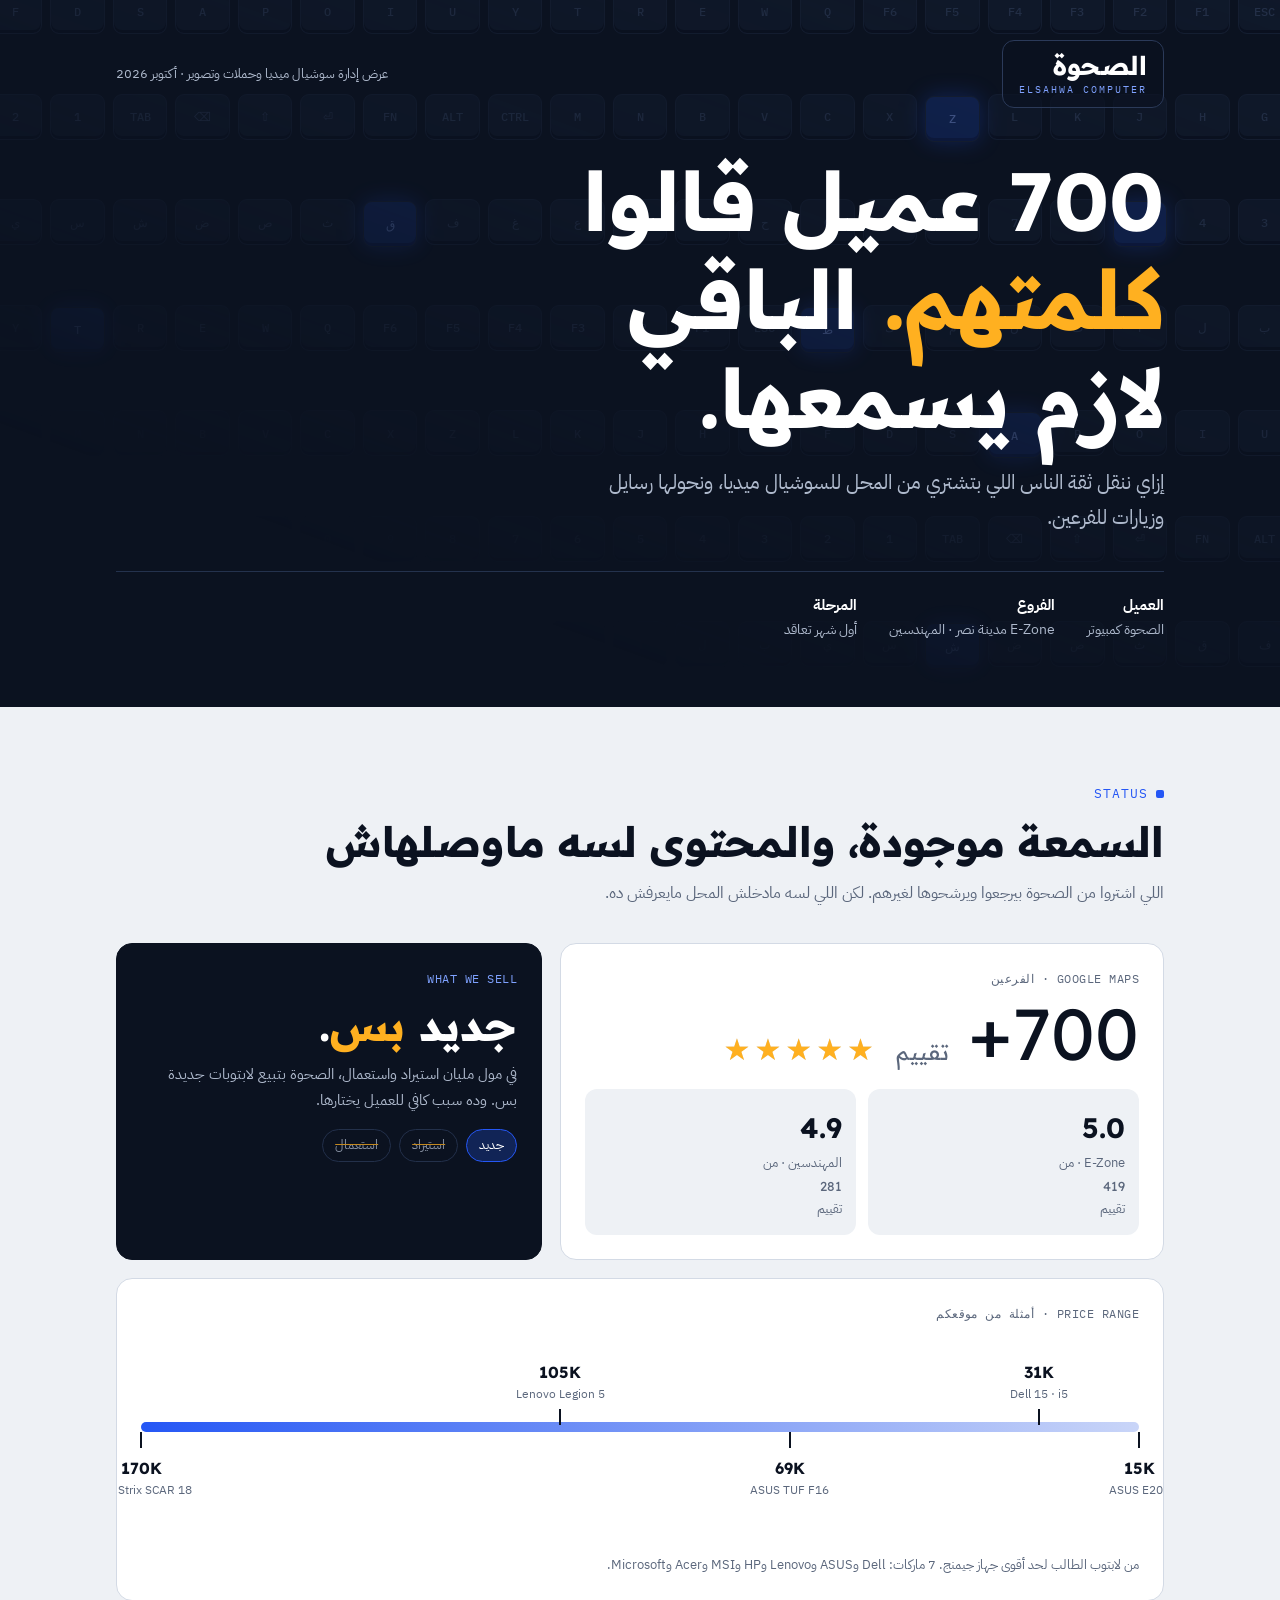
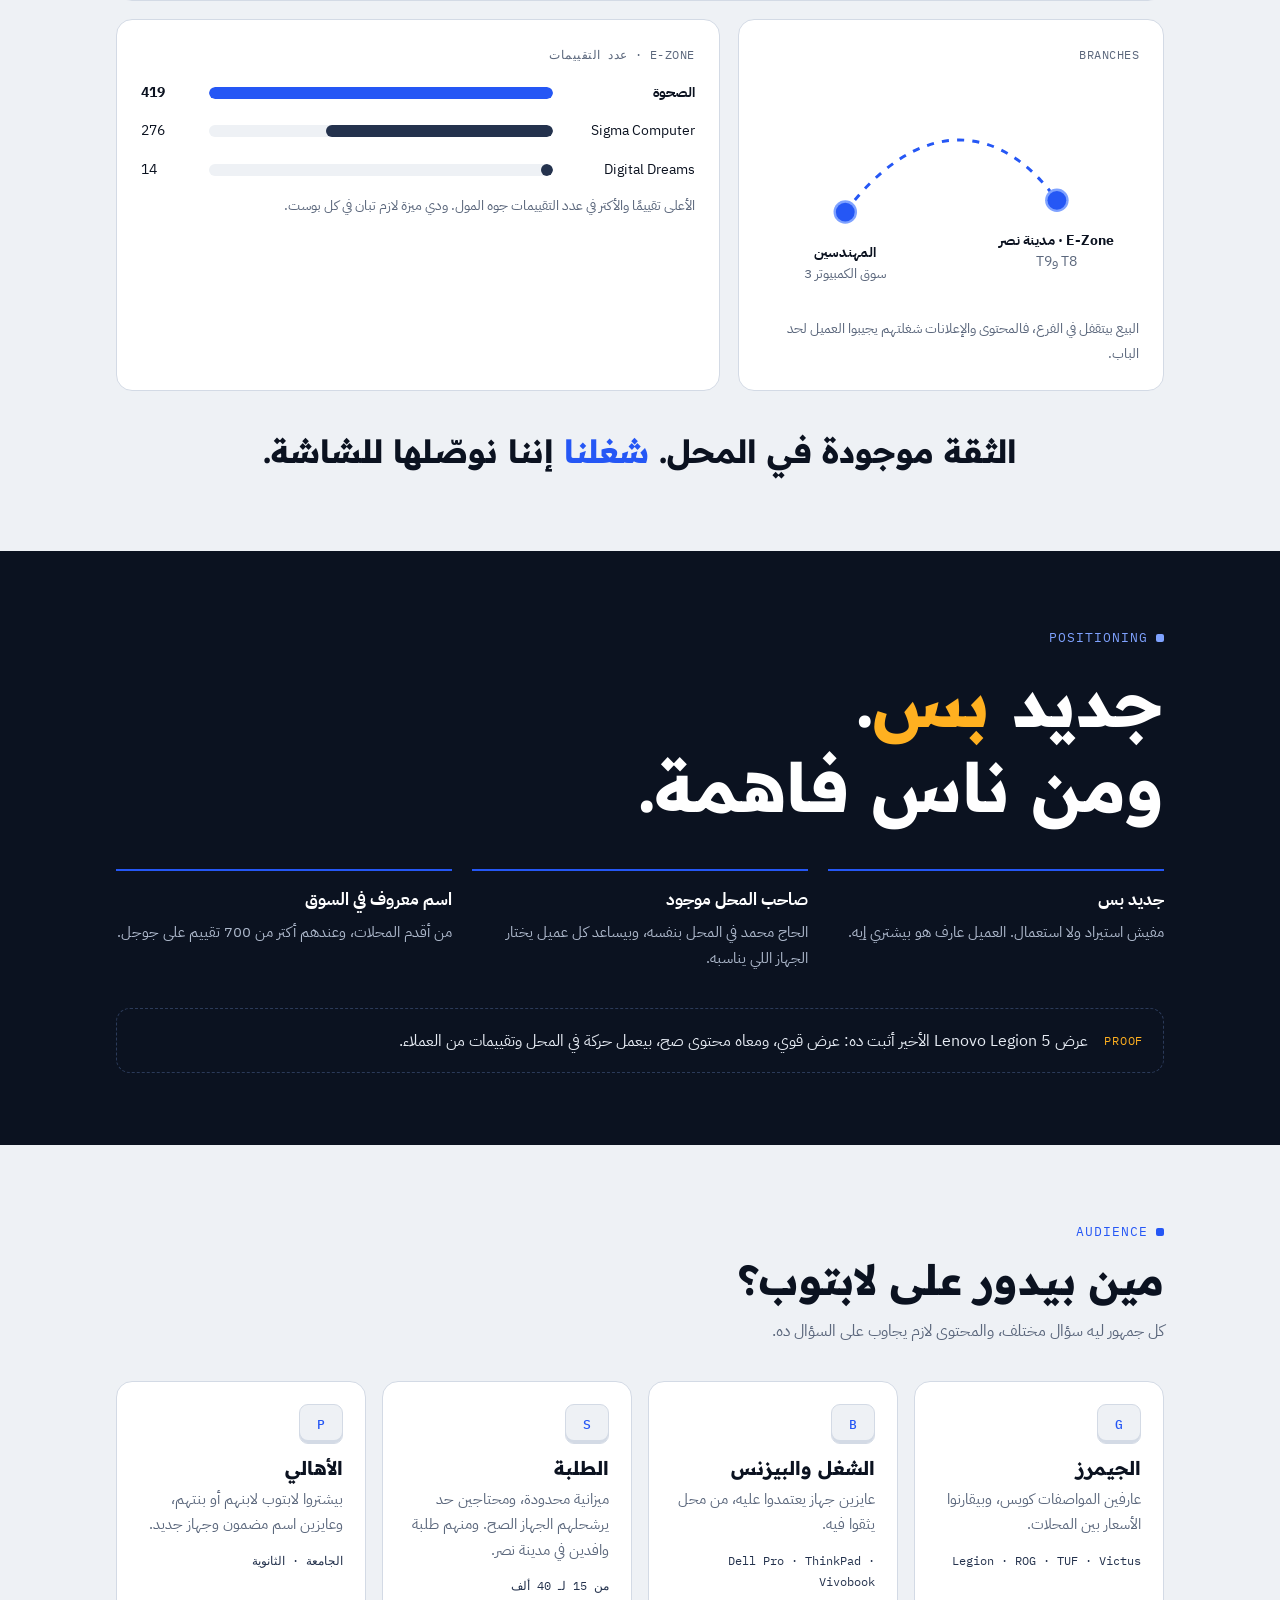
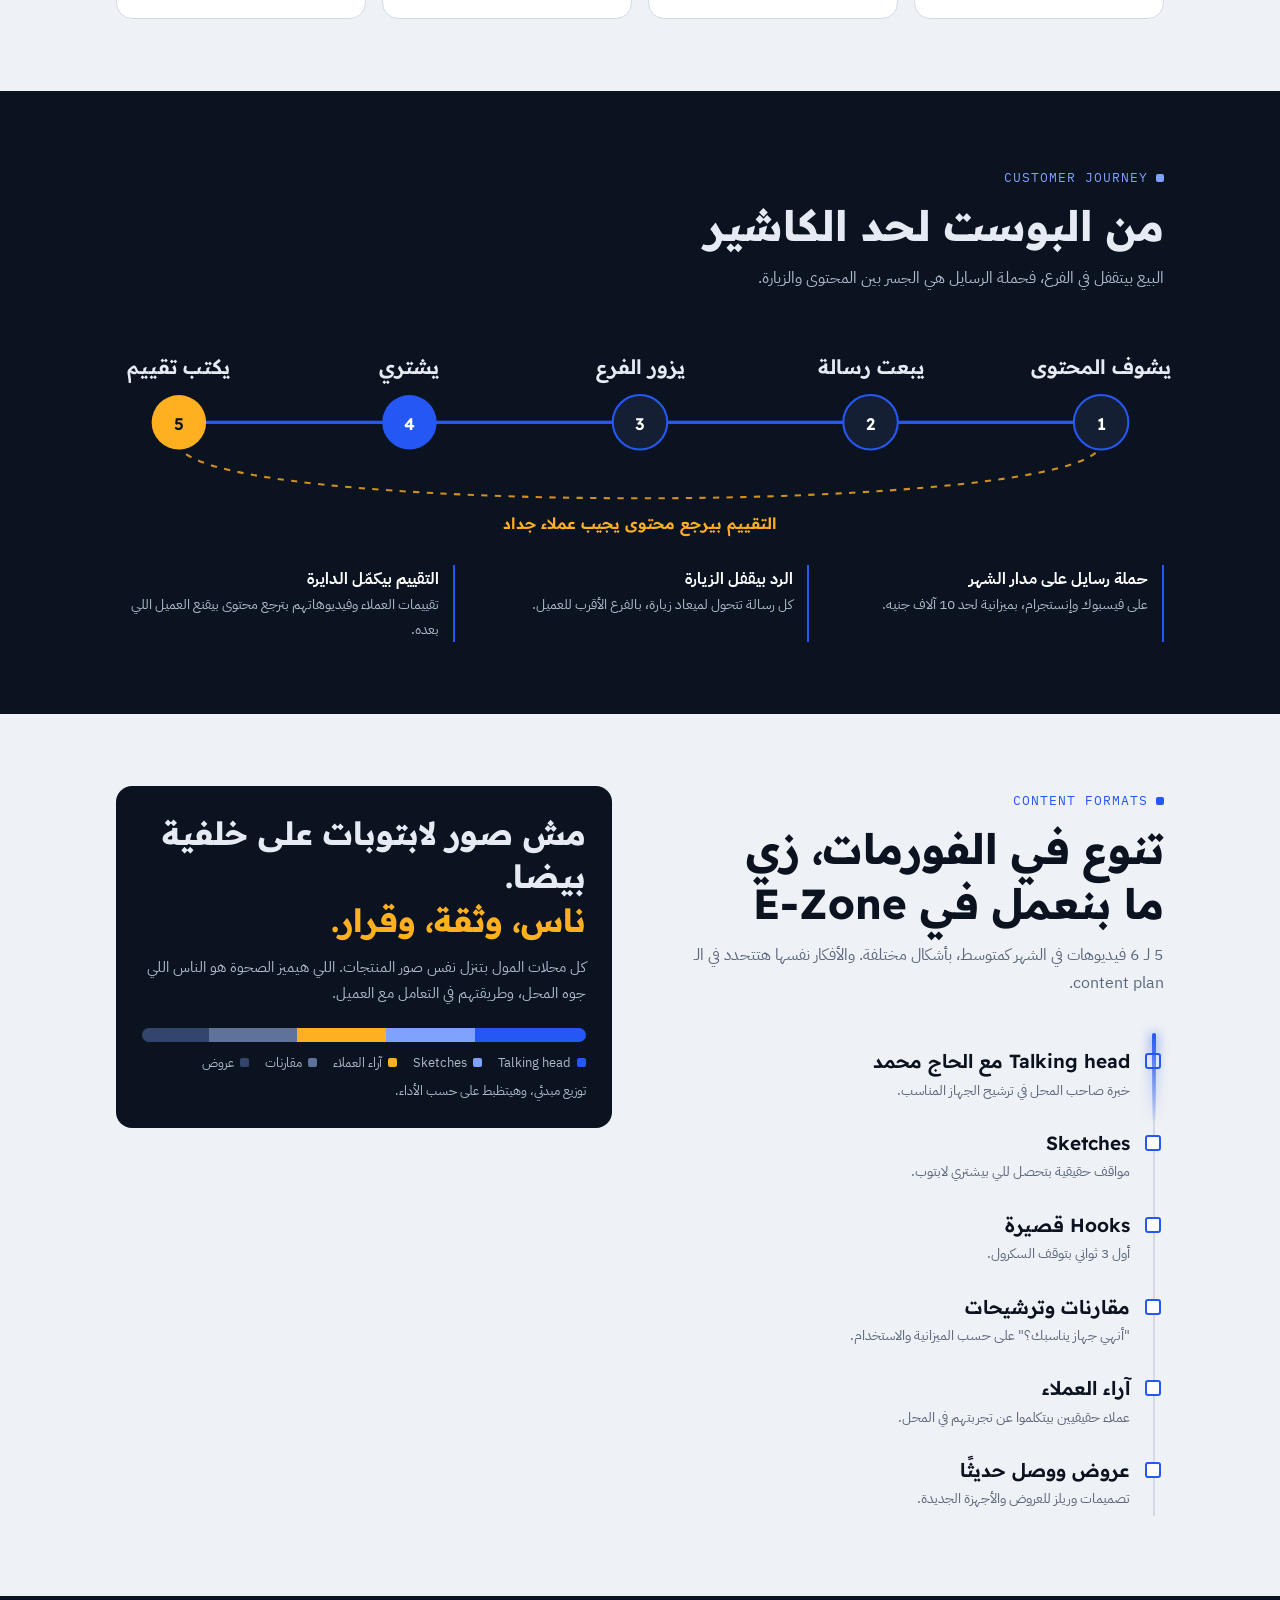
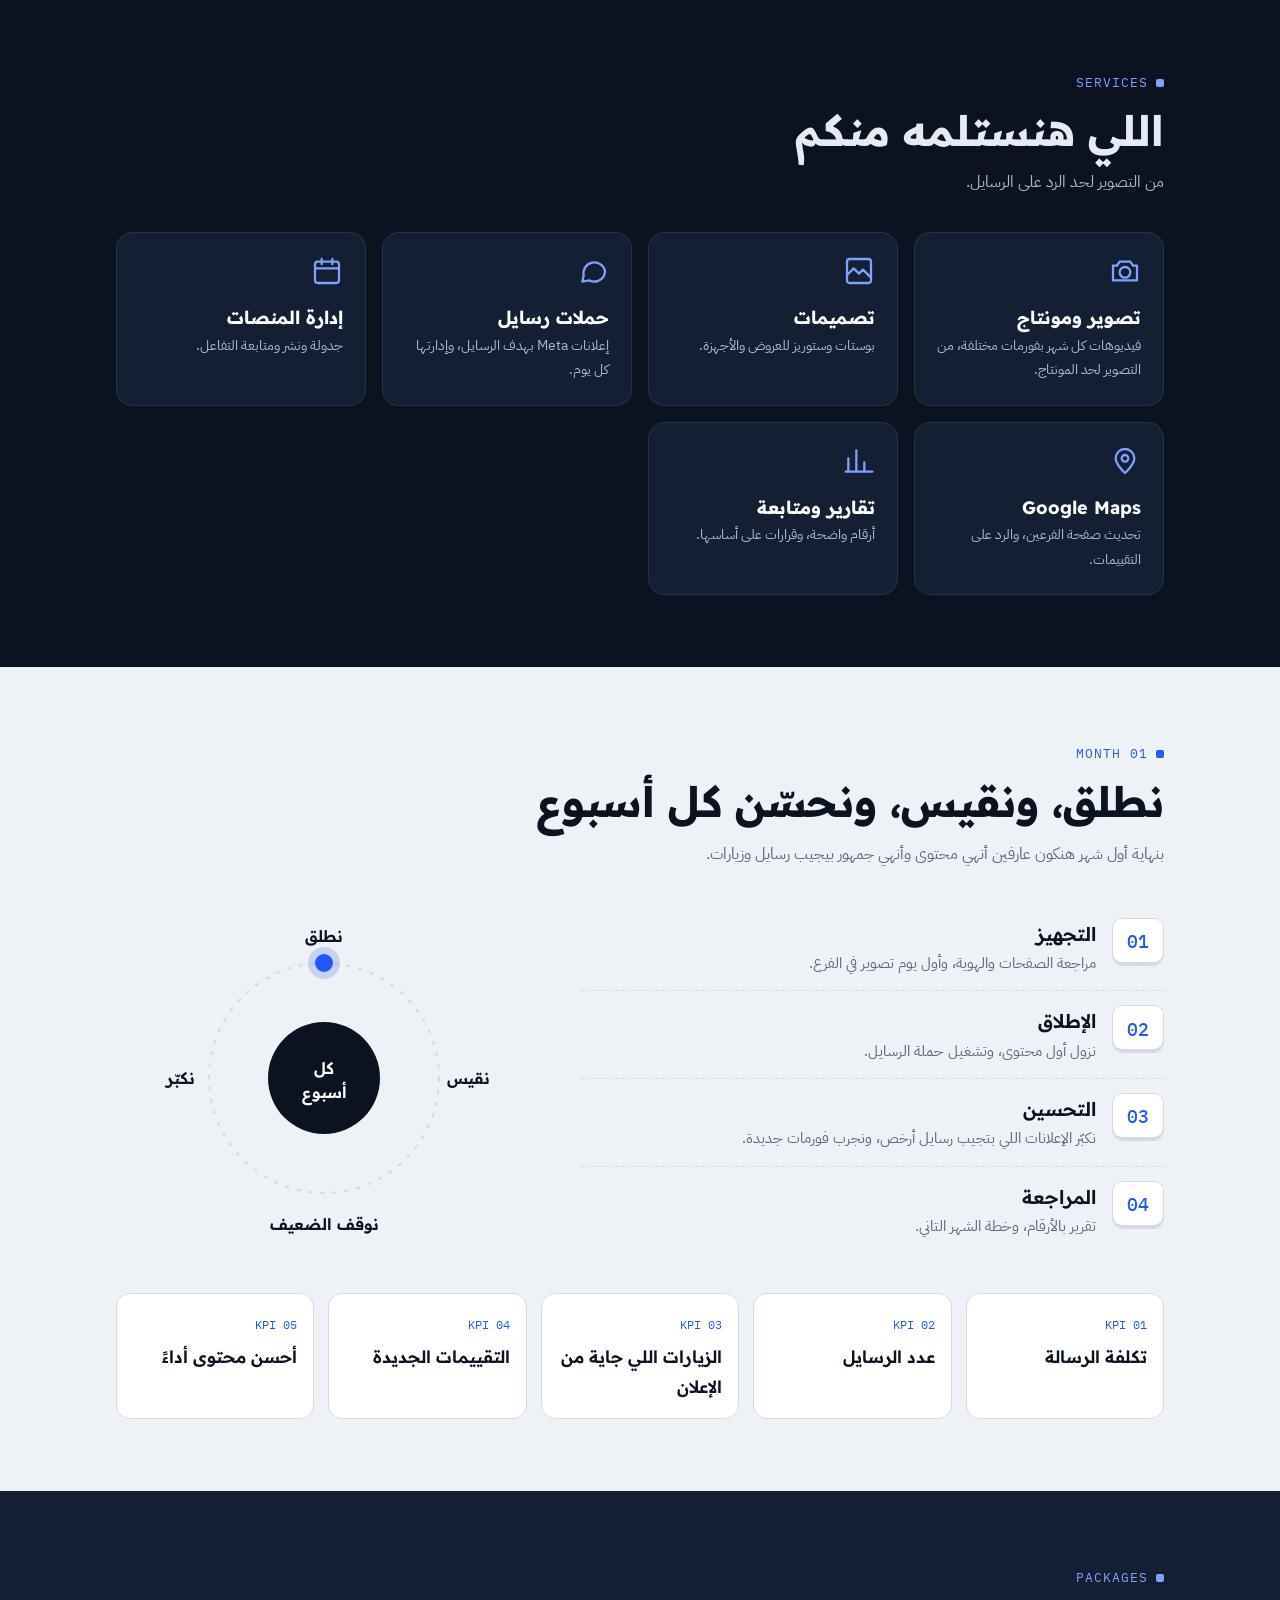
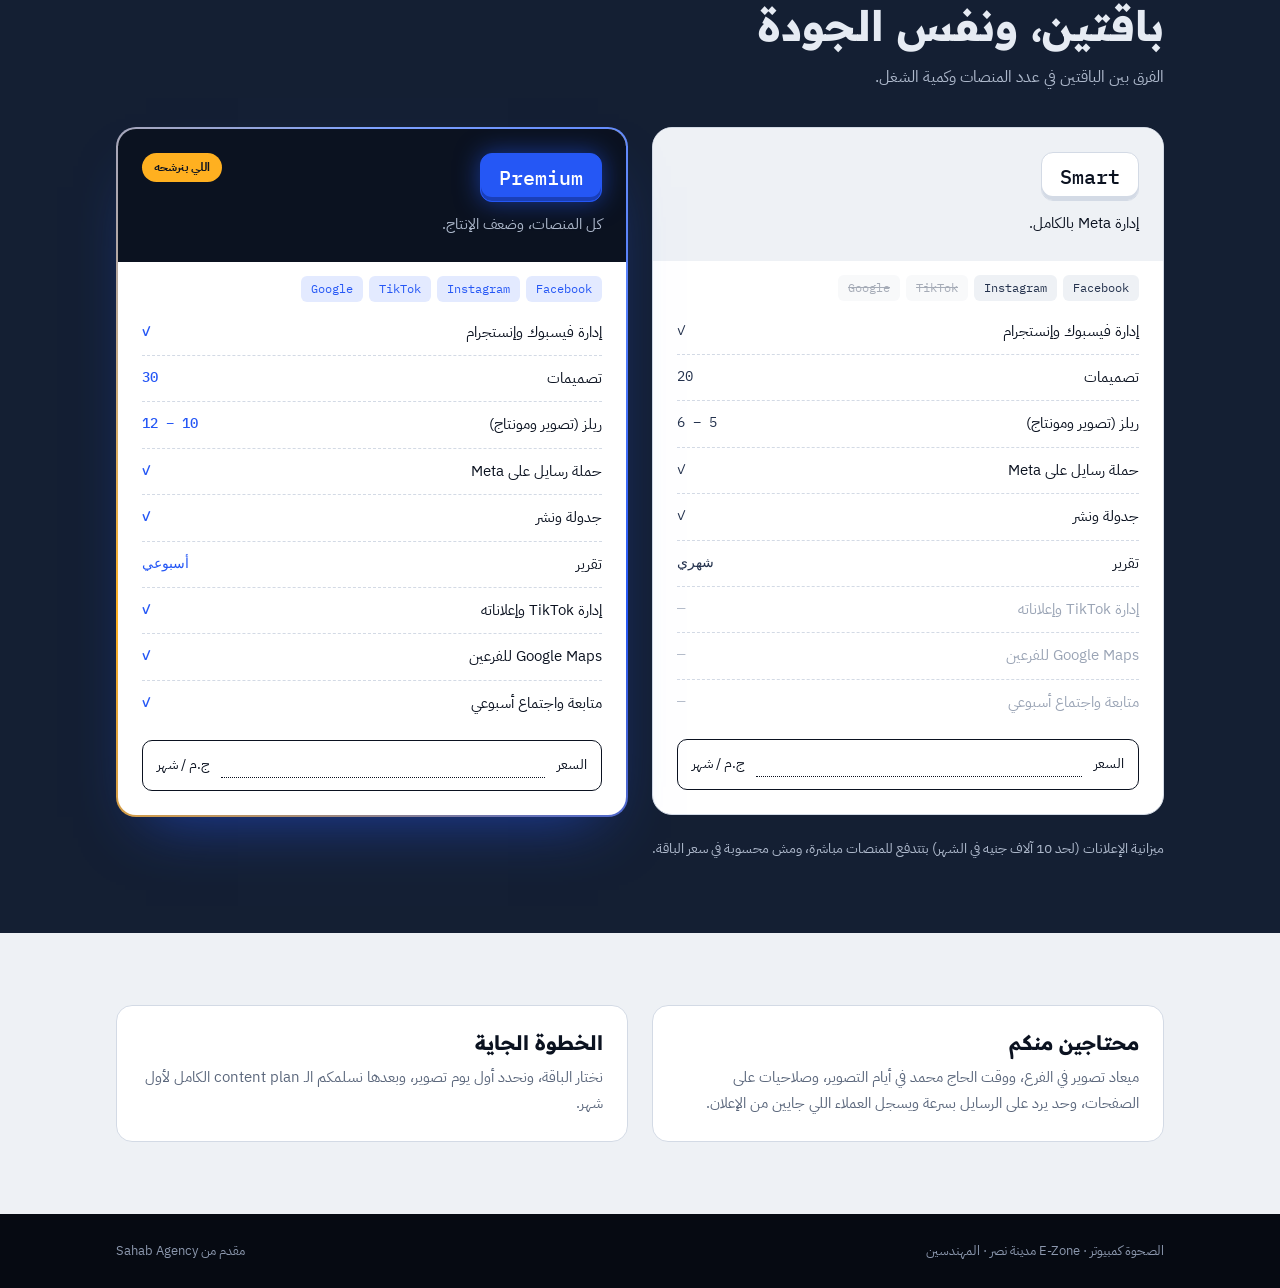
<file: index (1).html>
<!doctype html>
<html lang="ar" dir="rtl">
<head>
<meta charset="utf-8">
<meta name="viewport" content="width=device-width, initial-scale=1, viewport-fit=cover">
<title>عرض الصحوة كمبيوتر</title>
<link rel="preconnect" href="https://fonts.googleapis.com">
<link rel="preconnect" href="https://fonts.gstatic.com" crossorigin>
<link rel="stylesheet" href="https://fonts.googleapis.com/css2?family=Readex+Pro:wght@400;600;700&family=IBM+Plex+Sans+Arabic:wght@400;500;700&family=IBM+Plex+Mono:wght@500&display=swap">
<style>
/* Layout: laptop spec-sheet — cool paper with ink bands, cobalt signal, amber for stars; keycaps as the recurring motif. Single deliberate look. */
:root{
  --paper:#EEF1F5;
  --card:#FFFFFF;
  --ink:#0B1220;
  --ink-2:#141F33;
  --ink-3:#24324D;
  --cobalt:#2557F5;
  --cobalt-2:#7FA2FF;
  --amber:#FFB020;
  --muted:#5B677C;
  --soft:#AEB9CC;
  --line:#D3DAE5;
  --display:"Readex Pro","IBM Plex Sans Arabic",system-ui,sans-serif;
  --body:"IBM Plex Sans Arabic",system-ui,"Segoe UI",Tahoma,sans-serif;
  --mono:"IBM Plex Mono",ui-monospace,Menlo,monospace;
  --ease:cubic-bezier(.2,.7,.2,1);
  color-scheme:light;
}
*{box-sizing:border-box}
html{direction:rtl;scroll-behavior:smooth}
body{background:var(--paper);color:var(--ink);font-family:var(--body);font-size:16px;line-height:1.75;margin:0;overflow-x:hidden}
.wrap{max-width:1080px;margin:0 auto;padding-left:max(16px,env(safe-area-inset-left,0px));padding-right:max(16px,env(safe-area-inset-right,0px))}
section{padding-block:72px;position:relative}
.dark{background:var(--ink);color:#E6EBF3}
h1,h2,h3{font-family:var(--display);font-weight:700;line-height:1.3;text-wrap:balance;margin:0}
h2{font-size:clamp(28px,4.2vw,42px)}
h3{font-size:20px}
p{margin:0}
.eyebrow{display:inline-flex;align-items:center;gap:8px;font-family:var(--mono);font-size:12.5px;letter-spacing:.08em;color:var(--cobalt);margin-bottom:10px;text-transform:uppercase}
.eyebrow::before{content:"";width:8px;height:8px;border-radius:2px;background:currentColor}
.dark .eyebrow{color:var(--cobalt-2)}
.lead{color:var(--muted);max-width:60ch;margin-top:10px;margin-bottom:36px}
.dark .lead{color:var(--soft)}
.num{font-family:var(--display);font-variant-numeric:tabular-nums}
.mono{font-family:var(--mono)}

.progress{position:fixed;top:0;right:0;left:0;height:3px;z-index:20;padding-top:env(safe-area-inset-top,0px);pointer-events:none}
.progress i{display:block;height:3px;background:linear-gradient(270deg,var(--cobalt),var(--cobalt-2));transform-origin:right;transform:scaleX(0)}

/* hero */
.hero{background:var(--ink);color:#E6EBF3;padding-block:40px 64px;position:relative;overflow:hidden}
.keys{position:absolute;inset:-20px;display:grid;grid-template-columns:repeat(auto-fill,minmax(54px,1fr));gap:8px;padding:8px;opacity:.55;pointer-events:none;mask-image:linear-gradient(200deg,#000 0%,rgba(0,0,0,.6) 40%,transparent 75%);-webkit-mask-image:linear-gradient(200deg,#000 0%,rgba(0,0,0,.6) 40%,transparent 75%)}
.keys b{height:46px;border-radius:9px;background:var(--ink-2);border:1px solid #1E2A42;box-shadow:inset 0 -3px 0 #0A1020;font:500 12px var(--mono);color:#3A4B6C;display:grid;place-items:center;transition:background .5s,color .5s,box-shadow .5s,transform .2s}
.keys b.on{background:#16337F;color:var(--cobalt-2);box-shadow:inset 0 -3px 0 #0E2160,0 0 22px rgba(37,87,245,.55);transform:translateY(2px)}
.hero .wrap{position:relative;z-index:1}
.topbar{display:flex;justify-content:space-between;align-items:center;gap:12px;flex-wrap:wrap;font-size:13px;color:var(--soft)}
.mark{display:inline-flex;flex-direction:column;align-items:flex-start;line-height:1;padding:12px 16px;border:1.5px solid #2B3A59;border-radius:12px;background:rgba(11,18,32,.6)}
.mark b{font-family:var(--display);font-size:26px;color:#fff}
.mark small{font-family:var(--mono);font-size:10px;letter-spacing:.2em;color:var(--cobalt-2);margin-top:6px}
.hero h1{font-size:clamp(38px,7vw,82px);margin-top:44px;color:#fff;line-height:1.2;max-width:15ch}
.hero h1 .w{display:inline-block;animation:rise .9s var(--ease) both}
.hero h1 .hot{color:var(--amber)}
@keyframes rise{from{opacity:0;transform:translateY(40px)}to{opacity:1;transform:none}}
.hero .sub{font-size:clamp(17px,2.2vw,20px);max-width:48ch;margin-top:18px;color:var(--soft);animation:rise .9s .5s var(--ease) both}
.hero .meta{display:flex;gap:32px;flex-wrap:wrap;margin-top:36px;padding-top:20px;border-top:1px solid #24324D;font-size:14px;color:var(--soft);animation:rise .9s .7s var(--ease) both}
.hero .meta b{display:block;color:#fff;font-size:15px}

/* snapshot */
.snap{display:grid;grid-template-columns:repeat(12,1fr);gap:18px}
.card{background:var(--card);border:1px solid var(--line);border-radius:16px;padding:24px;position:relative;overflow:hidden;min-width:0}
.spot::before{content:"";position:absolute;inset:0;background:radial-gradient(320px circle at var(--mx,-300px) var(--my,-300px),rgba(37,87,245,.10),transparent 60%);pointer-events:none}
.c-stars{grid-column:span 7}
.c-new{grid-column:span 5;background:var(--ink);color:#fff;border-color:var(--ink)}
.c-ladder{grid-column:span 12}
.c-map{grid-column:span 5}
.c-rank{grid-column:span 7}
@media (max-width:860px){.c-stars,.c-new,.c-map,.c-rank{grid-column:span 12}}
.lbl{font-family:var(--mono);font-size:12px;color:var(--muted);letter-spacing:.04em}
.c-new .lbl{color:var(--cobalt-2)}
.stars-big{display:flex;align-items:flex-end;gap:18px;flex-wrap:wrap;margin-top:8px}
.stars-big .num{font-size:72px;line-height:1;color:var(--ink)}
.stars-big .num small{font-size:22px;color:var(--muted)}
.starrow{position:relative;display:inline-block;font-size:30px;letter-spacing:4px;line-height:1;color:var(--line)}
.starrow i{position:absolute;inset:0 0 0 auto;overflow:hidden;white-space:nowrap;color:var(--amber);font-style:normal;width:var(--w,100%)}
.branches{display:grid;grid-template-columns:1fr 1fr;gap:12px;margin-top:20px}
.br{background:var(--paper);border-radius:12px;padding:14px}
.br b{font-family:var(--display);font-size:28px}
.br span{display:block;font-size:13px;color:var(--muted)}
.c-new h3{font-size:clamp(30px,4vw,44px);margin-top:10px;line-height:1.2}
.c-new h3 em{font-style:normal;color:var(--amber)}
.c-new p{color:var(--soft);font-size:14.5px;margin-top:10px}
.x{display:flex;gap:8px;flex-wrap:wrap;margin-top:16px}
.x span{font-size:13px;border:1px solid #2B3A59;border-radius:99px;padding:4px 12px;color:var(--soft)}
.x span.no{text-decoration:line-through;text-decoration-color:var(--amber);opacity:.75}
.x span.yes{border-color:var(--cobalt);color:#fff;background:rgba(37,87,245,.25)}

.ladder{position:relative;margin-top:22px;padding-top:6px}
.ladder .track{height:10px;border-radius:99px;background:linear-gradient(270deg,#C9D5F8,var(--cobalt));transform-origin:right}
.ticks{position:relative;height:118px}
.tick{position:absolute;top:0;transform:translateX(50%);text-align:center;width:120px}
.tick::before{content:"";display:block;width:2px;height:16px;background:var(--ink);margin:0 auto 6px}
.tick b{display:block;font-family:var(--display);font-size:16px}
.tick span{display:block;font-size:12px;color:var(--muted);line-height:1.4}
.tick.up{top:-74px}
.tick.up::before{display:none}
.tick.up::after{content:"";display:block;width:2px;height:16px;background:var(--ink);margin:6px auto 0}
.ladder-note{font-size:12.5px;color:var(--muted);margin-top:4px}
@media (max-width:700px){
  .ticks{height:auto;display:grid;grid-template-columns:1fr 1fr;gap:10px;margin-top:14px}
  .tick,.tick.up{position:static;transform:none;width:auto;text-align:right;background:var(--paper);border-radius:10px;padding:10px}
  .tick::before,.tick.up::after{display:none}
  .ladder{padding-top:0}
}
.ladder-wrap{padding-top:70px}
@media (max-width:700px){.ladder-wrap{padding-top:0}}

.map{width:100%;height:auto;display:block;margin-top:6px}
.map text{font-family:var(--body);font-size:12px}
.flow{stroke-dasharray:6 7;animation:flow 1.4s linear infinite}
@keyframes flow{to{stroke-dashoffset:-26}}
.ping{transform-origin:center;transform-box:fill-box;animation:ping 2s var(--ease) infinite}
@keyframes ping{0%{transform:scale(.6);opacity:.9}100%{transform:scale(2.8);opacity:0}}
.bars{display:grid;gap:14px;margin-top:16px}
.bar{display:grid;grid-template-columns:130px 1fr 56px;gap:12px;align-items:center;font-size:14px}
.bar .t{height:12px;background:var(--paper);border-radius:99px;overflow:hidden}
.bar .t i{display:block;height:100%;background:var(--ink-3);border-radius:99px;transform-origin:right}
.bar.us{font-weight:700}
.bar.us .t i{background:var(--cobalt)}
.bar .v{text-align:left;font-variant-numeric:tabular-nums}
@media (max-width:480px){.bar{grid-template-columns:96px 1fr 44px;font-size:13px}}
.callout{margin-top:32px;font-family:var(--display);font-weight:700;font-size:clamp(22px,3.2vw,32px);text-align:center}
.callout em{font-style:normal;color:var(--cobalt)}

/* positioning */
.thesis{font-family:var(--display);font-weight:700;font-size:clamp(34px,6vw,68px);line-height:1.25;color:#fff}
.thesis em{font-style:normal;color:var(--amber)}
.pill3{display:grid;grid-template-columns:repeat(auto-fit,minmax(230px,1fr));gap:20px;margin-top:40px}
.pill3 > div{border-top:2px solid var(--cobalt);padding-top:14px}
.pill3 b{display:block;font-size:17px;color:#fff;margin-bottom:4px}
.pill3 p{font-size:15px;color:var(--soft)}
.proof{margin-top:36px;display:flex;gap:16px;align-items:center;flex-wrap:wrap;border:1px dashed #2B3A59;border-radius:14px;padding:18px 20px}
.proof .k{font-family:var(--mono);font-size:12px;color:var(--amber);letter-spacing:.06em}
.proof p{color:#E6EBF3;font-size:15.5px;flex:1;min-width:240px}

/* audience */
.aud{display:grid;grid-template-columns:repeat(auto-fit,minmax(240px,1fr));gap:16px}
.au{background:var(--card);border:1px solid var(--line);border-radius:16px;padding:22px;position:relative;overflow:hidden}
.au .cap{display:inline-grid;place-items:center;min-width:44px;height:40px;padding:0 10px;border-radius:9px;background:var(--paper);border:1px solid var(--line);box-shadow:inset 0 -3px 0 var(--line);font:500 13px var(--mono);color:var(--cobalt);margin-bottom:12px}
.au h3{font-size:19px}
.au p{font-size:14.5px;color:var(--muted);margin-top:6px}
.au .ex{font-family:var(--mono);font-size:12px;color:var(--ink-3);margin-top:12px}

/* journey */
.journey{position:relative;margin-top:10px}
.journey svg{width:100%;height:auto;display:block;overflow:visible}
.journey text{font-family:var(--display);font-weight:600}
.steps-m{display:none}
@media (max-width:700px){.journey svg{display:none}.steps-m{display:grid;gap:10px}}
.steps-m div{display:flex;gap:12px;align-items:center;background:var(--ink-2);border:1px solid #24324D;border-radius:12px;padding:12px 14px}
.steps-m b{font-family:var(--mono);color:var(--cobalt-2);font-size:13px}
.jnote{display:grid;grid-template-columns:repeat(auto-fit,minmax(220px,1fr));gap:16px;margin-top:28px}
.jnote div{border-right:2px solid var(--cobalt);padding-right:14px}
.jnote b{display:block;color:#fff;font-size:16px}
.jnote p{font-size:14px;color:var(--soft)}

/* formats */
.formats{display:grid;grid-template-columns:1fr 1fr;gap:56px;align-items:start}
@media (max-width:820px){.formats{grid-template-columns:1fr;gap:32px}}
.rail{position:relative;padding-right:34px}
.rail::before{content:"";position:absolute;right:9px;top:8px;bottom:8px;width:2px;background:var(--line)}
.rail::after{content:"";position:absolute;right:8px;top:0;width:4px;height:90px;border-radius:4px;background:linear-gradient(var(--cobalt),transparent);animation:travel 3.6s var(--ease) infinite;filter:drop-shadow(0 0 6px var(--cobalt))}
@keyframes travel{0%{top:0;opacity:0}10%{opacity:1}90%{opacity:1}100%{top:calc(100% - 90px);opacity:0}}
.node{position:relative;padding-block:12px}
.node::before{content:"";position:absolute;right:-31px;top:20px;width:12px;height:12px;border-radius:3px;background:var(--card);border:2px solid var(--cobalt)}
.node b{font-family:var(--display);font-weight:600;font-size:19px}
.node p{font-size:14px;color:var(--muted)}
.rulebox{background:var(--ink);color:#E6EBF3;border-radius:16px;padding:26px;position:sticky;top:calc(env(safe-area-inset-top,0px) + 24px)}
.rulebox .q{font-family:var(--display);font-weight:700;font-size:clamp(24px,3.2vw,32px);line-height:1.35}
.rulebox .q em{font-style:normal;color:var(--amber)}
.rulebox p{color:var(--soft);font-size:15px;margin-top:12px}
.mix{display:flex;height:14px;border-radius:99px;overflow:hidden;margin-top:22px}
.mix i{display:block;height:100%;transform-origin:right}
.mixkey{display:flex;flex-wrap:wrap;gap:6px 16px;margin-top:10px;font-size:12.5px;color:var(--soft)}
.mixkey span::before{content:"";display:inline-block;width:9px;height:9px;border-radius:2px;margin-left:6px;background:var(--c)}

/* services */
.svc{display:grid;grid-template-columns:repeat(auto-fit,minmax(220px,1fr));gap:16px}
.sv{background:var(--ink-2);border:1px solid #24324D;border-radius:16px;padding:22px;transition:transform .4s var(--ease),border-color .4s}
.sv:hover{transform:translateY(-4px);border-color:var(--cobalt)}
.sv svg{width:32px;height:32px;stroke:var(--cobalt-2);fill:none;stroke-width:1.7;stroke-linecap:round;stroke-linejoin:round}
.sv h3{font-size:18px;color:#fff;margin-top:10px}
.sv p{font-size:14px;color:var(--soft);margin-top:4px}

/* month */
.month{display:grid;grid-template-columns:1.4fr 1fr;gap:48px;align-items:center}
@media (max-width:860px){.month{grid-template-columns:1fr}}
.wk{display:grid;grid-template-columns:52px 1fr;gap:16px;padding-block:14px;border-bottom:1px dashed var(--line)}
.wk:last-child{border-bottom:0}
.wk .n{width:52px;height:48px;border-radius:10px;border:1px solid var(--line);background:var(--card);box-shadow:inset 0 -3px 0 var(--line);display:grid;place-items:center;font:500 18px var(--mono);color:var(--cobalt)}
.wk b{font-family:var(--display);font-weight:600;font-size:19px}
.wk p{font-size:14.5px;color:var(--muted)}
.loop{width:100%;max-width:340px;margin:0 auto;display:block}
.loop text{font-family:var(--display);font-weight:600;font-size:16px}
.spin{transform-origin:170px 170px;animation:turn 8s linear infinite}
@keyframes turn{to{transform:rotate(360deg)}}
.kpis{display:grid;grid-template-columns:repeat(auto-fit,minmax(190px,1fr));gap:14px;margin-top:40px}
.kpi{background:var(--card);border:1px solid var(--line);border-radius:14px;padding:16px}
.kpi .mono{font-size:11.5px;color:var(--cobalt)}
.kpi b{display:block;font-family:var(--display);font-weight:600;font-size:17px;margin-top:4px}

/* packages */
.offers{display:grid;grid-template-columns:repeat(auto-fit,minmax(300px,1fr));gap:24px;align-items:start}
.offer{background:var(--card);color:var(--ink);border-radius:20px;overflow:hidden;min-width:0;border:1px solid var(--line)}
@property --ang{syntax:"<angle>";inherits:false;initial-value:0deg}
.offer.pro{border:2.5px solid transparent;background:linear-gradient(var(--card),var(--card)) padding-box,conic-gradient(from var(--ang),var(--cobalt-2),var(--cobalt),var(--amber),var(--cobalt-2)) border-box;animation:angle 5s linear infinite;box-shadow:0 30px 60px -30px rgba(37,87,245,.6)}
@keyframes angle{to{--ang:360deg}}
.offer .head{padding:24px;display:flex;justify-content:space-between;align-items:flex-start;gap:12px;background:var(--paper)}
.offer.pro .head{background:var(--ink);color:#fff}
.keycap{display:inline-grid;place-items:center;padding:10px 18px;border-radius:12px;background:var(--card);border:1px solid var(--line);box-shadow:inset 0 -4px 0 var(--line);font:500 20px var(--mono);color:var(--ink)}
.offer.pro .keycap{background:var(--cobalt);border-color:var(--cobalt);box-shadow:inset 0 -4px 0 #1A3FB8,0 0 24px rgba(37,87,245,.55);color:#fff}
.offer .pitch{font-size:14.5px;margin-top:10px}
.offer.pro .pitch{color:var(--soft)}
.badge{display:inline-block;background:var(--amber);color:var(--ink);font-size:12px;font-weight:700;padding:4px 12px;border-radius:99px}
.plats{display:flex;gap:6px;flex-wrap:wrap;padding:14px 24px 0}
.plats span{font-family:var(--mono);font-size:11.5px;padding:3px 10px;border-radius:6px;background:var(--paper);color:var(--ink-3)}
.plats span.off{opacity:.4;text-decoration:line-through}
.offer.pro .plats span{background:#E3EAFF;color:var(--cobalt)}
.offer ul{list-style:none;margin:0;padding:8px 24px 4px}
.offer li{display:flex;gap:10px;justify-content:space-between;padding:10px 0;border-bottom:1px dashed var(--line);font-size:14.5px}
.offer li:last-child{border-bottom:0}
.offer li span:last-child{font-family:var(--mono);font-size:13.5px;color:var(--ink-3);white-space:nowrap}
.offer.pro li span:last-child{color:var(--cobalt);font-weight:500}
.offer li.no{color:#9AA4B5}
.offer li.no span:last-child{color:#B5BDCA}
.price{margin:10px 24px 24px;border:1.5px solid var(--ink);border-radius:10px;padding:12px 14px;display:flex;justify-content:space-between;align-items:flex-end;gap:12px;font-size:14px}
.price .blank{flex:1;border-bottom:1.5px dotted var(--ink);min-width:60px;height:1em}
.note{margin-top:20px;font-size:14px;color:var(--muted)}

.two{display:grid;grid-template-columns:repeat(auto-fit,minmax(280px,1fr));gap:24px}
.two h3{margin-bottom:8px}
.two p{color:var(--muted);font-size:15px}
footer{background:#060A12;color:#8C98AE;font-size:13px;padding-block:26px}
footer .wrap{display:flex;justify-content:space-between;gap:12px;flex-wrap:wrap}

:focus-visible{outline:2px solid var(--cobalt);outline-offset:3px}
@page{margin:0}
@media print{
  *{-webkit-print-color-adjust:exact!important;print-color-adjust:exact!important}
  *,*::before,*::after{animation:none!important;transition:none!important}
  .progress{display:none!important}
  .hero h1 .w,.hero .sub,.hero .meta{opacity:1!important;transform:none!important}
  .rulebox{position:static}
  .card,.offer,.au,.sv,.wk,.node,.kpi,.bar,.pill3>div,.jnote>div{break-inside:avoid}
}
@media (prefers-reduced-motion:reduce){
  *,*::before,*::after{animation:none!important;transition:none!important}
  html{scroll-behavior:auto}
}
</style>
</head>
<body>

<div class="progress" aria-hidden="true"><i id="prog"></i></div>

<header class="hero">
  <div class="keys" id="keys" aria-hidden="true"></div>
  <div class="wrap">
    <div class="topbar">
      <span class="mark"><b>الصحوة</b><small>ELSAHWA COMPUTER</small></span>
      <span>عرض إدارة سوشيال ميديا وحملات وتصوير · أكتوبر 2026</span>
    </div>
    <h1>
      <span class="w" style="animation-delay:.05s">700</span>
      <span class="w" style="animation-delay:.12s">عميل</span>
      <span class="w" style="animation-delay:.2s">قالوا</span>
      <span class="w hot" style="animation-delay:.28s">كلمتهم.</span>
      <span class="w" style="animation-delay:.42s">الباقي</span>
      <span class="w" style="animation-delay:.5s">لازم</span>
      <span class="w" style="animation-delay:.58s">يسمعها.</span>
    </h1>
    <p class="sub">إزاي ننقل ثقة الناس اللي بتشتري من المحل للسوشيال ميديا، ونحولها رسايل وزيارات للفرعين.</p>
    <div class="meta">
      <div><b>العميل</b>الصحوة كمبيوتر</div>
      <div><b>الفروع</b>E-Zone مدينة نصر · المهندسين</div>
      <div><b>المرحلة</b>أول شهر تعاقد</div>
    </div>
  </div>
</header>

<section>
  <div class="wrap">
    <div class="eyebrow">Status</div>
    <h2>السمعة موجودة، والمحتوى لسه ماوصلهاش</h2>
    <p class="lead">اللي اشتروا من الصحوة بيرجعوا ويرشحوها لغيرهم. لكن اللي لسه مادخلش المحل مايعرفش ده.</p>
    <div class="snap">
      <div class="card spot c-stars" data-anim="rise">
        <div class="lbl">GOOGLE MAPS · الفرعين</div>
        <div class="stars-big">
          <div class="num"><span data-count="700">700</span>+ <small>تقييم</small></div>
          <div><span class="starrow" aria-label="تقييم 5 من 5">★★★★★<i data-stars>★★★★★</i></span></div>
        </div>
        <div class="branches">
          <div class="br"><b class="num">5.0</b><span>E-Zone · من <span class="num">419</span> تقييم</span></div>
          <div class="br"><b class="num">4.9</b><span>المهندسين · من <span class="num">281</span> تقييم</span></div>
        </div>
      </div>
      <div class="card c-new" data-anim="rise" data-d="100">
        <div class="lbl">WHAT WE SELL</div>
        <h3>جديد <em>بس</em>.</h3>
        <p>في مول مليان استيراد واستعمال، الصحوة بتبيع لابتوبات جديدة بس. وده سبب كافي للعميل يختارها.</p>
        <div class="x"><span class="yes">جديد</span><span class="no">استيراد</span><span class="no">استعمال</span></div>
      </div>
      <div class="card spot c-ladder" data-anim="rise">
        <div class="lbl">PRICE RANGE · أمثلة من موقعكم</div>
        <div class="ladder-wrap">
          <div class="ladder">
            <div class="track" data-grow></div>
            <div class="ticks">
              <div class="tick" style="right:0%"><b class="num">15K</b><span>ASUS E203</span></div>
              <div class="tick up" style="right:10%"><b class="num">31K</b><span>Dell 15 · i5</span></div>
              <div class="tick" style="right:35%"><b class="num">69K</b><span>ASUS TUF F16</span></div>
              <div class="tick up" style="right:58%"><b class="num">105K</b><span>Lenovo Legion 5</span></div>
              <div class="tick" style="right:100%"><b class="num">170K</b><span>ROG Strix SCAR 18</span></div>
            </div>
          </div>
        </div>
        <p class="ladder-note">من لابتوب الطالب لحد أقوى جهاز جيمنج. 7 ماركات: Dell وASUS وLenovo وHP وMSI وAcer وMicrosoft.</p>
      </div>
      <div class="card spot c-map" data-anim="rise">
        <div class="lbl">BRANCHES</div>
        <svg class="map" viewBox="0 0 320 210" role="img" aria-label="فرعين: E-Zone في مدينة نصر، والمهندسين">
          <path class="flow" d="M70 120 C130 40, 200 40, 250 110" stroke="#2557F5" stroke-width="2.5" fill="none"/>
          <circle class="ping" cx="250" cy="110" r="10" fill="#7FA2FF"/>
          <circle cx="250" cy="110" r="8" fill="#2557F5"/>
          <circle class="ping" cx="70" cy="120" r="10" fill="#7FA2FF" style="animation-delay:1s"/>
          <circle cx="70" cy="120" r="8" fill="#2557F5"/>
          <text x="250" y="148" text-anchor="middle" fill="#0B1220" font-weight="700">E-Zone · مدينة نصر</text>
          <text x="250" y="166" text-anchor="middle" fill="#5B677C">T8 وT9</text>
          <text x="70" y="158" text-anchor="middle" fill="#0B1220" font-weight="700">المهندسين</text>
          <text x="70" y="176" text-anchor="middle" fill="#5B677C">سوق الكمبيوتر 3</text>
        </svg>
        <p style="font-size:14px;color:var(--muted)">البيع بيتقفل في الفرع، فالمحتوى والإعلانات شغلتهم يجيبوا العميل لحد الباب.</p>
      </div>
      <div class="card spot c-rank" data-anim="rise" data-d="100">
        <div class="lbl">E-ZONE · عدد التقييمات</div>
        <div class="bars">
          <div class="bar us"><span>الصحوة</span><span class="t"><i data-bar style="width:100%"></i></span><span class="v">419</span></div>
          <div class="bar"><span>Sigma Computer</span><span class="t"><i data-bar style="width:66%"></i></span><span class="v">276</span></div>
          <div class="bar"><span>Digital Dreams</span><span class="t"><i data-bar style="width:3.5%"></i></span><span class="v">14</span></div>
        </div>
        <p style="font-size:14px;color:var(--muted);margin-top:12px">الأعلى تقييمًا والأكتر في عدد التقييمات جوه المول. ودي ميزة لازم تبان في كل بوست.</p>
      </div>
    </div>
    <p class="callout" data-anim="rise">الثقة موجودة في المحل. <em>شغلنا</em> إننا نوصّلها للشاشة.</p>
  </div>
</section>

<section class="dark">
  <div class="wrap">
    <div class="eyebrow">Positioning</div>
    <p class="thesis" data-anim="rise">جديد <em>بس</em>.<br>ومن ناس فاهمة.</p>
    <div class="pill3">
      <div data-anim="rise"><b>جديد بس</b><p>مفيش استيراد ولا استعمال. العميل عارف هو بيشتري إيه.</p></div>
      <div data-anim="rise" data-d="100"><b>صاحب المحل موجود</b><p>الحاج محمد في المحل بنفسه، وبيساعد كل عميل يختار الجهاز اللي يناسبه.</p></div>
      <div data-anim="rise" data-d="200"><b>اسم معروف في السوق</b><p>من أقدم المحلات، وعندهم أكتر من 700 تقييم على جوجل.</p></div>
    </div>
    <div class="proof" data-anim="rise">
      <span class="k mono">PROOF</span>
      <p>عرض Lenovo Legion 5 الأخير أثبت ده: عرض قوي، ومعاه محتوى صح، بيعمل حركة في المحل وتقييمات من العملاء.</p>
    </div>
  </div>
</section>

<section>
  <div class="wrap">
    <div class="eyebrow">Audience</div>
    <h2>مين بيدور على لابتوب؟</h2>
    <p class="lead">كل جمهور ليه سؤال مختلف، والمحتوى لازم يجاوب على السؤال ده.</p>
    <div class="aud">
      <div class="au spot" data-anim="rise"><span class="cap">G</span><h3>الجيمرز</h3><p>عارفين المواصفات كويس، وبيقارنوا الأسعار بين المحلات.</p><div class="ex">Legion · ROG · TUF · Victus</div></div>
      <div class="au spot" data-anim="rise" data-d="80"><span class="cap">B</span><h3>الشغل والبيزنس</h3><p>عايزين جهاز يعتمدوا عليه، من محل يثقوا فيه.</p><div class="ex">Dell Pro · ThinkPad · Vivobook</div></div>
      <div class="au spot" data-anim="rise" data-d="160"><span class="cap">S</span><h3>الطلبة</h3><p>ميزانية محدودة، ومحتاجين حد يرشحلهم الجهاز الصح. ومنهم طلبة وافدين في مدينة نصر.</p><div class="ex">من 15 لـ 40 ألف</div></div>
      <div class="au spot" data-anim="rise" data-d="240"><span class="cap">P</span><h3>الأهالي</h3><p>بيشتروا لابتوب لابنهم أو بنتهم، وعايزين اسم مضمون وجهاز جديد.</p><div class="ex">الجامعة · الثانوية</div></div>
    </div>
  </div>
</section>

<section class="dark">
  <div class="wrap">
    <div class="eyebrow">Customer Journey</div>
    <h2>من البوست لحد الكاشير</h2>
    <p class="lead">البيع بيتقفل في الفرع، فحملة الرسايل هي الجسر بين المحتوى والزيارة.</p>
    <div class="journey" data-anim="journey">
      <svg viewBox="0 0 1000 200" role="img" aria-label="رحلة العميل: يشوف المحتوى، يبعت رسالة، يزور الفرع، يشتري، يكتب تقييم">
        <path d="M940 90 L60 90" stroke="#24324D" stroke-width="3" fill="none"/>
        <path data-draw d="M940 90 L60 90" pathLength="100" stroke="#2557F5" stroke-width="3" fill="none" stroke-dasharray="100 100"/>
        <path d="M60 110 C60 180, 940 180, 940 110" stroke="#FFB020" stroke-width="2" fill="none" stroke-dasharray="5 7" class="flow" opacity=".8"/>
        <circle r="7" fill="#7FA2FF"><animateMotion dur="5s" repeatCount="indefinite" path="M940 90 L60 90"/></circle>
        <g font-size="19" text-anchor="middle">
          <circle cx="940" cy="90" r="26" fill="#141F33" stroke="#2557F5" stroke-width="2"/><text x="940" y="97" fill="#fff" font-size="16">1</text><text x="940" y="44" fill="#E6EBF3">يشوف المحتوى</text>
          <circle cx="720" cy="90" r="26" fill="#141F33" stroke="#2557F5" stroke-width="2"/><text x="720" y="97" fill="#fff" font-size="16">2</text><text x="720" y="44" fill="#E6EBF3">يبعت رسالة</text>
          <circle cx="500" cy="90" r="26" fill="#141F33" stroke="#2557F5" stroke-width="2"/><text x="500" y="97" fill="#fff" font-size="16">3</text><text x="500" y="44" fill="#E6EBF3">يزور الفرع</text>
          <circle cx="280" cy="90" r="26" fill="#2557F5"/><text x="280" y="97" fill="#fff" font-size="16">4</text><text x="280" y="44" fill="#E6EBF3">يشتري</text>
          <circle cx="60" cy="90" r="26" fill="#FFB020"/><text x="60" y="97" fill="#0B1220" font-size="16">5</text><text x="60" y="44" fill="#E6EBF3">يكتب تقييم</text>
          <text x="500" y="192" fill="#FFB020" font-size="15">التقييم بيرجع محتوى يجيب عملاء جداد</text>
        </g>
      </svg>
      <div class="steps-m">
        <div><b>01</b>يشوف المحتوى</div><div><b>02</b>يبعت رسالة</div><div><b>03</b>يزور الفرع</div><div><b>04</b>يشتري</div><div><b>05</b>يكتب تقييم، ويرجع محتوى</div>
      </div>
    </div>
    <div class="jnote">
      <div data-anim="rise"><b>حملة رسايل على مدار الشهر</b><p>على فيسبوك وإنستجرام، بميزانية لحد 10 آلاف جنيه.</p></div>
      <div data-anim="rise" data-d="100"><b>الرد بيقفل الزيارة</b><p>كل رسالة تتحول لميعاد زيارة، بالفرع الأقرب للعميل.</p></div>
      <div data-anim="rise" data-d="200"><b>التقييم بيكمّل الدايرة</b><p>تقييمات العملاء وفيديوهاتهم بترجع محتوى بيقنع العميل اللي بعده.</p></div>
    </div>
  </div>
</section>

<section>
  <div class="wrap formats">
    <div>
      <div class="eyebrow">Content Formats</div>
      <h2>تنوع في الفورمات، زي ما بنعمل في E-Zone</h2>
      <p class="lead">5 لـ 6 فيديوهات في الشهر كمتوسط، بأشكال مختلفة. والأفكار نفسها هتتحدد في الـ content plan.</p>
      <div class="rail">
        <div class="node" data-anim="rise"><b>Talking head مع الحاج محمد</b><p>خبرة صاحب المحل في ترشيح الجهاز المناسب.</p></div>
        <div class="node" data-anim="rise" data-d="60"><b>Sketches</b><p>مواقف حقيقية بتحصل للي بيشتري لابتوب.</p></div>
        <div class="node" data-anim="rise" data-d="120"><b>Hooks قصيرة</b><p>أول 3 ثواني بتوقف السكرول.</p></div>
        <div class="node" data-anim="rise" data-d="180"><b>مقارنات وترشيحات</b><p>"أنهي جهاز يناسبك؟" على حسب الميزانية والاستخدام.</p></div>
        <div class="node" data-anim="rise" data-d="240"><b>آراء العملاء</b><p>عملاء حقيقيين بيتكلموا عن تجربتهم في المحل.</p></div>
        <div class="node" data-anim="rise" data-d="300"><b>عروض ووصل حديثًا</b><p>تصميمات وريلز للعروض والأجهزة الجديدة.</p></div>
      </div>
    </div>
    <div class="rulebox" data-anim="rise" data-d="150">
      <div class="q">مش صور لابتوبات على خلفية بيضا.<br><em>ناس، وثقة، وقرار.</em></div>
      <p>كل محلات المول بتنزل نفس صور المنتجات. اللي هيميز الصحوة هو الناس اللي جوه المحل، وطريقتهم في التعامل مع العميل.</p>
      <div class="mix" data-anim="mix" aria-hidden="true">
        <i style="flex:25;background:var(--cobalt)"></i><i style="flex:20;background:var(--cobalt-2)"></i><i style="flex:20;background:var(--amber)"></i><i style="flex:20;background:#5E7397"></i><i style="flex:15;background:#33456A"></i>
      </div>
      <div class="mixkey"><span style="--c:var(--cobalt)">Talking head</span><span style="--c:var(--cobalt-2)">Sketches</span><span style="--c:var(--amber)">آراء العملاء</span><span style="--c:#5E7397">مقارنات</span><span style="--c:#33456A">عروض</span></div>
      <p style="font-size:12.5px;margin-top:6px">توزيع مبدئي، وهيتظبط على حسب الأداء.</p>
    </div>
  </div>
</section>

<section class="dark">
  <div class="wrap">
    <div class="eyebrow">Services</div>
    <h2>اللي هنستلمه منكم</h2>
    <p class="lead">من التصوير لحد الرد على الرسايل.</p>
    <div class="svc">
      <div class="sv" data-anim="rise"><svg viewBox="0 0 24 24"><path d="M3 8h3l2-3h8l2 3h3v11H3z"/><circle cx="12" cy="13" r="4"/></svg><h3>تصوير ومونتاج</h3><p>فيديوهات كل شهر بفورمات مختلفة، من التصوير لحد المونتاج.</p></div>
      <div class="sv" data-anim="rise" data-d="60"><svg viewBox="0 0 24 24"><rect x="3" y="3" width="18" height="18" rx="2"/><path d="M3 15l5-5 4 4 3-3 6 6"/></svg><h3>تصميمات</h3><p>بوستات وستوريز للعروض والأجهزة.</p></div>
      <div class="sv" data-anim="rise" data-d="120"><svg viewBox="0 0 24 24"><path d="M21 12a8 8 0 0 1-11.6 7.1L4 20l1-4.6A8 8 0 1 1 21 12z"/></svg><h3>حملات رسايل</h3><p>إعلانات Meta بهدف الرسايل، وإدارتها كل يوم.</p></div>
      <div class="sv" data-anim="rise" data-d="180"><svg viewBox="0 0 24 24"><rect x="3" y="5" width="18" height="16" rx="2"/><path d="M3 10h18M8 3v4M16 3v4"/></svg><h3>إدارة المنصات</h3><p>جدولة ونشر ومتابعة التفاعل.</p></div>
      <div class="sv" data-anim="rise" data-d="240"><svg viewBox="0 0 24 24"><path d="M12 21s-7-6.3-7-11a7 7 0 0 1 14 0c0 4.7-7 11-7 11z"/><circle cx="12" cy="10" r="2.5"/></svg><h3>Google Maps</h3><p>تحديث صفحة الفرعين، والرد على التقييمات.</p></div>
      <div class="sv" data-anim="rise" data-d="300"><svg viewBox="0 0 24 24"><path d="M4 20V10M10 20V4M16 20v-7M22 20H2"/></svg><h3>تقارير ومتابعة</h3><p>أرقام واضحة، وقرارات على أساسها.</p></div>
    </div>
  </div>
</section>

<section>
  <div class="wrap">
    <div class="eyebrow">Month 01</div>
    <h2>نطلق، ونقيس، ونحسّن كل أسبوع</h2>
    <p class="lead">بنهاية أول شهر هنكون عارفين أنهي محتوى وأنهي جمهور بيجيب رسايل وزيارات.</p>
    <div class="month">
      <div>
        <div class="wk" data-anim="rise"><span class="n">01</span><div><b>التجهيز</b><p>مراجعة الصفحات والهوية، وأول يوم تصوير في الفرع.</p></div></div>
        <div class="wk" data-anim="rise" data-d="80"><span class="n">02</span><div><b>الإطلاق</b><p>نزول أول محتوى، وتشغيل حملة الرسايل.</p></div></div>
        <div class="wk" data-anim="rise" data-d="160"><span class="n">03</span><div><b>التحسين</b><p>نكبّر الإعلانات اللي بتجيب رسايل أرخص، ونجرب فورمات جديدة.</p></div></div>
        <div class="wk" data-anim="rise" data-d="240"><span class="n">04</span><div><b>المراجعة</b><p>تقرير بالأرقام، وخطة الشهر التاني.</p></div></div>
      </div>
      <svg class="loop" viewBox="0 0 340 340" role="img" aria-label="دورة التحسين الأسبوعية">
        <circle cx="170" cy="170" r="115" fill="none" stroke="#D3DAE5" stroke-width="2" stroke-dasharray="4 8"/>
        <g class="spin"><circle cx="170" cy="55" r="9" fill="#2557F5"/><circle cx="170" cy="55" r="16" fill="#2557F5" opacity=".2"/></g>
        <circle cx="170" cy="170" r="56" fill="#0B1220"/>
        <text x="170" y="166" text-anchor="middle" fill="#fff" font-size="17">كل</text>
        <text x="170" y="190" text-anchor="middle" fill="#fff" font-size="17">أسبوع</text>
        <text x="170" y="34" text-anchor="middle" fill="#0B1220">نطلق</text>
        <text x="314" y="176" text-anchor="middle" fill="#0B1220">نقيس</text>
        <text x="170" y="322" text-anchor="middle" fill="#0B1220">نوقف الضعيف</text>
        <text x="26" y="176" text-anchor="middle" fill="#0B1220">نكبّر</text>
      </svg>
    </div>
    <div class="kpis">
      <div class="kpi" data-anim="rise"><span class="mono">KPI 01</span><b>تكلفة الرسالة</b></div>
      <div class="kpi" data-anim="rise" data-d="60"><span class="mono">KPI 02</span><b>عدد الرسايل</b></div>
      <div class="kpi" data-anim="rise" data-d="120"><span class="mono">KPI 03</span><b>الزيارات اللي جاية من الإعلان</b></div>
      <div class="kpi" data-anim="rise" data-d="180"><span class="mono">KPI 04</span><b>التقييمات الجديدة</b></div>
      <div class="kpi" data-anim="rise" data-d="240"><span class="mono">KPI 05</span><b>أحسن محتوى أداءً</b></div>
    </div>
  </div>
</section>

<section class="dark" id="offers" style="background:var(--ink-2)">
  <div class="wrap">
    <div class="eyebrow">Packages</div>
    <h2>باقتين، ونفس الجودة</h2>
    <p class="lead">الفرق بين الباقتين في عدد المنصات وكمية الشغل.</p>
    <div class="offers">
      <div class="offer" data-anim="rise">
        <div class="head"><div><span class="keycap">Smart</span><p class="pitch">إدارة Meta بالكامل.</p></div></div>
        <div class="plats"><span>Facebook</span><span>Instagram</span><span class="off">TikTok</span><span class="off">Google</span></div>
        <ul>
          <li><span>إدارة فيسبوك وإنستجرام</span><span>✓</span></li>
          <li><span>تصميمات</span><span>20</span></li>
          <li><span>ريلز (تصوير ومونتاج)</span><span>5 – 6</span></li>
          <li><span>حملة رسايل على Meta</span><span>✓</span></li>
          <li><span>جدولة ونشر</span><span>✓</span></li>
          <li><span>تقرير</span><span>شهري</span></li>
          <li class="no"><span>إدارة TikTok وإعلاناته</span><span>—</span></li>
          <li class="no"><span>Google Maps للفرعين</span><span>—</span></li>
          <li class="no"><span>متابعة واجتماع أسبوعي</span><span>—</span></li>
        </ul>
        <div class="price"><span>السعر</span><span class="blank"></span><span>ج.م / شهر</span></div>
      </div>
      <div class="offer pro" data-anim="rise" data-d="120">
        <div class="head"><div><span class="keycap">Premium</span><p class="pitch">كل المنصات، وضعف الإنتاج.</p></div><span class="badge">اللي بنرشحه</span></div>
        <div class="plats"><span>Facebook</span><span>Instagram</span><span>TikTok</span><span>Google</span></div>
        <ul>
          <li><span>إدارة فيسبوك وإنستجرام</span><span>✓</span></li>
          <li><span>تصميمات</span><span>30</span></li>
          <li><span>ريلز (تصوير ومونتاج)</span><span>10 – 12</span></li>
          <li><span>حملة رسايل على Meta</span><span>✓</span></li>
          <li><span>جدولة ونشر</span><span>✓</span></li>
          <li><span>تقرير</span><span>أسبوعي</span></li>
          <li><span>إدارة TikTok وإعلاناته</span><span>✓</span></li>
          <li><span>Google Maps للفرعين</span><span>✓</span></li>
          <li><span>متابعة واجتماع أسبوعي</span><span>✓</span></li>
        </ul>
        <div class="price"><span>السعر</span><span class="blank"></span><span>ج.م / شهر</span></div>
      </div>
    </div>
    <p class="note" style="color:var(--soft)">ميزانية الإعلانات (لحد 10 آلاف جنيه في الشهر) بتتدفع للمنصات مباشرة، ومش محسوبة في سعر الباقة.</p>
  </div>
</section>

<section>
  <div class="wrap two">
    <div class="card spot" data-anim="rise"><h3>محتاجين منكم</h3><p>ميعاد تصوير في الفرع، ووقت الحاج محمد في أيام التصوير، وصلاحيات على الصفحات، وحد يرد على الرسايل بسرعة ويسجل العملاء اللي جايين من الإعلان.</p></div>
    <div class="card spot" data-anim="rise" data-d="100"><h3>الخطوة الجاية</h3><p>نختار الباقة، ونحدد أول يوم تصوير، وبعدها نسلمكم الـ content plan الكامل لأول شهر.</p></div>
  </div>
</section>

<footer>
  <div class="wrap"><span>الصحوة كمبيوتر · E-Zone مدينة نصر · المهندسين</span><span>مقدم من Sahab Agency</span></div>
</footer>

<script>
(function(){
  var reduce = window.matchMedia && matchMedia('(prefers-reduced-motion: reduce)').matches;
  var prog = document.getElementById('prog');
  function onScroll(){ var h=document.documentElement, m=h.scrollHeight-h.clientHeight; prog.style.transform='scaleX('+(m>0?h.scrollTop/m:0)+')'; }
  addEventListener('scroll', onScroll, {passive:true}); onScroll();

  document.querySelectorAll('.spot').forEach(function(c){
    c.addEventListener('pointermove', function(e){ var r=c.getBoundingClientRect(); c.style.setProperty('--mx',(e.clientX-r.left)+'px'); c.style.setProperty('--my',(e.clientY-r.top)+'px'); });
  });

  /* keycaps */
  var kb = document.getElementById('keys');
  if (kb){
    var labels = 'ESC F1 F2 F3 F4 F5 F6 Q W E R T Y U I O P A S D F G H J K L Z X C V B N M CTRL ALT FN ⏎ ⇧ ⌫ TAB 1 2 3 4 5 6 7 8 9 0 ح خ ه ع غ ف ق ث ص ض ش س ي ب ل ا ت ن م ك ط'.split(' ');
    var n = 140, html = '';
    for (var i=0;i<n;i++) html += '<b>'+labels[i % labels.length]+'</b>';
    kb.innerHTML = html;
    var keys = kb.children;
    if (!reduce){
      setInterval(function(){
        var k = keys[Math.floor(Math.random()*keys.length)];
        k.classList.add('on'); setTimeout(function(){ k.classList.remove('on'); }, 900);
      }, 140);
    }
  }

  if (reduce || !('IntersectionObserver' in window) || !Element.prototype.animate) return;
  var E='cubic-bezier(.2,.7,.2,1)';
  function rise(el,d){ el.animate([{opacity:0,transform:'translateY(30px)'},{opacity:1,transform:'none'}],{duration:850,delay:d||0,easing:E,fill:'backwards'}); }
  function grow(el,d,dur){ el.animate([{transform:'scaleX(0)'},{transform:'scaleX(1)'}],{duration:dur||1100,delay:d||0,easing:E,fill:'backwards'}); }
  function draw(el,d){ el.animate([{strokeDasharray:'0 100'},{strokeDasharray:'100 100'}],{duration:1600,delay:d||0,easing:E,fill:'backwards'}); }
  function count(el){ var to=parseFloat(el.dataset.count),s=null; function st(t){ if(!s)s=t; var k=Math.min(1,(t-s)/1300); k=1-Math.pow(1-k,3); el.textContent=Math.round(to*k).toLocaleString('en-US'); if(k<1) requestAnimationFrame(st); } requestAnimationFrame(st); }
  function play(el){
    var d=+(el.dataset.d||0), a=el.dataset.anim;
    if (a==='rise') rise(el,d);
    if (a==='mix') el.querySelectorAll('i').forEach(function(s,i){ grow(s,i*120,700); });
    if (a==='journey') el.querySelectorAll('[data-draw]').forEach(function(p){ draw(p,150); });
    el.querySelectorAll('[data-bar]').forEach(function(b,i){ grow(b,200+i*140); });
    el.querySelectorAll('[data-grow]').forEach(function(b){ grow(b,200,1400); });
    if (innerWidth > 700) el.querySelectorAll('.tick').forEach(function(t,i){ t.animate([{opacity:0,transform:t.classList.contains('up')?'translate(50%,-10px)':'translate(50%,10px)'},{opacity:1,transform:'translateX(50%)'}],{duration:600,delay:500+i*160,easing:E,fill:'backwards'}); });
    el.querySelectorAll('[data-stars]').forEach(function(s){ s.animate([{width:'0%'},{width:'100%'}],{duration:1400,delay:300,easing:E,fill:'backwards'}); });
    el.querySelectorAll('[data-count]').forEach(count);
  }
  var io=new IntersectionObserver(function(es){ es.forEach(function(e){ if(e.isIntersecting){ play(e.target); io.unobserve(e.target); } }); },{threshold:0});
  document.querySelectorAll('[data-anim]').forEach(function(el){ io.observe(el); });
})();
</script>

</body>
</html>
</file>
<file: plan/fonts.css>
@font-face{font-family:'Alexandria';font-weight:500;font-style:normal;font-display:swap;src:url(fonts/alexandria-arabic-500-normal.woff2) format('woff2');unicode-range:U+0600-06FF,U+0750-077F,U+FB50-FDFF,U+FE70-FEFF,U+200C-200E}
@font-face{font-family:'Alexandria';font-weight:700;font-style:normal;font-display:swap;src:url(fonts/alexandria-arabic-700-normal.woff2) format('woff2');unicode-range:U+0600-06FF,U+0750-077F,U+FB50-FDFF,U+FE70-FEFF,U+200C-200E}
@font-face{font-family:'Alexandria';font-weight:800;font-style:normal;font-display:swap;src:url(fonts/alexandria-arabic-800-normal.woff2) format('woff2');unicode-range:U+0600-06FF,U+0750-077F,U+FB50-FDFF,U+FE70-FEFF,U+200C-200E}
@font-face{font-family:'Alexandria';font-weight:900;font-style:normal;font-display:swap;src:url(fonts/alexandria-arabic-900-normal.woff2) format('woff2');unicode-range:U+0600-06FF,U+0750-077F,U+FB50-FDFF,U+FE70-FEFF,U+200C-200E}
@font-face{font-family:'Alexandria';font-weight:500;font-style:normal;font-display:swap;src:url(fonts/alexandria-latin-500-normal.woff2) format('woff2');unicode-range:U+0000-00FF,U+0131,U+0152-0153,U+02BB-02BC,U+2000-206F,U+20AC,U+2122,U+2190-2199}
@font-face{font-family:'Alexandria';font-weight:700;font-style:normal;font-display:swap;src:url(fonts/alexandria-latin-700-normal.woff2) format('woff2');unicode-range:U+0000-00FF,U+0131,U+0152-0153,U+02BB-02BC,U+2000-206F,U+20AC,U+2122,U+2190-2199}
@font-face{font-family:'Alexandria';font-weight:800;font-style:normal;font-display:swap;src:url(fonts/alexandria-latin-800-normal.woff2) format('woff2');unicode-range:U+0000-00FF,U+0131,U+0152-0153,U+02BB-02BC,U+2000-206F,U+20AC,U+2122,U+2190-2199}
@font-face{font-family:'Alexandria';font-weight:900;font-style:normal;font-display:swap;src:url(fonts/alexandria-latin-900-normal.woff2) format('woff2');unicode-range:U+0000-00FF,U+0131,U+0152-0153,U+02BB-02BC,U+2000-206F,U+20AC,U+2122,U+2190-2199}
@font-face{font-family:'Barlow Condensed';font-weight:600;font-style:normal;font-display:swap;src:url(fonts/barlow-condensed-latin-600-normal.woff2) format('woff2');unicode-range:U+0000-00FF,U+0131,U+0152-0153,U+02BB-02BC,U+2000-206F,U+20AC,U+2122,U+2190-2199}
@font-face{font-family:'Barlow Condensed';font-weight:700;font-style:normal;font-display:swap;src:url(fonts/barlow-condensed-latin-700-normal.woff2) format('woff2');unicode-range:U+0000-00FF,U+0131,U+0152-0153,U+02BB-02BC,U+2000-206F,U+20AC,U+2122,U+2190-2199}
@font-face{font-family:'Barlow Condensed';font-weight:800;font-style:normal;font-display:swap;src:url(fonts/barlow-condensed-latin-800-normal.woff2) format('woff2');unicode-range:U+0000-00FF,U+0131,U+0152-0153,U+02BB-02BC,U+2000-206F,U+20AC,U+2122,U+2190-2199}
@font-face{font-family:'IBM Plex Mono';font-weight:500;font-style:normal;font-display:swap;src:url(fonts/ibm-plex-mono-latin-500-normal.woff2) format('woff2');unicode-range:U+0000-00FF,U+0131,U+0152-0153,U+02BB-02BC,U+2000-206F,U+20AC,U+2122,U+2190-2199}
@font-face{font-family:'IBM Plex Mono';font-weight:600;font-style:normal;font-display:swap;src:url(fonts/ibm-plex-mono-latin-600-normal.woff2) format('woff2');unicode-range:U+0000-00FF,U+0131,U+0152-0153,U+02BB-02BC,U+2000-206F,U+20AC,U+2122,U+2190-2199}
@font-face{font-family:'IBM Plex Sans Arabic';font-weight:400;font-style:normal;font-display:swap;src:url(fonts/ibm-plex-sans-arabic-arabic-400-normal.woff2) format('woff2');unicode-range:U+0600-06FF,U+0750-077F,U+FB50-FDFF,U+FE70-FEFF,U+200C-200E}
@font-face{font-family:'IBM Plex Sans Arabic';font-weight:500;font-style:normal;font-display:swap;src:url(fonts/ibm-plex-sans-arabic-arabic-500-normal.woff2) format('woff2');unicode-range:U+0600-06FF,U+0750-077F,U+FB50-FDFF,U+FE70-FEFF,U+200C-200E}
@font-face{font-family:'IBM Plex Sans Arabic';font-weight:700;font-style:normal;font-display:swap;src:url(fonts/ibm-plex-sans-arabic-arabic-700-normal.woff2) format('woff2');unicode-range:U+0600-06FF,U+0750-077F,U+FB50-FDFF,U+FE70-FEFF,U+200C-200E}
@font-face{font-family:'IBM Plex Sans Arabic';font-weight:400;font-style:normal;font-display:swap;src:url(fonts/ibm-plex-sans-arabic-latin-400-normal.woff2) format('woff2');unicode-range:U+0000-00FF,U+0131,U+0152-0153,U+02BB-02BC,U+2000-206F,U+20AC,U+2122,U+2190-2199}
@font-face{font-family:'IBM Plex Sans Arabic';font-weight:500;font-style:normal;font-display:swap;src:url(fonts/ibm-plex-sans-arabic-latin-500-normal.woff2) format('woff2');unicode-range:U+0000-00FF,U+0131,U+0152-0153,U+02BB-02BC,U+2000-206F,U+20AC,U+2122,U+2190-2199}
@font-face{font-family:'IBM Plex Sans Arabic';font-weight:700;font-style:normal;font-display:swap;src:url(fonts/ibm-plex-sans-arabic-latin-700-normal.woff2) format('woff2');unicode-range:U+0000-00FF,U+0131,U+0152-0153,U+02BB-02BC,U+2000-206F,U+20AC,U+2122,U+2190-2199}
@font-face{font-family:'Readex Pro';font-weight:400;font-style:normal;font-display:swap;src:url(fonts/readex-pro-arabic-400-normal.woff2) format('woff2');unicode-range:U+0600-06FF,U+0750-077F,U+FB50-FDFF,U+FE70-FEFF,U+200C-200E}
@font-face{font-family:'Readex Pro';font-weight:600;font-style:normal;font-display:swap;src:url(fonts/readex-pro-arabic-600-normal.woff2) format('woff2');unicode-range:U+0600-06FF,U+0750-077F,U+FB50-FDFF,U+FE70-FEFF,U+200C-200E}
@font-face{font-family:'Readex Pro';font-weight:700;font-style:normal;font-display:swap;src:url(fonts/readex-pro-arabic-700-normal.woff2) format('woff2');unicode-range:U+0600-06FF,U+0750-077F,U+FB50-FDFF,U+FE70-FEFF,U+200C-200E}
@font-face{font-family:'Readex Pro';font-weight:400;font-style:normal;font-display:swap;src:url(fonts/readex-pro-latin-400-normal.woff2) format('woff2');unicode-range:U+0000-00FF,U+0131,U+0152-0153,U+02BB-02BC,U+2000-206F,U+20AC,U+2122,U+2190-2199}
@font-face{font-family:'Readex Pro';font-weight:600;font-style:normal;font-display:swap;src:url(fonts/readex-pro-latin-600-normal.woff2) format('woff2');unicode-range:U+0000-00FF,U+0131,U+0152-0153,U+02BB-02BC,U+2000-206F,U+20AC,U+2122,U+2190-2199}
@font-face{font-family:'Readex Pro';font-weight:700;font-style:normal;font-display:swap;src:url(fonts/readex-pro-latin-700-normal.woff2) format('woff2');unicode-range:U+0000-00FF,U+0131,U+0152-0153,U+02BB-02BC,U+2000-206F,U+20AC,U+2122,U+2190-2199}
</file>
